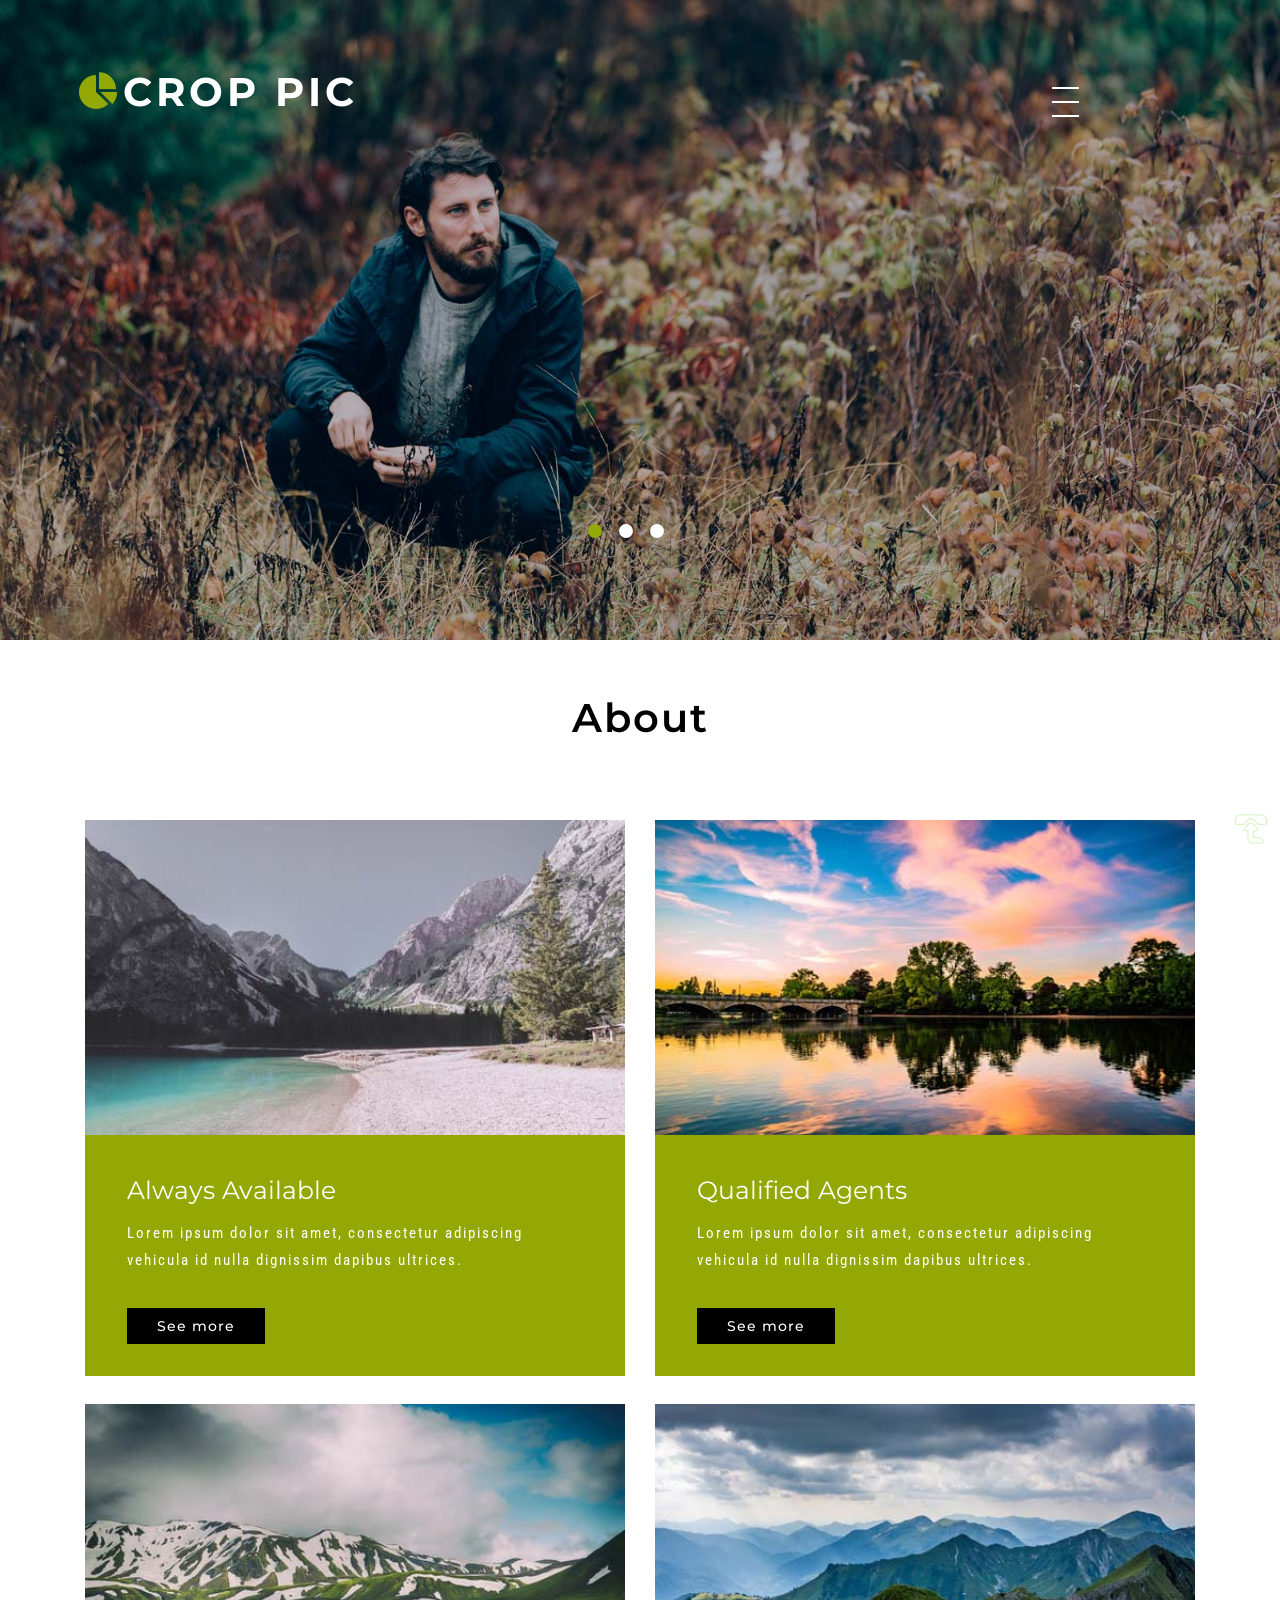
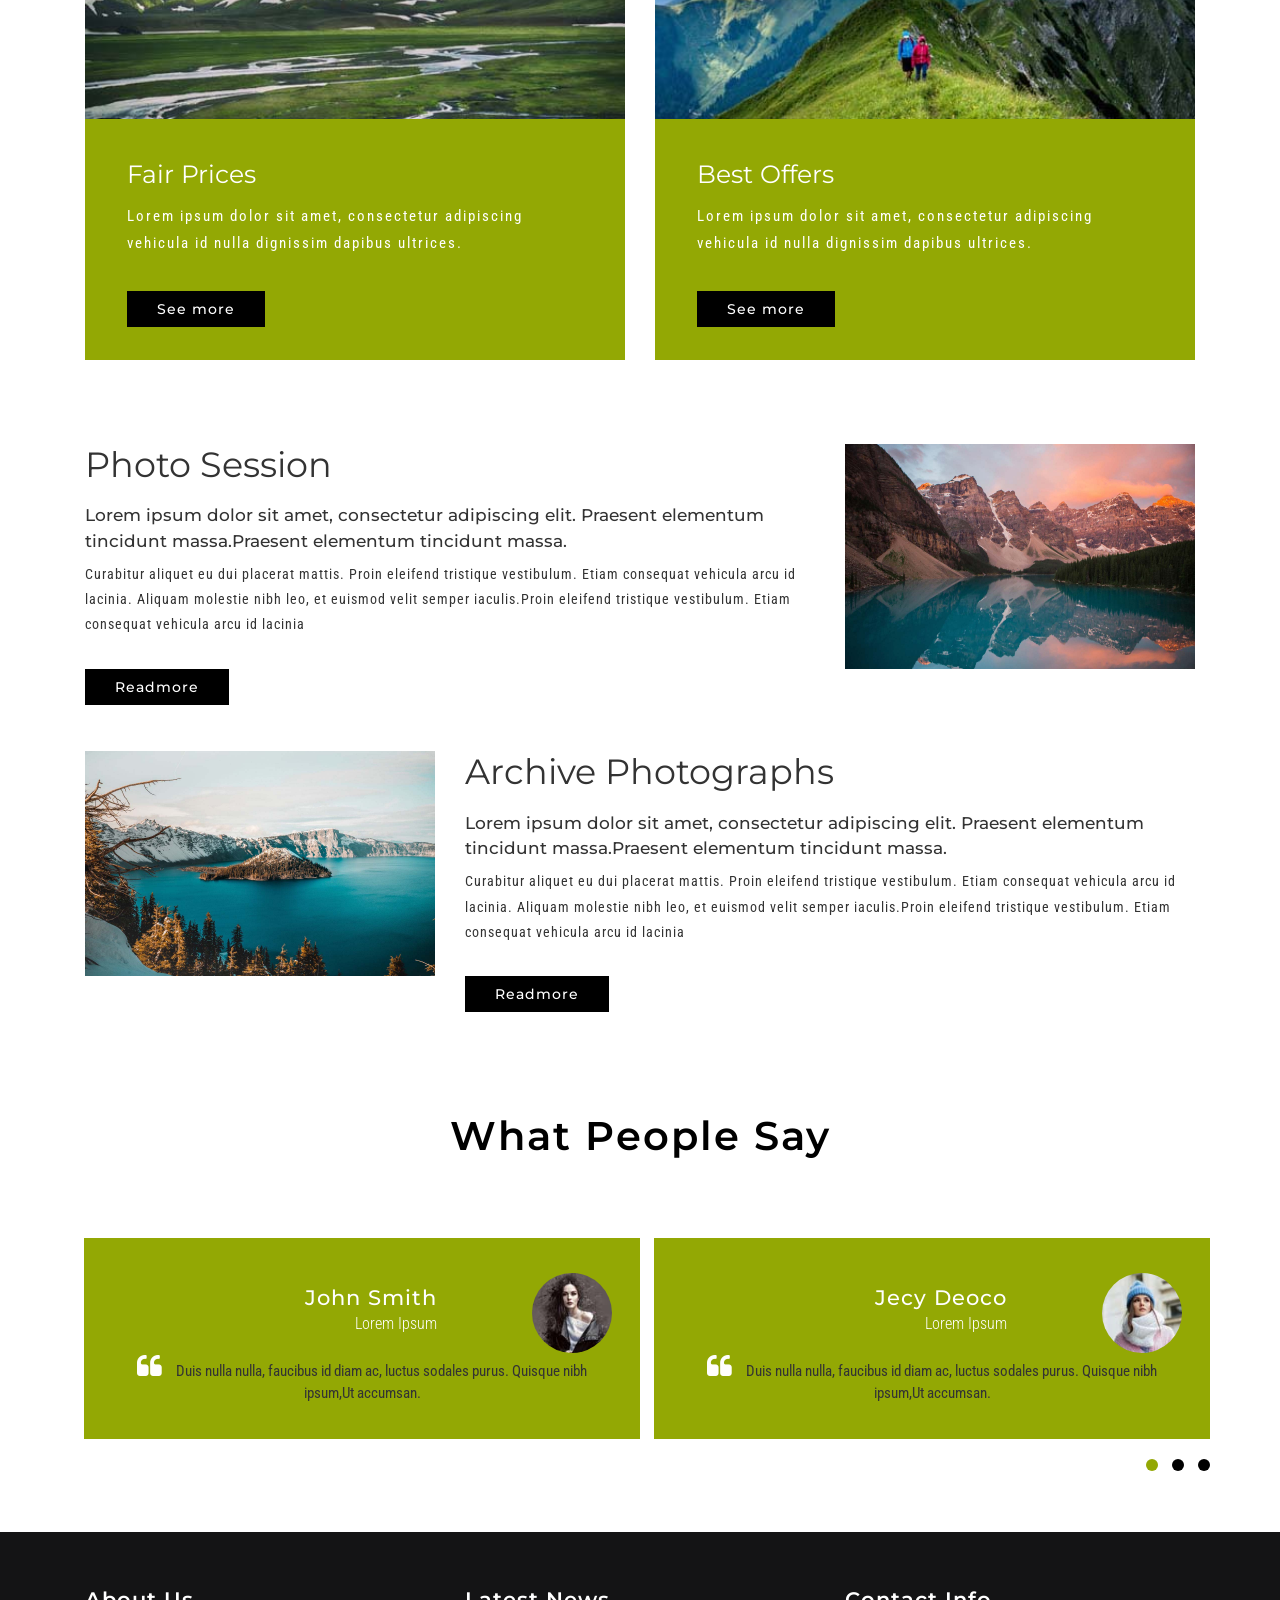
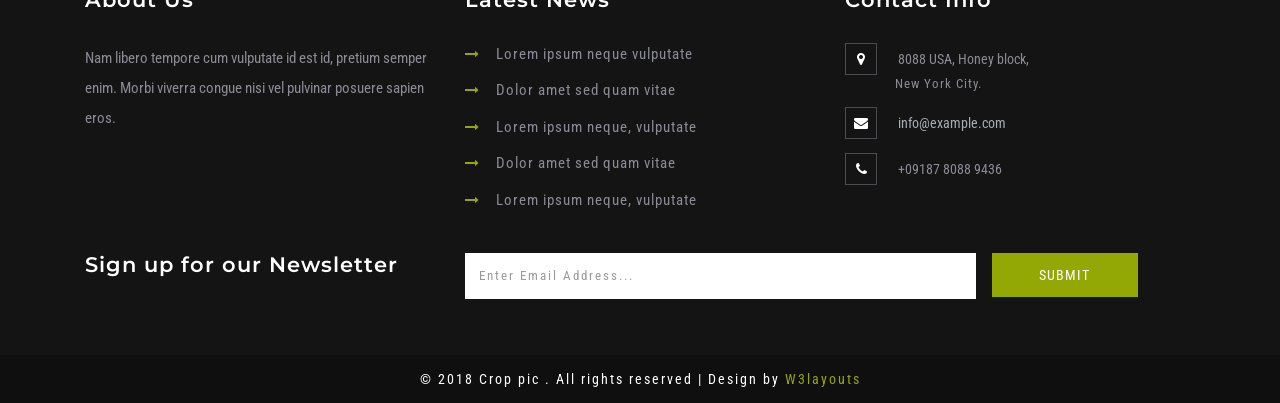
<file: CognitiveServices/Content/web/index.html>
<!--
Author: W3layouts
Author URL: http://w3layouts.com
License: Creative Commons Attribution 3.0 Unported
License URL: http://creativecommons.org/licenses/by/3.0/
-->
<!DOCTYPE html>
<html lang="en">
<head>
<title>Crop Pic A PhotoGallery Category Bootstrap Responsive Template | Home :: w3layouts</title>
<meta name="viewport" content="width=device-width, initial-scale=1">
<meta http-equiv="Content-Type" content="text/html; charset=utf-8" />
<meta name="keywords" content="Crop Pic Responsive web template, Bootstrap Web Templates, Flat Web Templates, Android Compatible web template, 
	SmartPhone Compatible web template, free WebDesigns for Nokia, Samsung, LG, Sony Ericsson, Motorola web design" />
<script type="application/x-javascript"> addEventListener("load", function() { setTimeout(hideURLbar, 0); }, false); function hideURLbar(){ window.scrollTo(0,1); } </script>
<!-- Custom Theme files -->
<link href="css/bootstrap.css" type="text/css" rel="stylesheet" media="all">
<link href="css/style.css" type="text/css" rel="stylesheet" media="all">   
<link href="css/font-awesome.css" rel="stylesheet"> <!-- font-awesome icons --> 
<link rel="stylesheet" href="css/owl.carousel.css" type="text/css" media="all" />

<!-- //Custom Theme files --> 
<!-- js -->
<script src="js/jquery-2.2.3.min.js"></script>  
<!-- //js -->
<!-- web-fonts -->   
<link href="//fonts.googleapis.com/css?family=Montserrat:100,100i,200,200i,300,300i,400,400i,500,500i,600,600i,700,700i,800,800i,900,900i" rel="stylesheet">
<link href="//fonts.googleapis.com/css?family=Roboto+Condensed:300,300i,400,400i,700" rel="stylesheet">

<!-- //web-fonts -->
</head>
<body> 
	 <!-- banner -->
   	<!-- Header -->
		<div class="logo-w3layouts">
			<h1><a href="index.html"><i class="fa fa-pie-chart" aria-hidden="true"></i>Crop Pic</a></h1>
		</div>
		
		<!-- Navigation -->
		<div class="menu">
					<a href="#" class="navicon"></a> 
					<div class="toggle"> 
						<ul class="toggle-menu">
							<li><a href="index.html" class="active"> Home</a></li>
							<li><a href="#about" class="scroll"> About</a></li> 
								<li><a href="services.html"> Services</a></li> 
								<li><a href="icons.html">Web Icons</a></li>
									<li><a href="typography.html">Typography</a></li>
							<li><a href="portfolio.html"> Portfolio</a></li> 
							<li><a  href="mail.html"> Contact Us</a></li>
						</ul>
					</div> 
				</div>   

		<!-- //Navigation -->

		<!-- banner-slider -->
			<div class="w3l_banner_info">
				<div class="slider">
					<div class="callbacks_container">
								<ul class="rslides" id="slider3">
									<li>
										<div class="slider-img">
											<img src="images/b1.jpg" class="img-responsive" alt="impetus">
										</div>
										<div class="slider_banner_info">
											
										</div>

									</li>
									<li>
										<div class="slider-img">
											<img src="images/b5.jpg" class="img-responsive" alt="impetus">
										</div>
										<div class="slider_banner_info">
											
											
										</div>

									</li>
									<li>
										<div class="slider-img">
											<img src="images/b6.jpg" class="img-responsive" alt="impetus">
										</div>
										<div class="slider_banner_info">
											
										</div>

									</li>

								</ul>
					</div>
				</div>
			</div>
			<div class="clearfix"></div>
		<!-- //banner-slider -->
		
	<!-- //Header -->

	<!--//banner-->
	<!--about -->
	<div class="about" id="about">
		<div class="container">
		<div class="wthree_head_all">
				<h3> About</h3>
			</div>
			<div class="w3-about-grids1">
				<div class="col-md-6 w3-about-left">
					<div class="w3-about-left-img">
					<img src="images/a1.jpg" alt="about1">
				</div>
				<div class="w3-about-left-text">
				<h3>Always Available</h3>
				<p>Lorem ipsum dolor sit amet, consectetur adipiscing vehicula id nulla dignissim dapibus ultrices.</p>
				<h5><a href="#"  data-toggle="modal" data-target="#myModal">See more</a></h5>
				</div>
				</div>
				<div class="col-md-6 w3-about-right">
				<div class="w3-about-right-img">
				<img src="images/a2.jpg" alt="about2">
				</div>
				<div class="w3-about-right-text">
				<h3>Qualified Agents</h3>
				<p>Lorem ipsum dolor sit amet, consectetur adipiscing vehicula id nulla dignissim dapibus ultrices.</p>
				<h5><a href="#"  data-toggle="modal" data-target="#myModal1">See more</a></h5>
				</div>
				</div>
				<div class="clearfix"></div>
			</div>
			<div class="w3-about-grids2">
				<div class="col-md-6 w3-about-left1">
				<div class="w3-about-left1-img">
				<img src="images/a3.jpg" alt="about3">
				</div>
				<div class="w3-about-left-text">
				<h3>Fair Prices</h3>
				<p>Lorem ipsum dolor sit amet, consectetur adipiscing vehicula id nulla dignissim dapibus ultrices.</p>
				<h5><a href="#" data-toggle="modal" data-target="#myModal2">See more</a></h5>
				</div>
				</div>
				<div class="col-md-6 w3-about-right1">
				<div class="w3-about-right1-img">
				<img src="images/a4.jpg" alt="about4">
				</div>
				<div class="w3-about-right1-text">
				<h3>Best Offers</h3>
				<p>Lorem ipsum dolor sit amet, consectetur adipiscing vehicula id nulla dignissim dapibus ultrices.</p>
				<h5><a href="#" data-toggle="modal" data-target="#myModal3">See more</a></h5>
				</div>
				</div>
				<div class="clearfix"></div>
			</div>
		</div>
	</div>
	
	<!--//about-->
  <!-- services -->
  
  <div class="w3-services" id="services">
  	<div class="container">
	<div class="w3-services-grid1">
		<div class="col-md-8 w3-services-grid-left">
			<div class="w3-services-left-text">
				<h3>Photo Session</h3>
				<h4>Lorem ipsum dolor sit amet, consectetur adipiscing elit. Praesent elementum tincidunt massa.Praesent elementum tincidunt massa. </h4>
				<p>Curabitur aliquet eu dui placerat mattis. Proin eleifend tristique vestibulum. Etiam consequat vehicula arcu id lacinia. Aliquam molestie nibh leo, et euismod velit semper iaculis.Proin eleifend tristique vestibulum. Etiam consequat vehicula arcu id lacinia</p>
				<h5><a href="#">Readmore</a></h5>
			</div>
		</div>
		<div class="col-md-4 w3-services-grid-right">
		<img src="images/s1.jpg" alt="img">
		</div>
		<div class="clearfix"></div>
	</div>
	<div class="w3-services-grid2">
	<div class="col-md-4 w3-services-grid-left1">
		<img src="images/s2.jpg" alt="img">
	</div>
	<div class="col-md-8 w3-services-grid-right1">
			<div class="w3-services-left-text">
				<h3>Archive Photographs</h3>
				<h4>Lorem ipsum dolor sit amet, consectetur adipiscing elit. Praesent elementum tincidunt massa.Praesent elementum tincidunt massa. </h4>
				<p>Curabitur aliquet eu dui placerat mattis. Proin eleifend tristique vestibulum. Etiam consequat vehicula arcu id lacinia. Aliquam molestie nibh leo, et euismod velit semper iaculis.Proin eleifend tristique vestibulum. Etiam consequat vehicula arcu id lacinia</p>
				<h5><a href="#">Readmore</a></h5>
			</div>
	</div>
	<div class="clearfix"></div>
  </div>
   </div>
     </div>
  
  <!-- //services -->
  <!-- Clients -->
	<div class="clients-main" id="clients">
		<div class="container">
			<!-- Owl-Carousel -->
			<div class="wthree_head_all">
				<h3> What People Say</h3>
			</div>
			<div id="owl-demo" class="owl-carousel text-center clients-right">
				<div class="item g1">
					<div class="agile-dish-caption">
						<h4>John Smith</h4>
						<span>Lorem Ipsum</span>
					</div>
					<img class="lazyOwl" src="images/c1.jpg" alt="" />
					<div class="clearfix"></div>
					<p class="para-w3-agile"><span class="fa fa-quote-left" aria-hidden="true"></span>Duis nulla nulla, faucibus id diam ac, luctus sodales purus.
						Quisque nibh ipsum,Ut accumsan.</p>
				</div>
				<div class="item g1">
					<div class="agile-dish-caption">
						<h4>Jecy Deoco</h4>
						<span>Lorem Ipsum</span>
					</div>
					<img class="lazyOwl" src="images/c22.jpg" alt="" />
					<div class="clearfix"></div>
					<p class="para-w3-agile"><span class="fa fa-quote-left" aria-hidden="true"></span>Duis nulla nulla, faucibus id diam ac, luctus sodales purus.
						Quisque nibh ipsum,Ut accumsan.</p>
				</div>
				<div class="item g1">
					<div class="agile-dish-caption">
						<h4>Devid Fahim</h4>
						<span>Lorem Ipsum</span>
					</div>
					<img class="lazyOwl" src="images/c3.jpg" alt="" />
					<div class="clearfix"></div>
					<p class="para-w3-agile"><span class="fa fa-quote-left" aria-hidden="true"></span>Duis nulla nulla, faucibus id diam ac, luctus sodales purus.
						Quisque nibh ipsum,Ut accumsan.</p>
				</div>
				<div class="item g1">
					<div class="agile-dish-caption">
						<h4>Honey Jisa</h4>
						<span>Lorem Ipsum</span>
					</div>
					<img class="lazyOwl" src="images/c1.jpg" alt="" />
					<div class="clearfix"></div>
					<p class="para-w3-agile"><span class="fa fa-quote-left" aria-hidden="true"></span>Duis nulla nulla, faucibus id diam ac, luctus sodales purus.
						Quisque nibh ipsum,Ut accumsan.</p>
				</div>
				<div class="item g1">
					<div class="agile-dish-caption">
						<h4>Jecy Deoco</h4>
						<span>Lorem Ipsum</span>
					</div>
					<img class="lazyOwl" src="images/c22.jpg" alt="" />
					<div class="clearfix"></div>
					<p class="para-w3-agile"><span class="fa fa-quote-left" aria-hidden="true"></span>Duis nulla nulla, faucibus id diam ac, luctus sodales purus.
						Quisque nibh ipsum,Ut accumsan.</p>
				</div>
				<div class="item g1">
					<div class="agile-dish-caption">
						<h4>Devid Fahim</h4>
						<span>Lorem Ipsum</span>
					</div>
					<img class="lazyOwl" src="images/c3.jpg" alt="" />
					<div class="clearfix"></div>
					<p class="para-w3-agile"><span class="fa fa-quote-left" aria-hidden="true"></span>Duis nulla nulla, faucibus id diam ac, luctus sodales purus.
						Quisque nibh ipsum,Ut accumsan.</p>
				</div>
			</div>
			<!--// Owl-Carousel -->
		</div>
	</div>
	<!--// Clients -->
<!-- footer -->
	<div class="footer_top_agileits">
		<div class="container">
			<div class="col-md-4 footer_grid">
				<h3>About Us</h3>
				<p>Nam libero tempore cum vulputate id est id, pretium semper enim. Morbi viverra congue nisi vel pulvinar posuere sapien
					eros.
				</p>
			</div>
			<div class="col-md-4 footer_grid">
				<h3>Latest News</h3>
				<ul class="footer_grid_list">
					<li><i class="fa fa-long-arrow-right" aria-hidden="true"></i>
						<a href="#" data-toggle="modal" data-target="#myModal">Lorem ipsum neque vulputate </a>
					</li>
					<li><i class="fa fa-long-arrow-right" aria-hidden="true"></i>
						<a href="#" data-toggle="modal" data-target="#myModal">Dolor amet sed quam vitae</a>
					</li>
					<li><i class="fa fa-long-arrow-right" aria-hidden="true"></i>
						<a href="#" data-toggle="modal" data-target="#myModal">Lorem ipsum neque, vulputate </a>
					</li>
					<li><i class="fa fa-long-arrow-right" aria-hidden="true"></i>
						<a href="#" data-toggle="modal" data-target="#myModal">Dolor amet sed quam vitae</a>
					</li>
					<li><i class="fa fa-long-arrow-right" aria-hidden="true"></i>
						<a href="#" data-toggle="modal" data-target="#myModal">Lorem ipsum neque, vulputate </a>
					</li>
				</ul>
			</div>
			<div class="col-md-4 footer_grid">
				<h3>Contact Info</h3>
				<ul class="address">
					<li><i class="fa fa-map-marker" aria-hidden="true"></i>8088 USA, Honey block, <span>New York City.</span></li>
					<li><i class="fa fa-envelope" aria-hidden="true"></i><a href="mailto:info@example.com">info@example.com</a></li>
					<li><i class="fa fa-phone" aria-hidden="true"></i>+09187 8088 9436</li>
				</ul>
			</div>
			<div class="clearfix"> </div>
			<div class="footer_grids">
				<div class="col-md-4 footer_grid_left">
					<h3>Sign up for our Newsletter</h3>
				</div>
				<div class="col-md-8 footer_grid_right">

					<form action="#" method="post">
						<input type="email" name="Email" placeholder="Enter Email Address..." required="">
						<input type="submit" value="Submit">
					</form>
				</div>
				<div class="clearfix"> </div>
			</div>
		</div>
	</div>
	<div class="footer_w3ls">
		<div class="container">
					<div class="footer_bottom1">
						<p>© 2018 Crop pic . All rights reserved | Design by <a href="http://w3layouts.com">W3layouts</a></p>
					</div>
		</div>
	</div>
	<!-- //footer -->
<!-- bootstrap-modal-pop-up -->
	<div class="modal video-modal fade" id="myModal" tabindex="-1" role="dialog" aria-labelledby="myModal">
		<div class="modal-dialog" role="document">
			<div class="modal-content">
				<div class="modal-header">
					Crop Pic
					<button type="button" class="close" data-dismiss="modal" aria-label="Close"><span aria-hidden="true">&times;</span></button>						
				</div>
					<div class="modal-body">
						<img src="images/img1.jpg" alt=" " class="img-responsive" />
						<p>Ut enim ad minima veniam, quis nostrum 
							exercitationem ullam corporis suscipit laboriosam, 
							nisi ut aliquid ex ea commodi consequatur? Quis autem 
							vel eum iure reprehenderit qui in ea voluptate velit 
							esse quam nihil molestiae consequatur, vel illum qui 
							dolorem eum fugiat quo voluptas nulla pariatur.
							<i>" Quis autem vel eum iure reprehenderit qui in ea voluptate velit 
								esse quam nihil molestiae consequatur.</i></p>
					</div>
			</div>
		</div>
	</div>
		<!-- bootstrap-modal-pop-up -->
	<div class="modal video-modal fade" id="myModal1" tabindex="-1" role="dialog" aria-labelledby="myModal">
		<div class="modal-dialog" role="document">
			<div class="modal-content">
				<div class="modal-header">
					Crop Pic
					<button type="button" class="close" data-dismiss="modal" aria-label="Close"><span aria-hidden="true">&times;</span></button>						
				</div>
					<div class="modal-body">
						<img src="images/img2.jpg" alt=" " class="img-responsive" />
						<p>Ut enim ad minima veniam, quis nostrum 
							exercitationem ullam corporis suscipit laboriosam, 
							nisi ut aliquid ex ea commodi consequatur? Quis autem 
							vel eum iure reprehenderit qui in ea voluptate velit 
							esse quam nihil molestiae consequatur, vel illum qui 
							dolorem eum fugiat quo voluptas nulla pariatur.
							<i>" Quis autem vel eum iure reprehenderit qui in ea voluptate velit 
								esse quam nihil molestiae consequatur.</i></p>
					</div>
			</div>
		</div>
	</div>
<!-- //bootstrap-modal-pop-up --> 
	<!-- bootstrap-modal-pop-up -->
	<div class="modal video-modal fade" id="myModal2" tabindex="-1" role="dialog" aria-labelledby="myModal">
		<div class="modal-dialog" role="document">
			<div class="modal-content">
				<div class="modal-header">
					Crop Pic
					<button type="button" class="close" data-dismiss="modal" aria-label="Close"><span aria-hidden="true">&times;</span></button>						
				</div>
					<div class="modal-body">
						<img src="images/img3.jpg" alt=" " class="img-responsive" />
						<p>Ut enim ad minima veniam, quis nostrum 
							exercitationem ullam corporis suscipit laboriosam, 
							nisi ut aliquid ex ea commodi consequatur? Quis autem 
							vel eum iure reprehenderit qui in ea voluptate velit 
							esse quam nihil molestiae consequatur, vel illum qui 
							dolorem eum fugiat quo voluptas nulla pariatur.
							<i>" Quis autem vel eum iure reprehenderit qui in ea voluptate velit 
								esse quam nihil molestiae consequatur.</i></p>
					</div>
			</div>
		</div>
	</div>
<!-- //bootstrap-modal-pop-up --> 
	<!-- bootstrap-modal-pop-up -->
	<div class="modal video-modal fade" id="myModal3" tabindex="-1" role="dialog" aria-labelledby="myModal">
		<div class="modal-dialog" role="document">
			<div class="modal-content">
				<div class="modal-header">
					Crop Pic
					<button type="button" class="close" data-dismiss="modal" aria-label="Close"><span aria-hidden="true">&times;</span></button>						
				</div>
					<div class="modal-body">
						<img src="images/img4.jpg" alt=" " class="img-responsive" />
						<p>Ut enim ad minima veniam, quis nostrum 
							exercitationem ullam corporis suscipit laboriosam, 
							nisi ut aliquid ex ea commodi consequatur? Quis autem 
							vel eum iure reprehenderit qui in ea voluptate velit 
							esse quam nihil molestiae consequatur, vel illum qui 
							dolorem eum fugiat quo voluptas nulla pariatur.
							<i>" Quis autem vel eum iure reprehenderit qui in ea voluptate velit 
								esse quam nihil molestiae consequatur.</i></p>
					</div>
			</div>
		</div>
	</div>
<!-- //bootstrap-modal-pop-up --> 
<!-- //bootstrap-modal-pop-up --> 
	<!-- menu-js -->
	<script>
		$('.navicon').on('click', function (e) {
		  e.preventDefault();
		  $(this).toggleClass('navicon--active');
		  $('.toggle').toggleClass('toggle--active');
		});
	</script> 
	<!-- //menu-js -->
	<!--banner Slider starts Here-->
						<script src="js/responsiveslides.min.js"></script>
							<script>
								// You can also use "$(window).load(function() {"
								$(function () {
								  // Slideshow 4
								  $("#slider3").responsiveSlides({
									auto: true,
									pager:true,
									nav:false,
									speed: 500,
									namespace: "callbacks",
									before: function () {
									  $('.events').append("<li>before event fired.</li>");
									},
									after: function () {
									  $('.events').append("<li>after event fired.</li>");
									}
								  });
							
								});
							 </script>

							<!--banner Slider starts Here-->
								<!-- Owl-Carousel-JavaScript -->
	<script src="js/owl.carousel.js"></script>
	<script>
		$(document).ready(function () {
			$("#owl-demo").owlCarousel({
				items: 2,
				lazyLoad: true,
				autoPlay: false,
				pagination: true,
			});
		});
	</script>
	<!-- //Owl-Carousel-JavaScript -->

	<script src="js/SmoothScroll.min.js"></script> 
	<!-- start-smooth-scrolling --> 
	<script type="text/javascript" src="js/move-top.js"></script>
	<script type="text/javascript" src="js/easing.js"></script>	
	<script type="text/javascript">
			jQuery(document).ready(function($) {
				$(".scroll").click(function(event){		
					event.preventDefault();
			
			$('html,body').animate({scrollTop:$(this.hash).offset().top},1000);
				});
			});
	</script>
	<!-- //end-smooth-scrolling -->	 
	<!-- smooth-scrolling-of-move-up -->
	<script type="text/javascript">
		$(document).ready(function() {
			/*
			var defaults = {
				containerID: 'toTop', // fading element id
				containerHoverID: 'toTopHover', // fading element hover id
				scrollSpeed: 1200,
				easingType: 'linear' 
			};
			*/
			
			$().UItoTop({ easingType: 'easeOutQuart' });
			
		});
	</script>
	<!-- //smooth-scrolling-of-move-up -->   
	<!-- Bootstrap core JavaScript
    ================================================== -->
    <!-- Placed at the end of the document so the pages load faster -->
    <script src="js/bootstrap.js"></script>
</body>
</html>
</file>
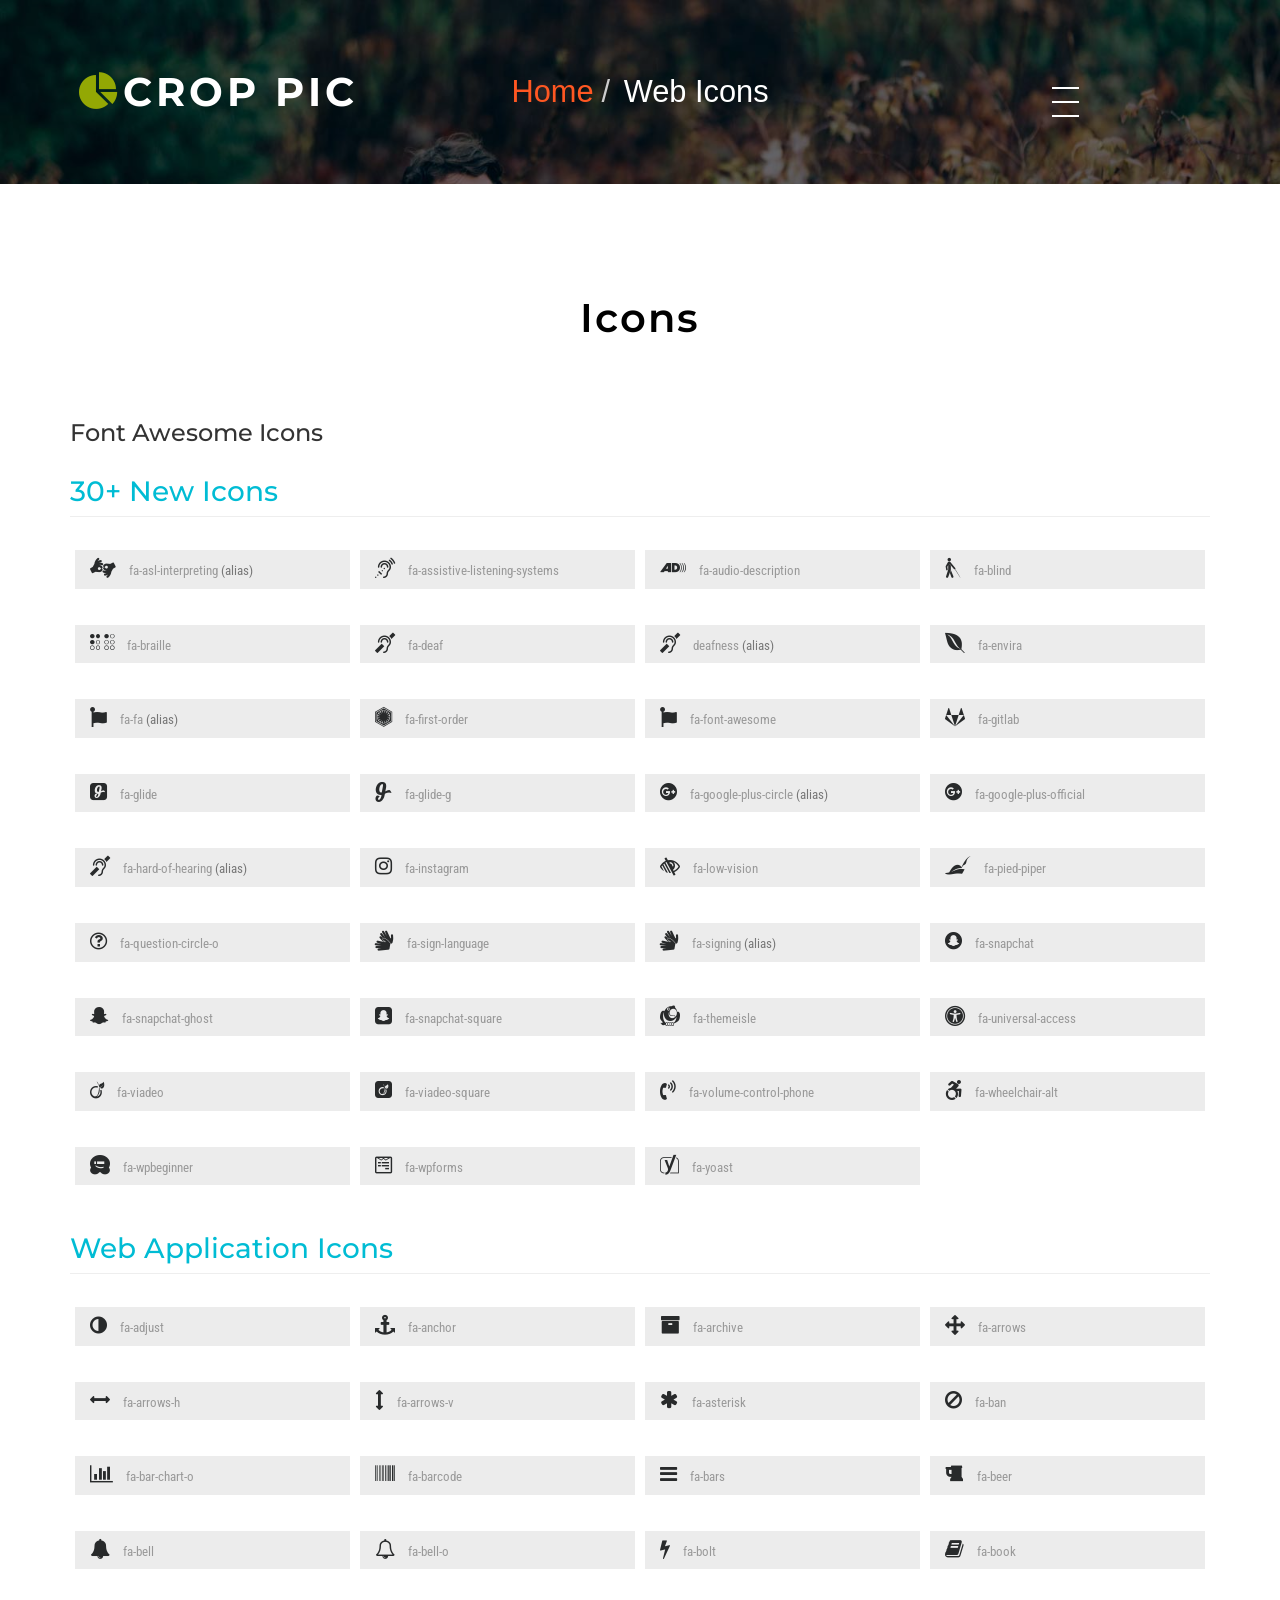
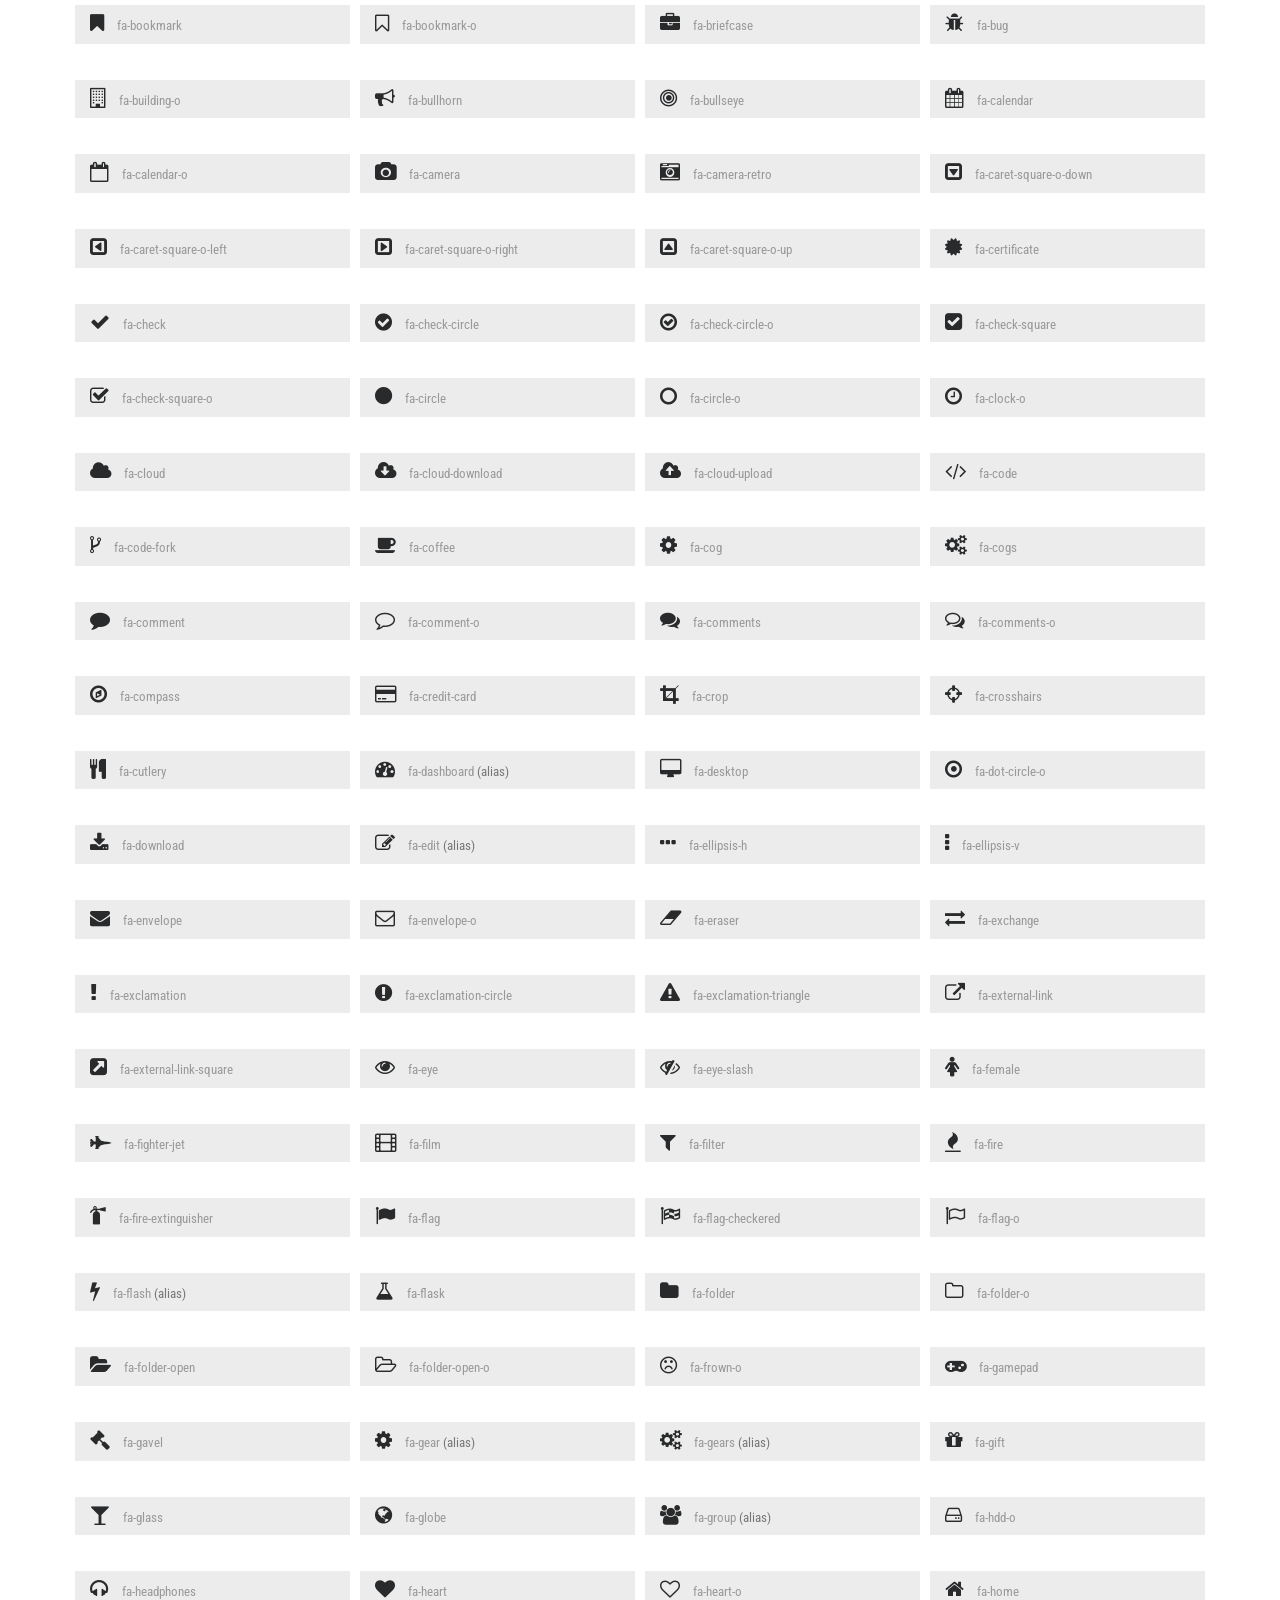
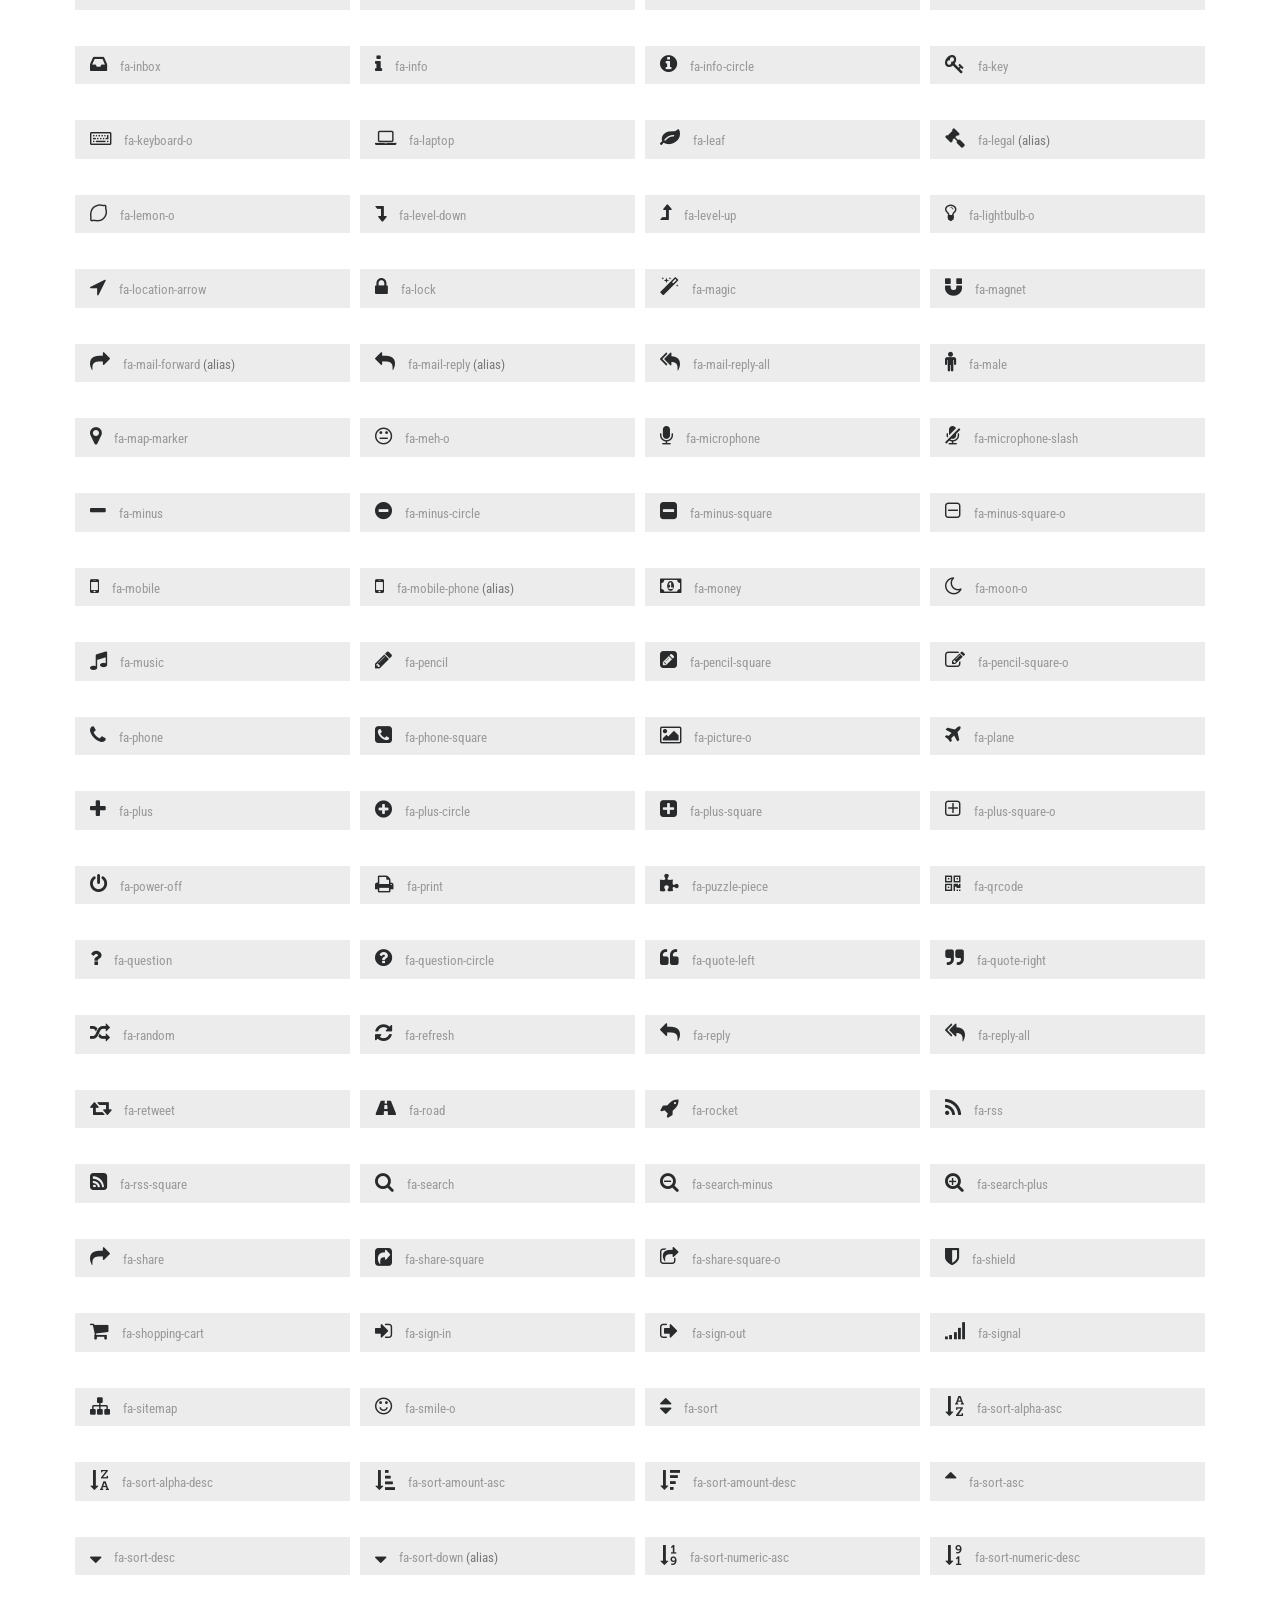
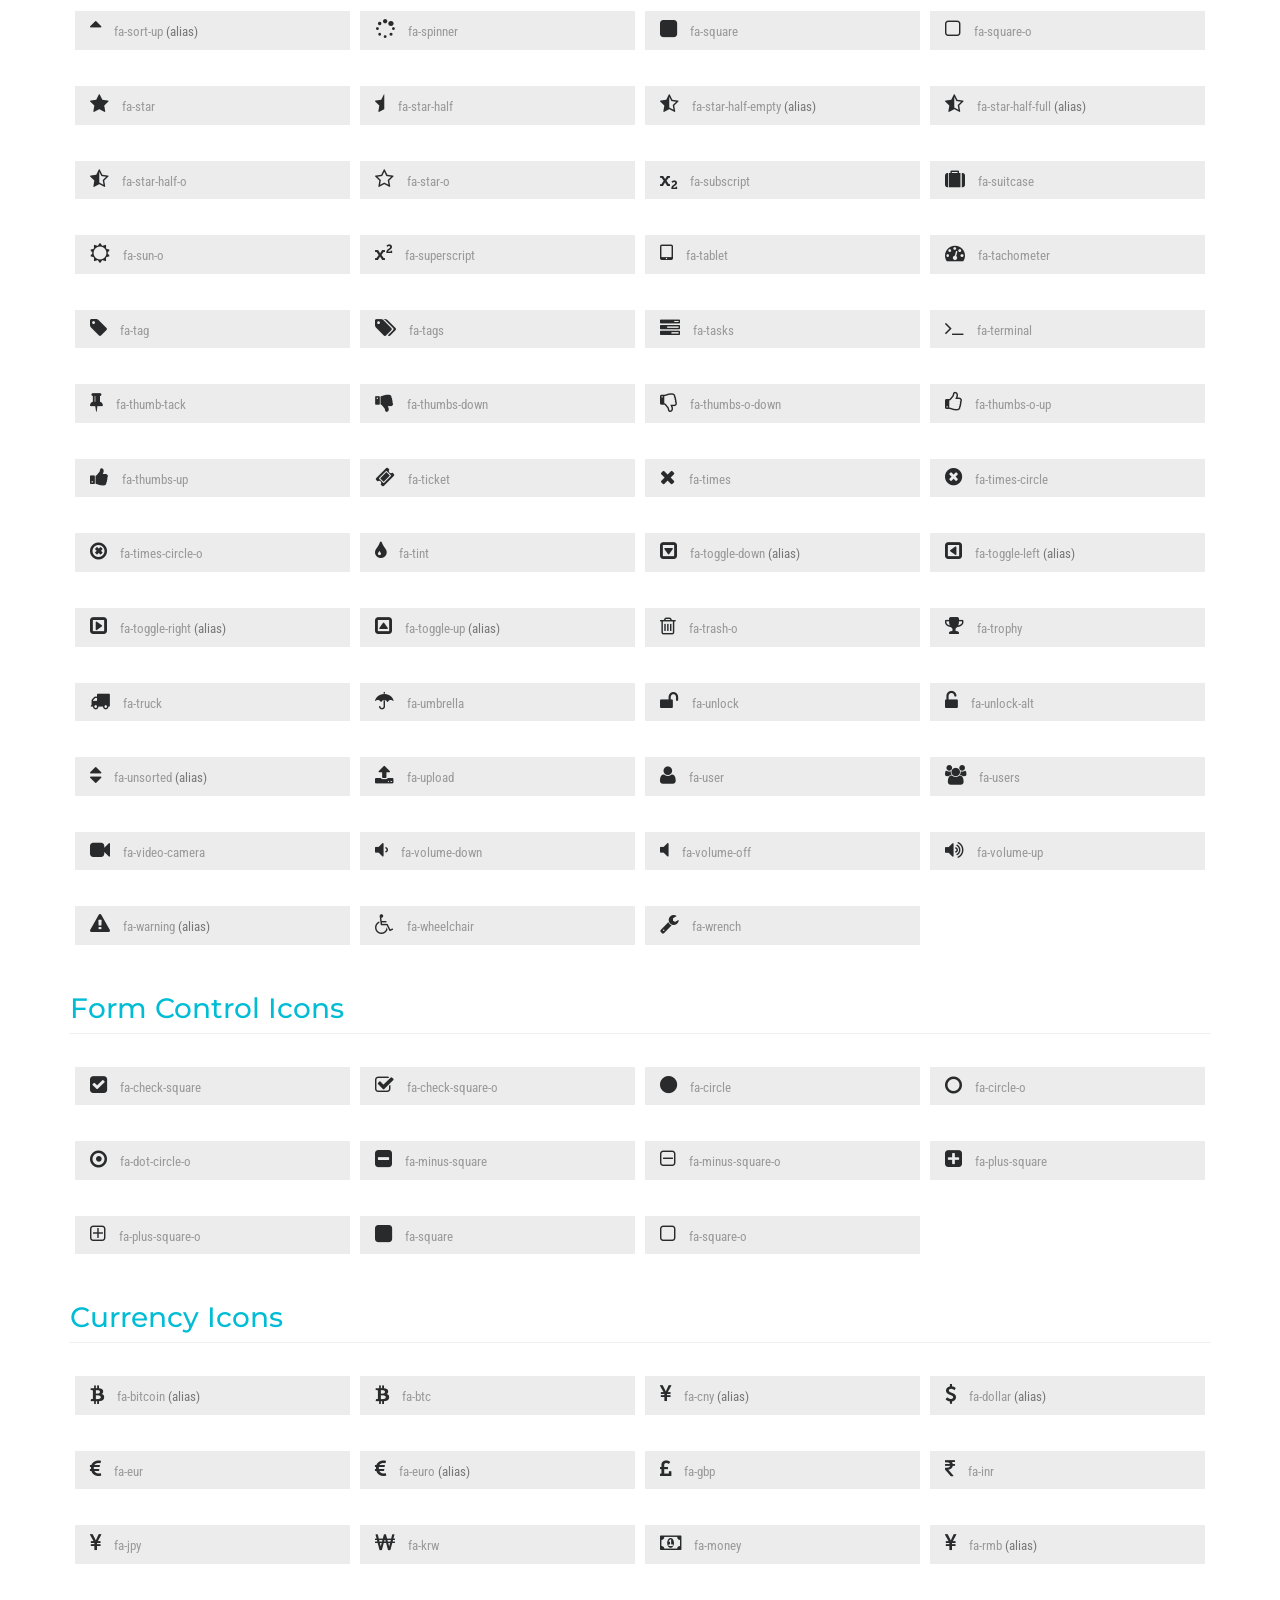
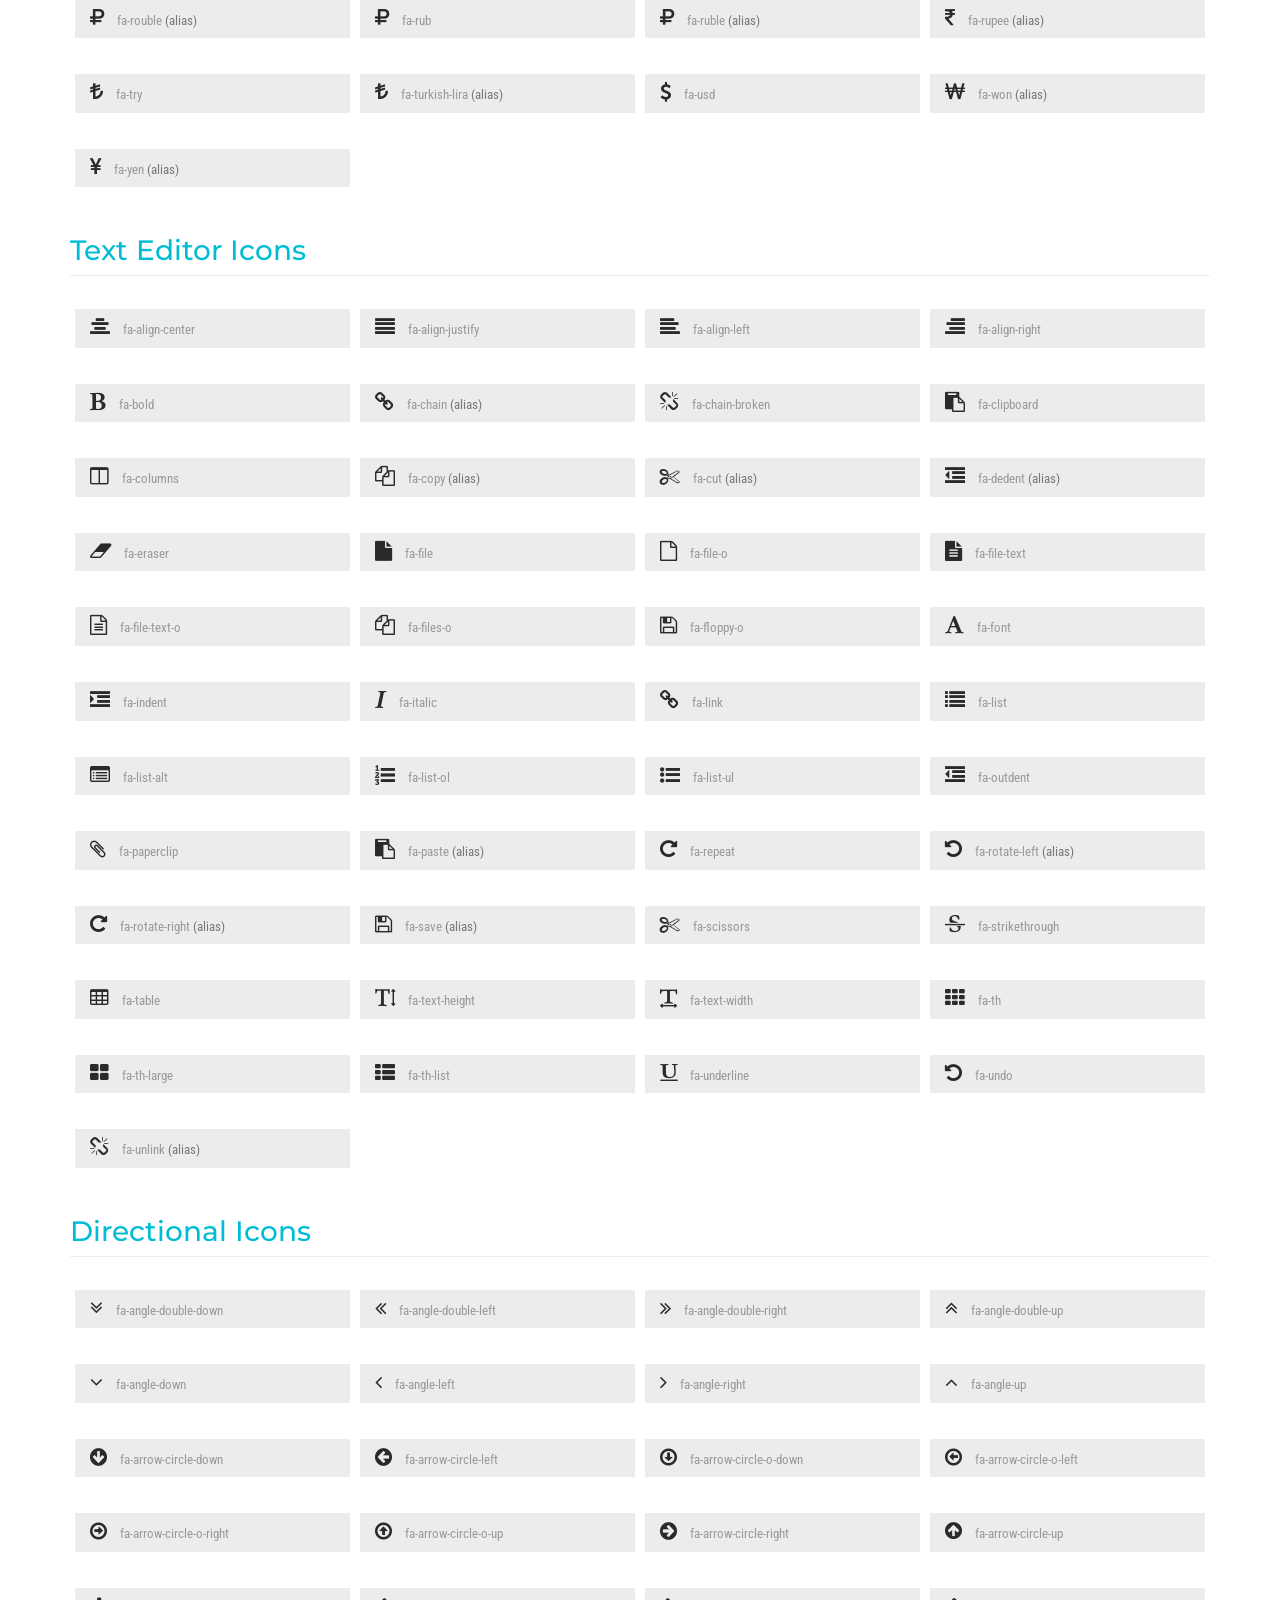
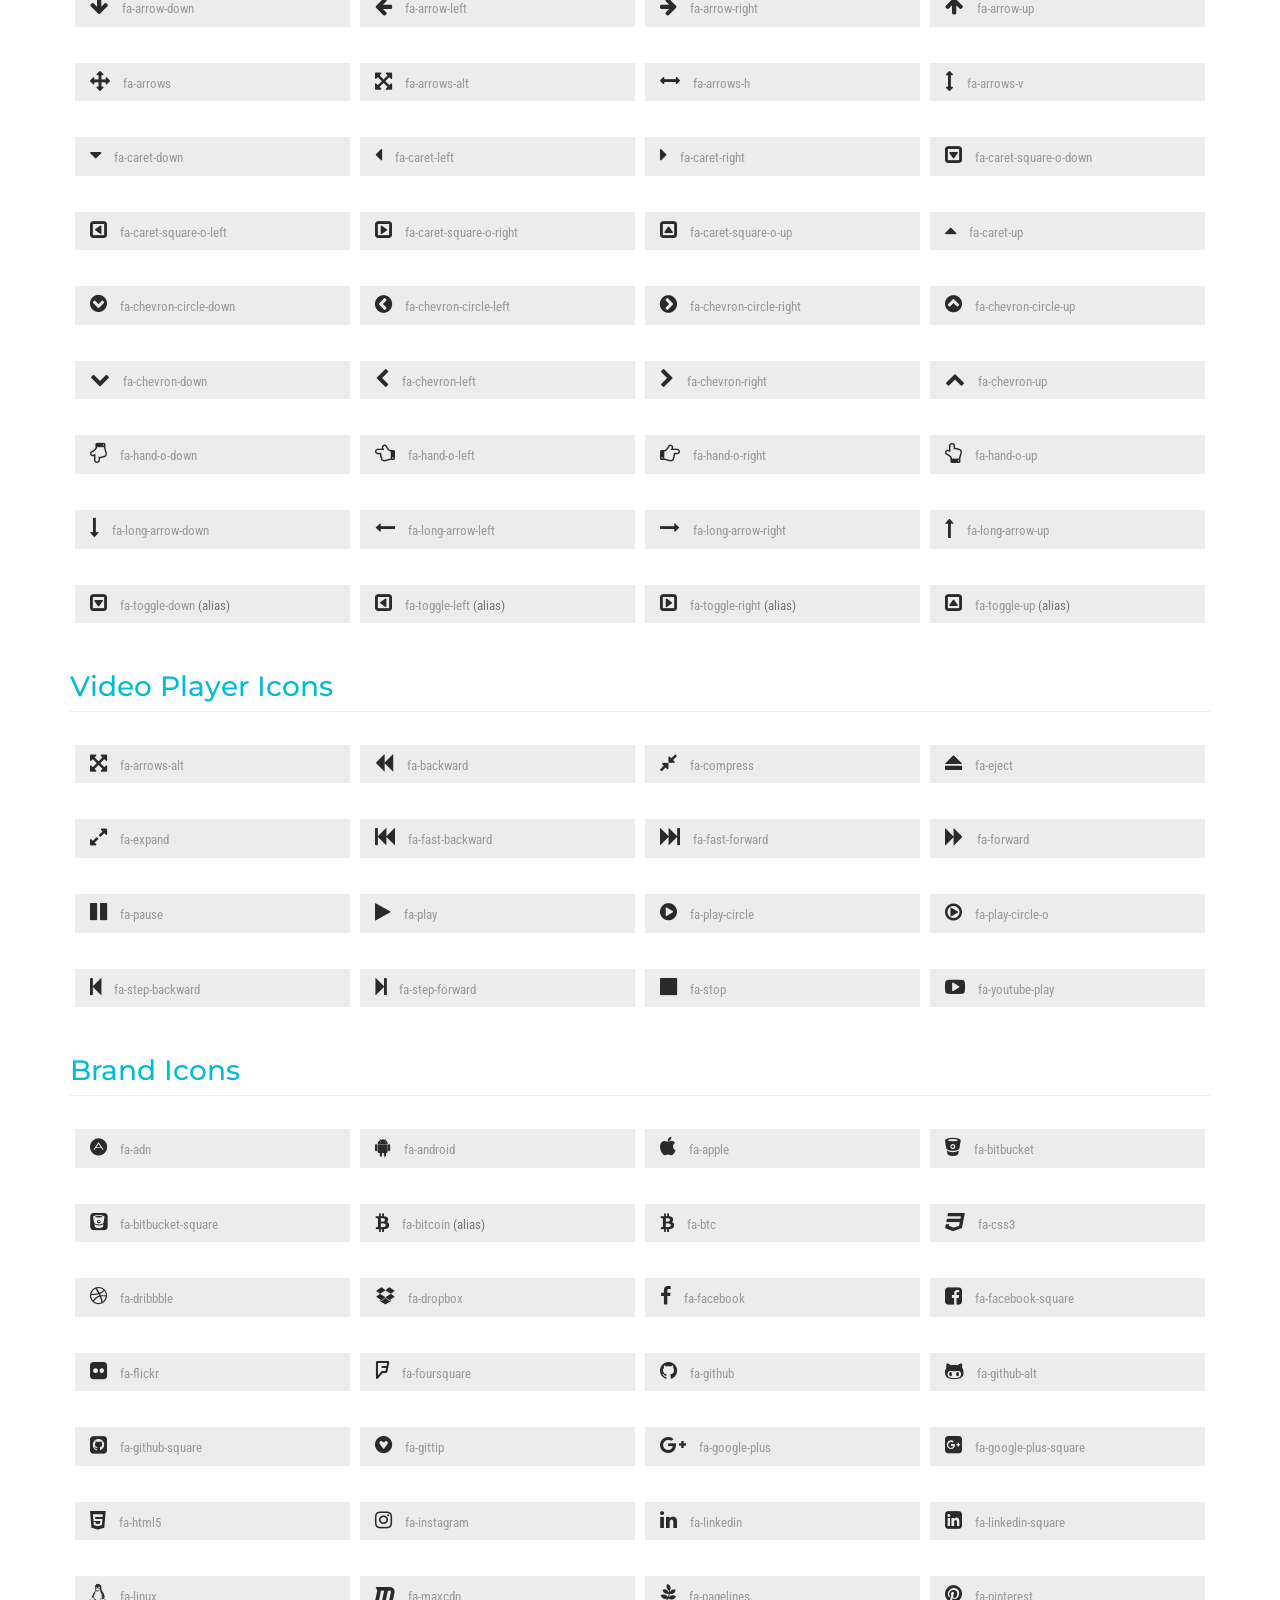
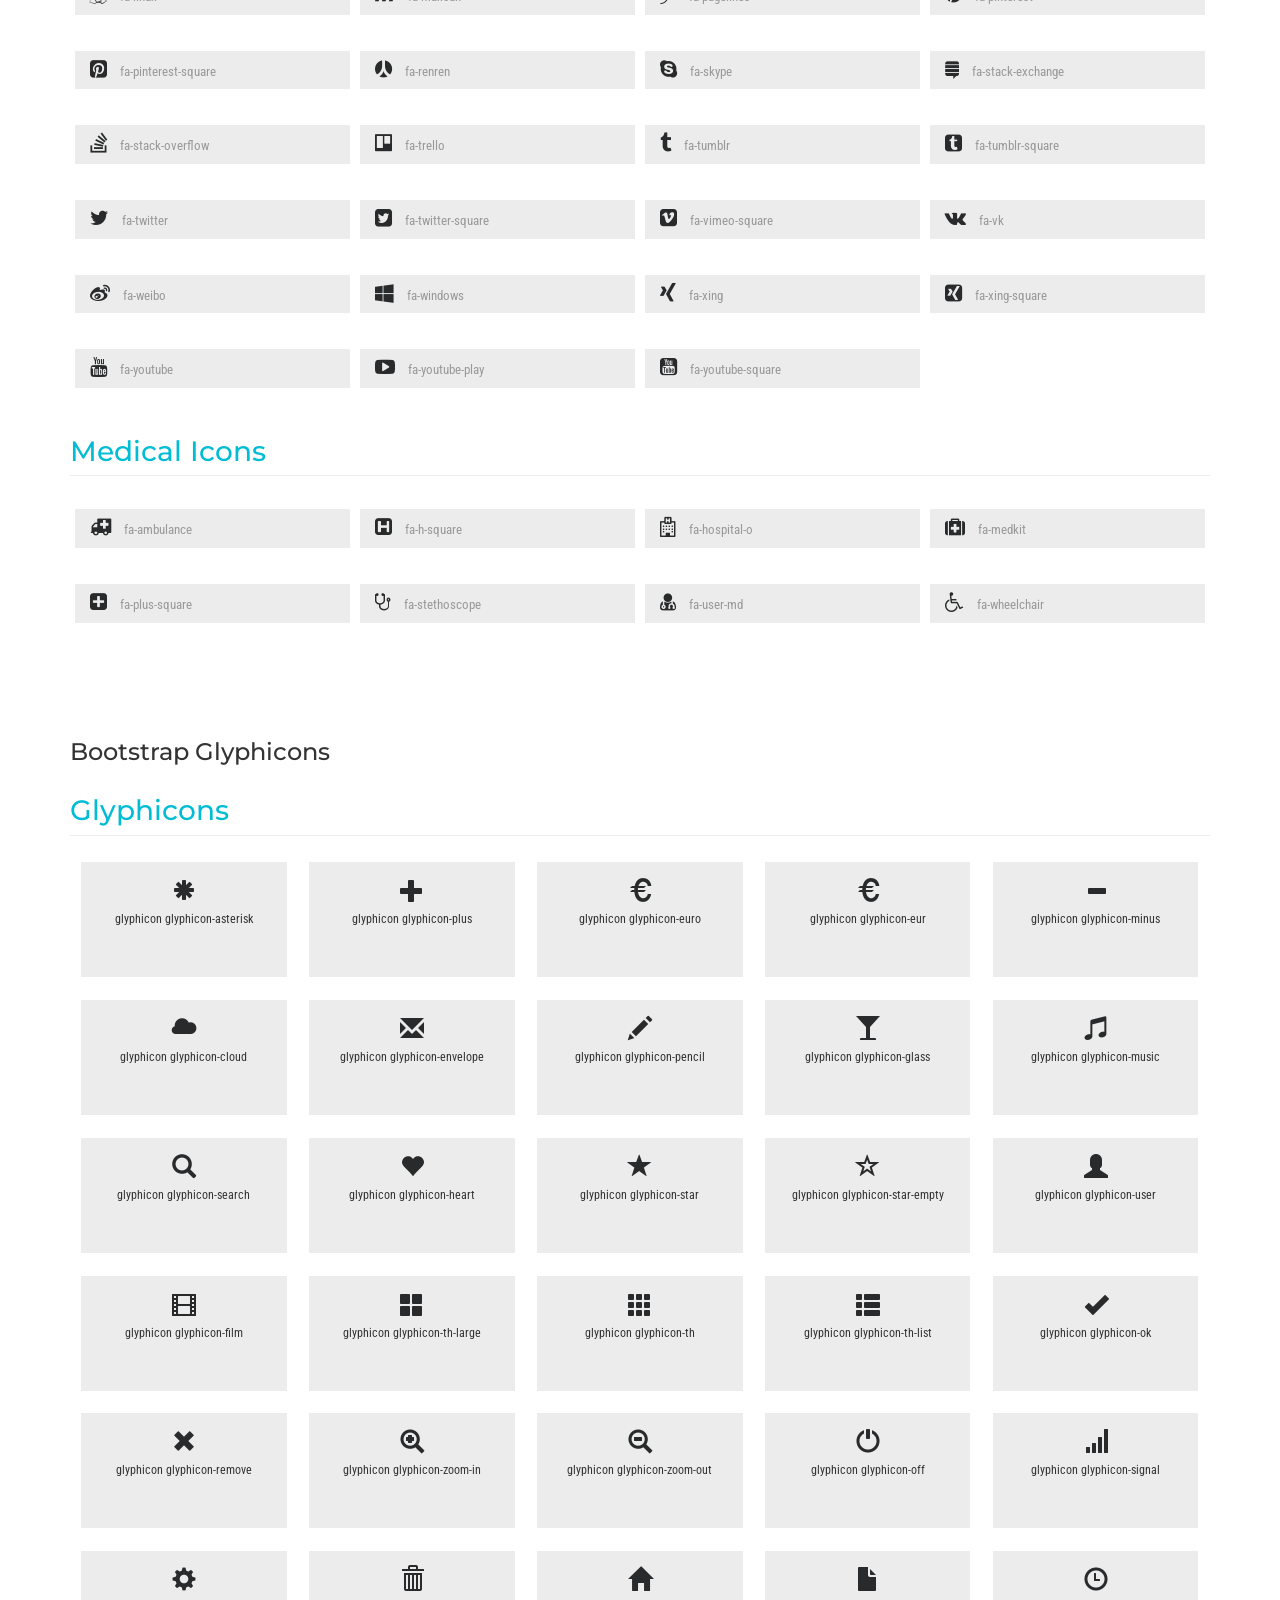
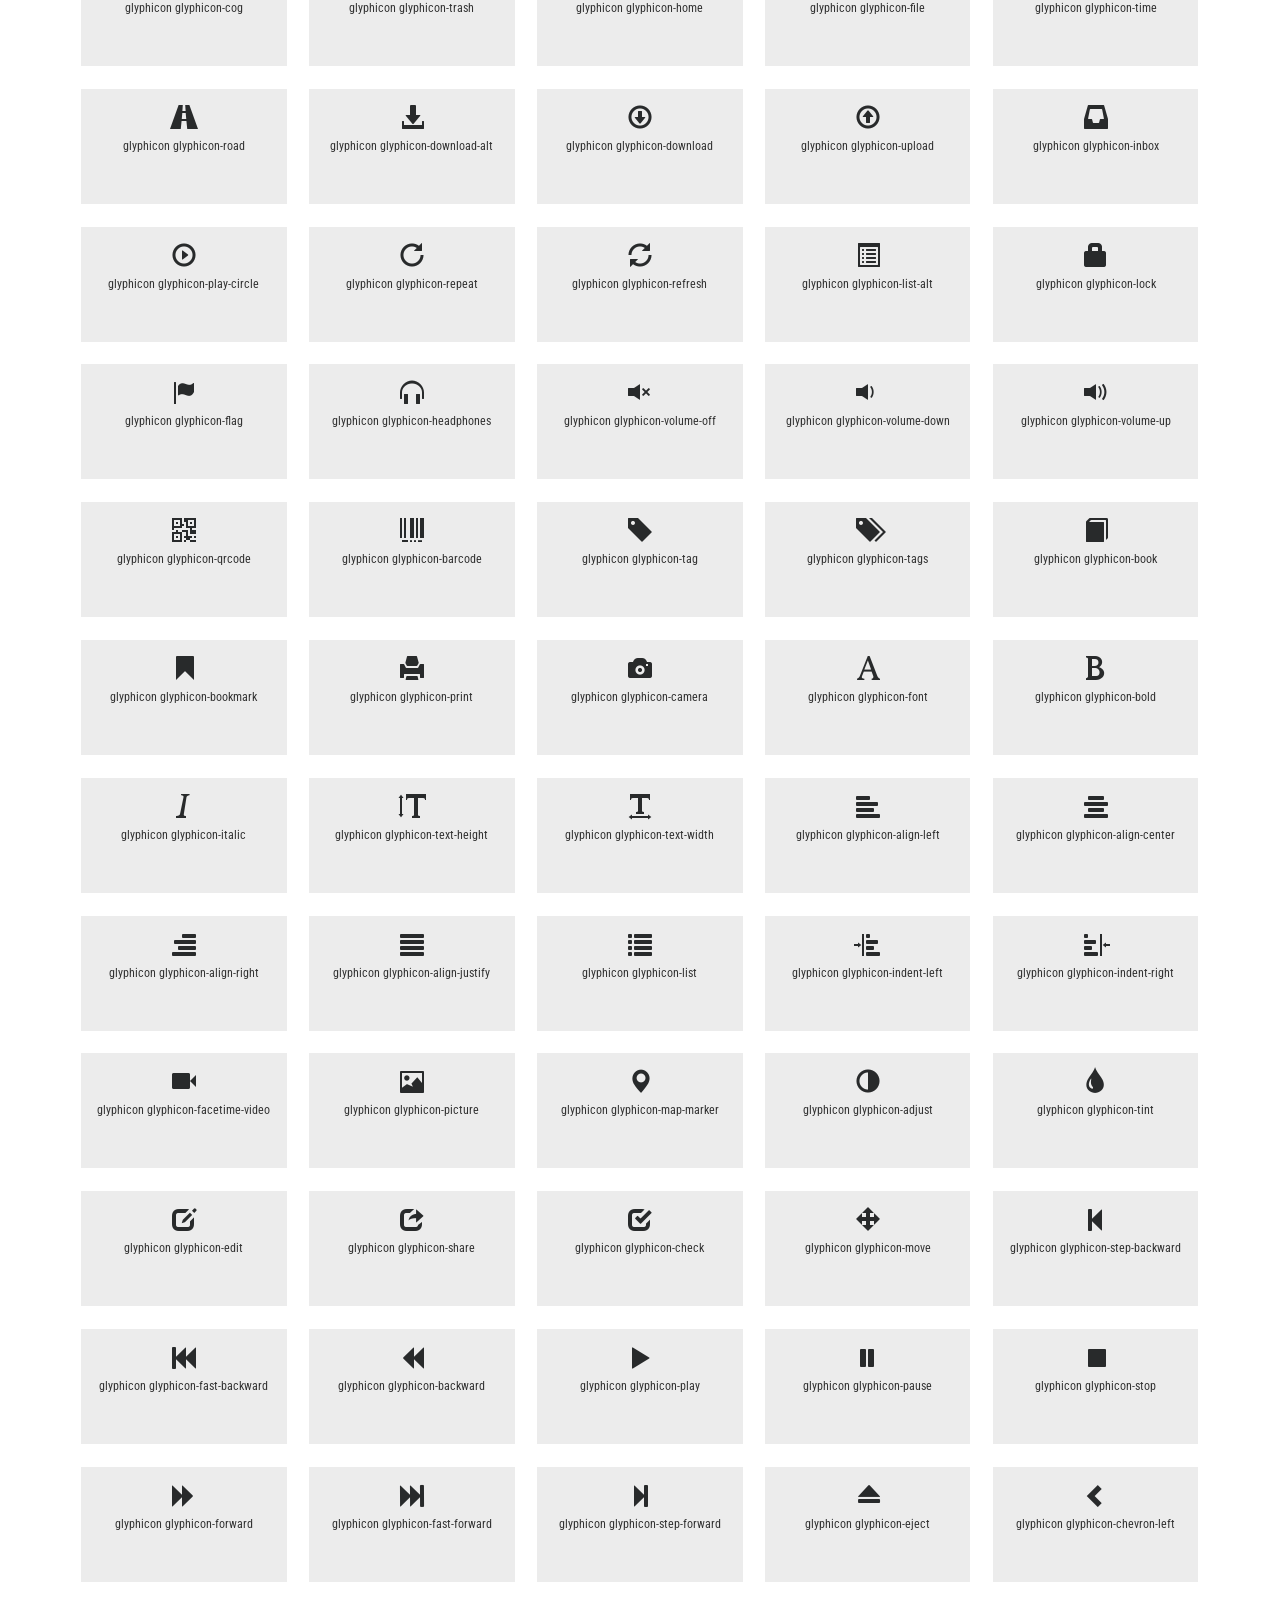
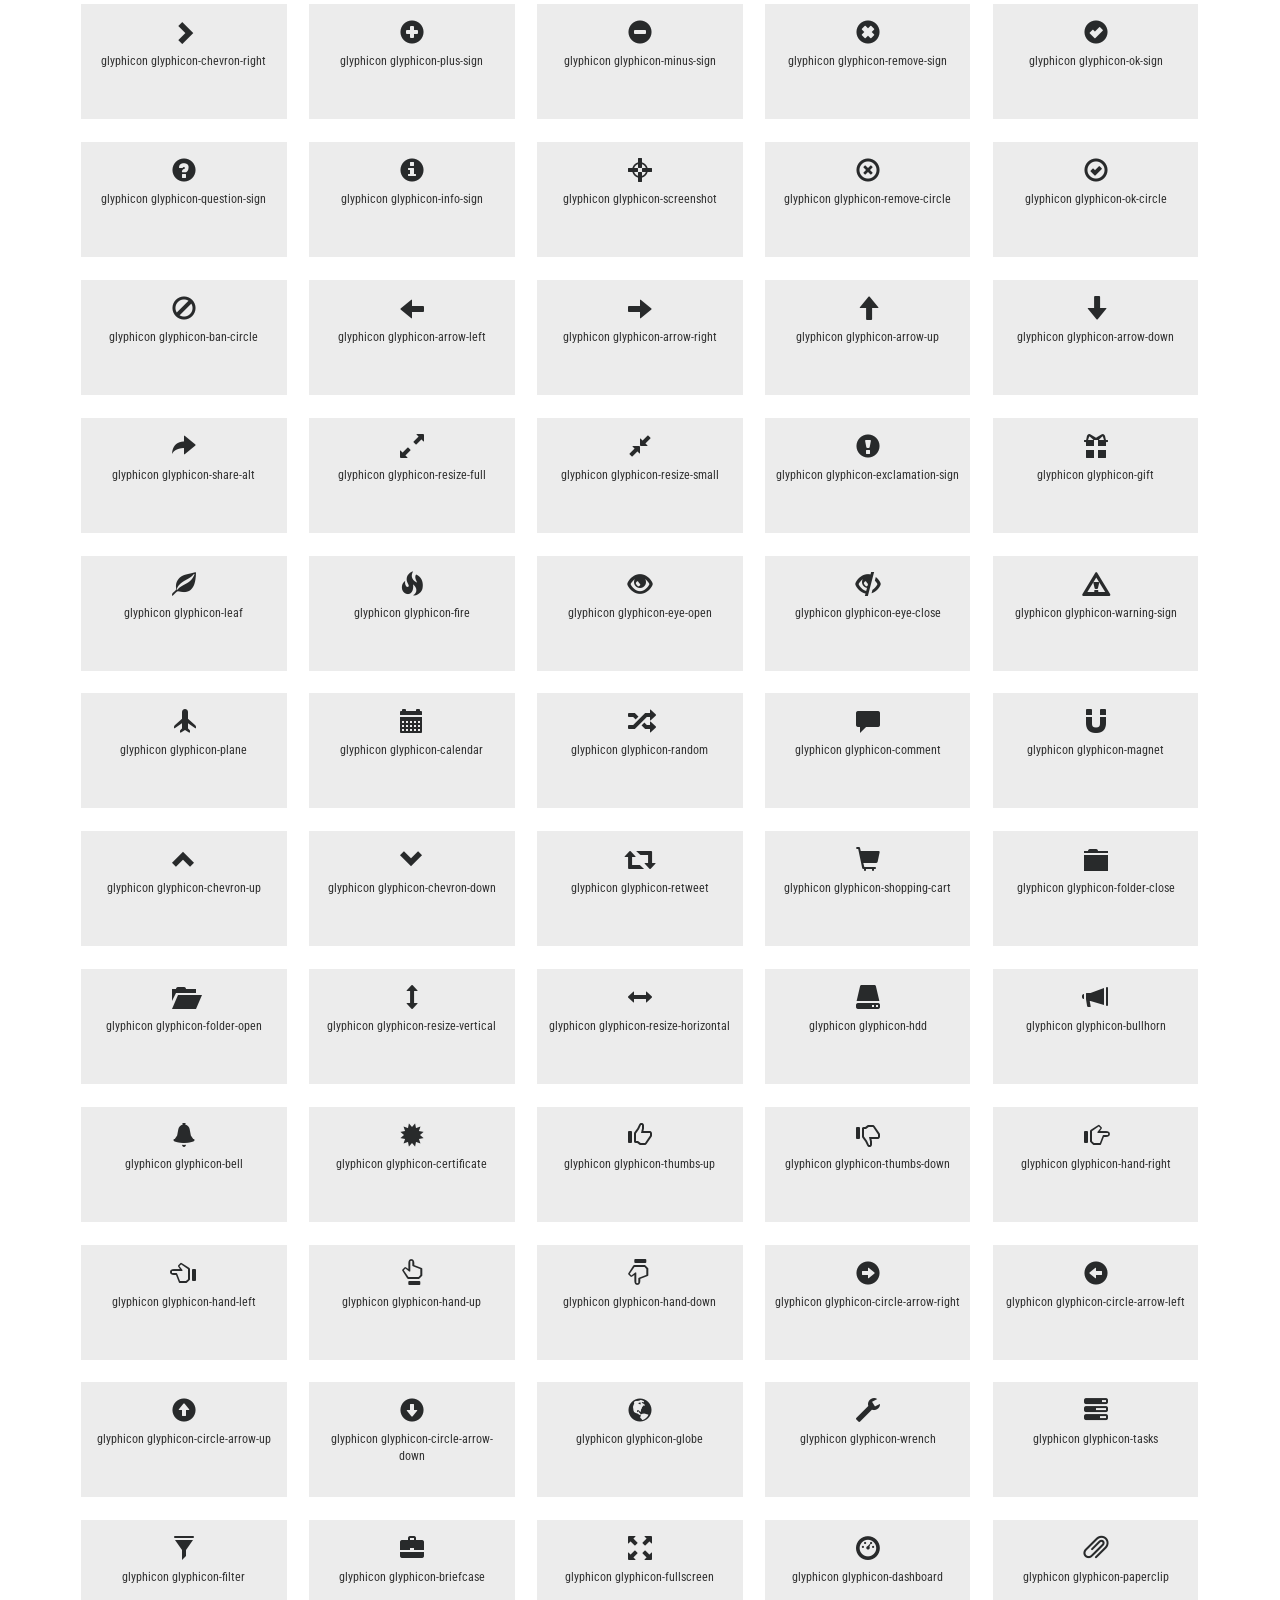
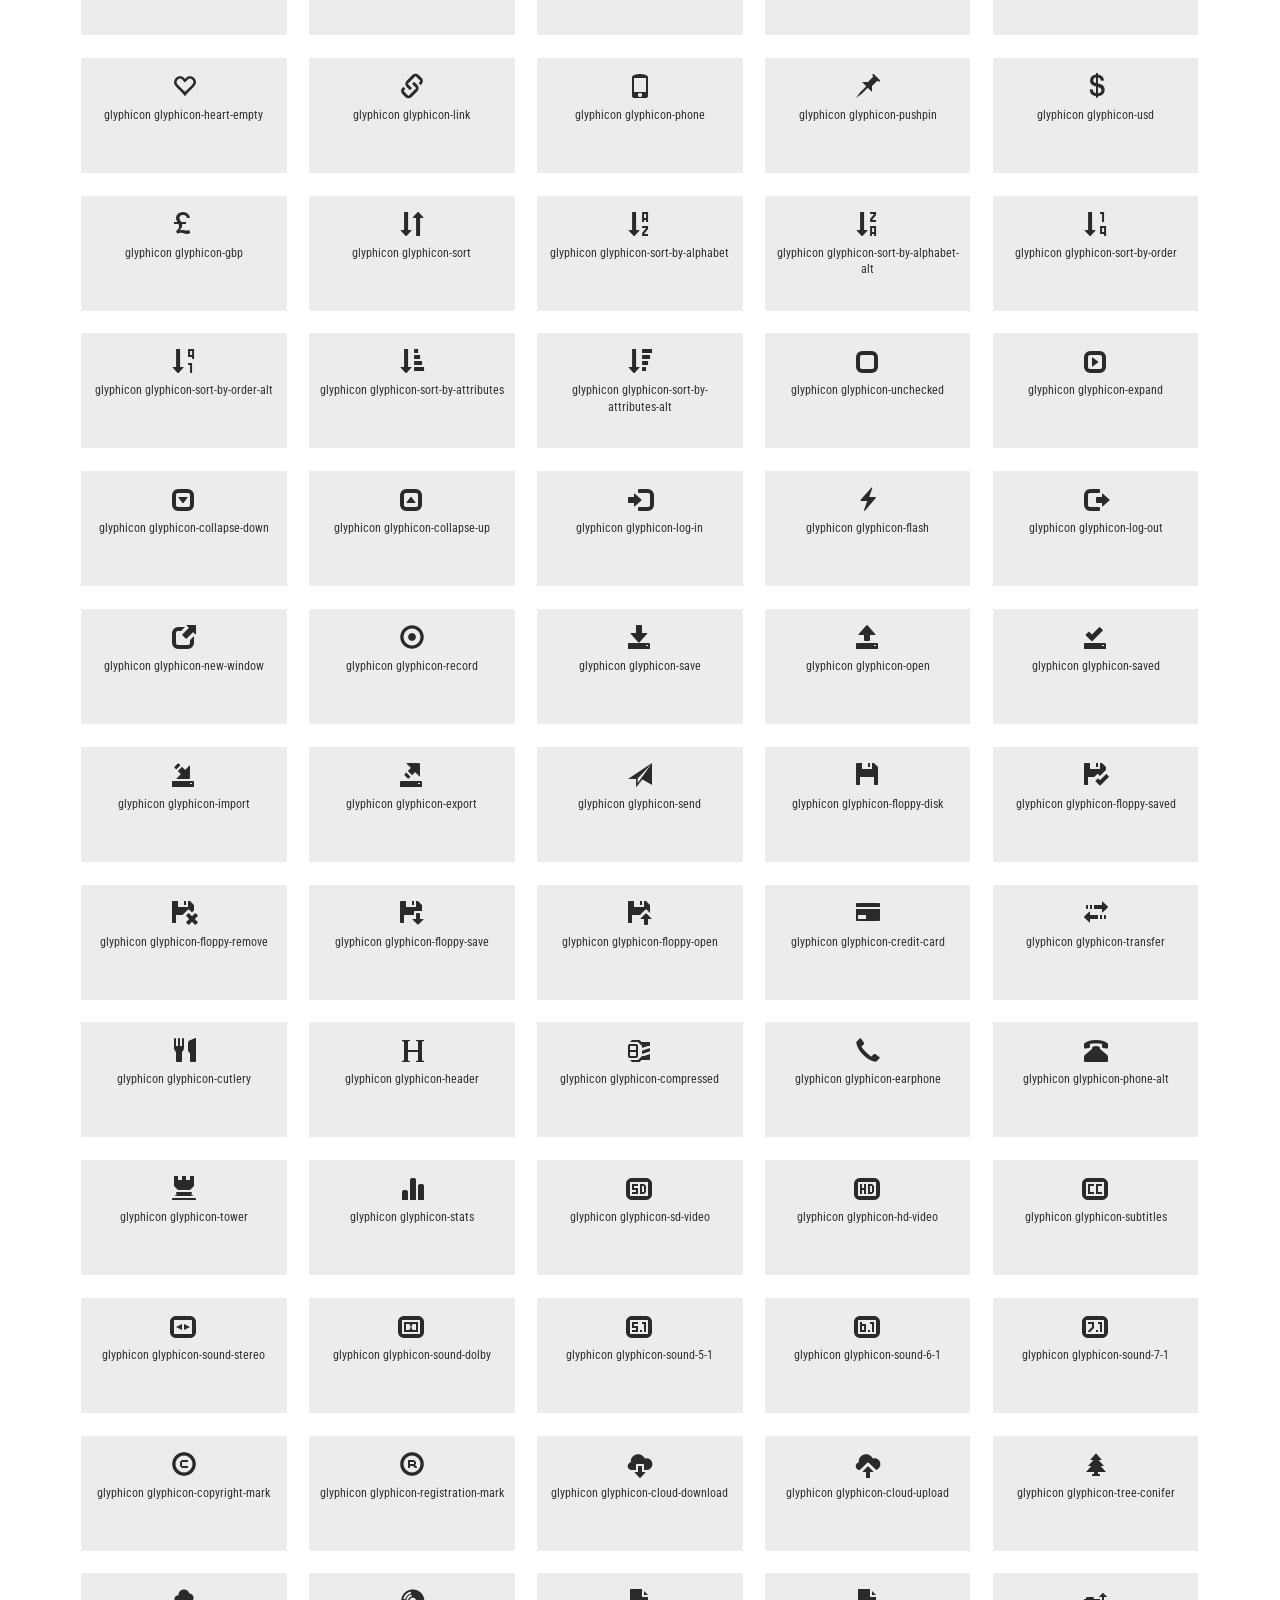
<file: CognitiveServices/Content/web/icons.html>
<!--
Author: W3layouts
Author URL: http://w3layouts.com
License: Creative Commons Attribution 3.0 Unported
License URL: http://creativecommons.org/licenses/by/3.0/
-->
<!DOCTYPE html>
<html lang="en">
<head>
<title>Crop Pic a PhotoGallery Category Bootstrap Responsive Template | Web Icons :: w3layouts</title>
<meta name="viewport" content="width=device-width, initial-scale=1">
<meta http-equiv="Content-Type" content="text/html; charset=utf-8" />
<meta name="keywords" content="Crop Pic Responsive web template, Bootstrap Web Templates, Flat Web Templates, Android Compatible web template, 
	SmartPhone Compatible web template, free WebDesigns for Nokia, Samsung, LG, Sony Ericsson, Motorola web design" />
<script type="application/x-javascript"> addEventListener("load", function() { setTimeout(hideURLbar, 0); }, false); function hideURLbar(){ window.scrollTo(0,1); } </script>
<!-- Custom Theme files -->
<link href="css/bootstrap.css" type="text/css" rel="stylesheet" media="all">
<link href="css/style.css" type="text/css" rel="stylesheet" media="all">   
<link href="css/font-awesome.css" rel="stylesheet"> <!-- font-awesome icons -->  
<!-- //Custom Theme files --> 
<!-- js -->
<script src="js/jquery-2.2.3.min.js"></script>  
<!-- //js -->
<!-- web-fonts -->   
<link href="//fonts.googleapis.com/css?family=Montserrat:100,100i,200,200i,300,300i,400,400i,500,500i,600,600i,700,700i,800,800i,900,900i" rel="stylesheet">
<link href="//fonts.googleapis.com/css?family=Roboto+Condensed:300,300i,400,400i,700" rel="stylesheet">
<!-- //web-fonts -->
</head>
<body> 
<!-- banner -->
	<div class="banner jarallax">
		<div class="banner-agileinfo">
				<!-- Header -->
		<div class="logo-w3layouts">
			<h1><a href="index.html"><i class="fa fa-pie-chart" aria-hidden="true"></i>Crop Pic</a></h1>
		</div>
		<!-- Navigation -->
		<div class="menu">
					<a href="#" class="navicon"></a> 
					<div class="toggle"> 
						<ul class="toggle-menu">
							<li><a href="index.html" class="active"> Home</a></li>
							<li><a href="#about" class="scroll"> About</a></li> 
								<li><a href="services.html"> Services</a></li> 
								<li><a href="icons.html">Web Icons</a></li>
									<li><a href="typography.html">Typography</a></li>
							<li><a href="portfolio.html"> Portfolio</a></li> 
							<li><a  href="mail.html"> Contact Us</a></li>
						</ul>
					</div> 
				</div>   

		<!-- //Navigation -->

			<!-- banner-text -->
			<div class="banner-w3lstext agileits-w3layouts">  
				<ol class="breadcrumb">
					<li><a href="index.html">Home</a></li> 
					<li class="active">Web Icons</li>
				</ol>  
			</div>
			<!-- //banner-text -->
		</div>
	</div>
	<!-- //banner --> 
	
	<!-- web icons -->
	<div class="codes icons main-grid-border">
		<div class="container"> 
			<div class="grid_3 grid_4 w3_agileits_icons_page">
				<div class="icons">   
				<div class="wthree_head_all">
				<h3> Icons</h3>
				</div>
					<div class="w3ls-title">
						<h3 class="agileits-title">Font Awesome Icons</h3> 
					</div> 
					<section id="new">
						<h3 class="page-header page-header icon-subheading">30+ New Icons </h3>		 
						<div class="row fontawesome-icon-list"> 
							  <div class="icon-box col-md-3 col-sm-4"><a class="agile-icon" href="#"><i class="fa fa-asl-interpreting" aria-hidden="true"></i> fa-asl-interpreting <span class="text-muted">(alias)</span></a></div>
							
							  <div class="icon-box col-md-3 col-sm-4"><a class="agile-icon" href="#"><i class="fa fa-assistive-listening-systems" aria-hidden="true"></i> fa-assistive-listening-systems</a></div>
							
							  <div class="icon-box col-md-3 col-sm-4"><a class="agile-icon" href="#"><i class="fa fa-audio-description" aria-hidden="true"></i> fa-audio-description</a></div>
							
							  <div class="icon-box col-md-3 col-sm-4"><a class="agile-icon" href="#"><i class="fa fa-blind" aria-hidden="true"></i> fa-blind</a></div>
							
							  <div class="icon-box col-md-3 col-sm-4"><a class="agile-icon" href="#"><i class="fa fa-braille" aria-hidden="true"></i> fa-braille</a></div>
							
							  <div class="icon-box col-md-3 col-sm-4"><a class="agile-icon" href="#"><i class="fa fa-deaf" aria-hidden="true"></i> fa-deaf</a></div>
							
							  <div class="icon-box col-md-3 col-sm-4"><a class="agile-icon" href="#"><i class="fa fa-deafness" aria-hidden="true"></i> deafness <span class="text-muted">(alias)</span></a></div>
							
							  <div class="icon-box col-md-3 col-sm-4"><a class="agile-icon" href="#"><i class="fa fa-envira" aria-hidden="true"></i> fa-envira</a></div>
							
							  <div class="icon-box col-md-3 col-sm-4"><a class="agile-icon" href="#"><i class="fa fa-fa" aria-hidden="true"></i> fa-fa <span class="text-muted">(alias)</span></a></div>
							
							  <div class="icon-box col-md-3 col-sm-4"><a class="agile-icon" href="#"><i class="fa fa-first-order" aria-hidden="true"></i> fa-first-order</a></div>
							
							  <div class="icon-box col-md-3 col-sm-4"><a class="agile-icon" href="#"><i class="fa fa-font-awesome" aria-hidden="true"></i> fa-font-awesome</a></div>
							
							  <div class="icon-box col-md-3 col-sm-4"><a class="agile-icon" href="#"><i class="fa fa-gitlab" aria-hidden="true"></i> fa-gitlab</a></div>
							
							  <div class="icon-box col-md-3 col-sm-4"><a class="agile-icon" href="#"><i class="fa fa-glide" aria-hidden="true"></i> fa-glide</a></div>
							
							  <div class="icon-box col-md-3 col-sm-4"><a class="agile-icon" href="#"><i class="fa fa-glide-g" aria-hidden="true"></i> fa-glide-g</a></div>
							
							  <div class="icon-box col-md-3 col-sm-4"><a class="agile-icon" href="#"><i class="fa fa-google-plus-circle" aria-hidden="true"></i> fa-google-plus-circle <span class="text-muted">(alias)</span></a></div>
							
							  <div class="icon-box col-md-3 col-sm-4"><a class="agile-icon" href="#"><i class="fa fa-google-plus-official" aria-hidden="true"></i> fa-google-plus-official</a></div>
							
							  <div class="icon-box col-md-3 col-sm-4"><a class="agile-icon" href="#"><i class="fa fa-hard-of-hearing" aria-hidden="true"></i> fa-hard-of-hearing <span class="text-muted">(alias)</span></a></div>
							
							  <div class="icon-box col-md-3 col-sm-4"><a class="agile-icon" href="#"><i class="fa fa-instagram" aria-hidden="true"></i> fa-instagram</a></div>
							
							  <div class="icon-box col-md-3 col-sm-4"><a class="agile-icon" href="#"><i class="fa fa-low-vision" aria-hidden="true"></i> fa-low-vision</a></div>
							
							  <div class="icon-box col-md-3 col-sm-4"><a class="agile-icon" href="#"><i class="fa fa-pied-piper" aria-hidden="true"></i> fa-pied-piper</a></div>
							
							  <div class="icon-box col-md-3 col-sm-4"><a class="agile-icon" href="#"><i class="fa fa-question-circle-o" aria-hidden="true"></i> fa-question-circle-o</a></div>
							
							  <div class="icon-box col-md-3 col-sm-4"><a class="agile-icon" href="#"><i class="fa fa-sign-language" aria-hidden="true"></i> fa-sign-language</a></div>
							
							  <div class="icon-box col-md-3 col-sm-4"><a class="agile-icon" href="#"><i class="fa fa-signing" aria-hidden="true"></i> fa-signing <span class="text-muted">(alias)</span></a></div>
							
							  <div class="icon-box col-md-3 col-sm-4"><a class="agile-icon" href="#"><i class="fa fa-snapchat" aria-hidden="true"></i> fa-snapchat</a></div>
							
							  <div class="icon-box col-md-3 col-sm-4"><a class="agile-icon" href="#"><i class="fa fa-snapchat-ghost" aria-hidden="true"></i> fa-snapchat-ghost</a></div>
							
							  <div class="icon-box col-md-3 col-sm-4"><a class="agile-icon" href="#"><i class="fa fa-snapchat-square" aria-hidden="true"></i> fa-snapchat-square</a></div>
							
							  <div class="icon-box col-md-3 col-sm-4"><a class="agile-icon" href="#"><i class="fa fa-themeisle" aria-hidden="true"></i> fa-themeisle</a></div>
							
							  <div class="icon-box col-md-3 col-sm-4"><a class="agile-icon" href="#"><i class="fa fa-universal-access" aria-hidden="true"></i> fa-universal-access</a></div>
							
							  <div class="icon-box col-md-3 col-sm-4"><a class="agile-icon" href="#"><i class="fa fa-viadeo" aria-hidden="true"></i> fa-viadeo</a></div>
							
							  <div class="icon-box col-md-3 col-sm-4"><a class="agile-icon" href="#"><i class="fa fa-viadeo-square" aria-hidden="true"></i> fa-viadeo-square</a></div>
							
							  <div class="icon-box col-md-3 col-sm-4"><a class="agile-icon" href="#"><i class="fa fa-volume-control-phone" aria-hidden="true"></i> fa-volume-control-phone</a></div>
							
							  <div class="icon-box col-md-3 col-sm-4"><a class="agile-icon" href="#"><i class="fa fa-wheelchair-alt" aria-hidden="true"></i> fa-wheelchair-alt</a></div>
							
							  <div class="icon-box col-md-3 col-sm-4"><a class="agile-icon" href="#"><i class="fa fa-wpbeginner" aria-hidden="true"></i> fa-wpbeginner</a></div>
							
							  <div class="icon-box col-md-3 col-sm-4"><a class="agile-icon" href="#"><i class="fa fa-wpforms" aria-hidden="true"></i> fa-wpforms</a></div>
							
							  <div class="icon-box col-md-3 col-sm-4"><a class="agile-icon" href="#"><i class="fa fa-yoast" aria-hidden="true"></i> fa-yoast</a></div>
							
						</div> 
					</section>
					<div class="section group">
						<div class="box"> 
							<div class="title">
								<h3 class="page-header icon-subheading">Web Application Icons</h3>
							</div> 
							<div class="box_content"> 
								<div class="fontawesome-icon-list"> 
										<div class="icon-box col-md-3 col-sm-4"><a class="agile-icon" href="#"><i class="fa fa-adjust"></i> fa-adjust</a></div>
								
										<div class="icon-box col-md-3 col-sm-4"><a class="agile-icon" href="#"><i class="fa fa-anchor"></i> fa-anchor</a></div>
								
										<div class="icon-box col-md-3 col-sm-4"><a class="agile-icon" href="#"><i class="fa fa-archive"></i> fa-archive</a></div>
								
										<div class="icon-box col-md-3 col-sm-4"><a class="agile-icon" href="#"><i class="fa fa-arrows"></i> fa-arrows</a></div>
								
										<div class="icon-box col-md-3 col-sm-4"><a class="agile-icon" href="#"><i class="fa fa-arrows-h"></i> fa-arrows-h</a></div>
								
										<div class="icon-box col-md-3 col-sm-4"><a class="agile-icon" href="#"><i class="fa fa-arrows-v"></i> fa-arrows-v</a></div>
								
										<div class="icon-box col-md-3 col-sm-4"><a class="agile-icon" href="#"><i class="fa fa-asterisk"></i> fa-asterisk</a></div>
								
										<div class="icon-box col-md-3 col-sm-4"><a class="agile-icon" href="#"><i class="fa fa-ban"></i> fa-ban</a></div>
								
										<div class="icon-box col-md-3 col-sm-4"><a class="agile-icon" href="#"><i class="fa fa-bar-chart-o"></i> fa-bar-chart-o</a></div>
								
										<div class="icon-box col-md-3 col-sm-4"><a class="agile-icon" href="#"><i class="fa fa-barcode"></i> fa-barcode</a></div>
								
										<div class="icon-box col-md-3 col-sm-4"><a class="agile-icon" href="#"><i class="fa fa-bars"></i> fa-bars</a></div>
								
										<div class="icon-box col-md-3 col-sm-4"><a class="agile-icon" href="#"><i class="fa fa-beer"></i> fa-beer</a></div>
								
										<div class="icon-box col-md-3 col-sm-4"><a class="agile-icon" href="#"><i class="fa fa-bell"></i> fa-bell</a></div>
								
										<div class="icon-box col-md-3 col-sm-4"><a class="agile-icon" href="#"><i class="fa fa-bell-o"></i> fa-bell-o</a></div>
								
										<div class="icon-box col-md-3 col-sm-4"><a class="agile-icon" href="#"><i class="fa fa-bolt"></i> fa-bolt</a></div>
								
										<div class="icon-box col-md-3 col-sm-4"><a class="agile-icon" href="#"><i class="fa fa-book"></i> fa-book</a></div>
								
										<div class="icon-box col-md-3 col-sm-4"><a class="agile-icon" href="#"><i class="fa fa-bookmark"></i> fa-bookmark</a></div>
								
										<div class="icon-box col-md-3 col-sm-4"><a class="agile-icon" href="#"><i class="fa fa-bookmark-o"></i> fa-bookmark-o</a></div>
								
										<div class="icon-box col-md-3 col-sm-4"><a class="agile-icon" href="#"><i class="fa fa-briefcase"></i> fa-briefcase</a></div>
								
										<div class="icon-box col-md-3 col-sm-4"><a class="agile-icon" href="#"><i class="fa fa-bug"></i> fa-bug</a></div>
								
										<div class="icon-box col-md-3 col-sm-4"><a class="agile-icon" href="#"><i class="fa fa-building-o"></i> fa-building-o</a></div>
								
										<div class="icon-box col-md-3 col-sm-4"><a class="agile-icon" href="#"><i class="fa fa-bullhorn"></i> fa-bullhorn</a></div>
								
										<div class="icon-box col-md-3 col-sm-4"><a class="agile-icon" href="#"><i class="fa fa-bullseye"></i> fa-bullseye</a></div>
								
										<div class="icon-box col-md-3 col-sm-4"><a class="agile-icon" href="#"><i class="fa fa-calendar"></i> fa-calendar</a></div>
								
										<div class="icon-box col-md-3 col-sm-4"><a class="agile-icon" href="#"><i class="fa fa-calendar-o"></i> fa-calendar-o</a></div>
								
										<div class="icon-box col-md-3 col-sm-4"><a class="agile-icon" href="#"><i class="fa fa-camera"></i> fa-camera</a></div>
								
										<div class="icon-box col-md-3 col-sm-4"><a class="agile-icon" href="#"><i class="fa fa-camera-retro"></i> fa-camera-retro</a></div>
								
										<div class="icon-box col-md-3 col-sm-4"><a class="agile-icon" href="#"><i class="fa fa-caret-square-o-down"></i> fa-caret-square-o-down</a></div>
								
										<div class="icon-box col-md-3 col-sm-4"><a class="agile-icon" href="#"><i class="fa fa-caret-square-o-left"></i> fa-caret-square-o-left</a></div>
								
										<div class="icon-box col-md-3 col-sm-4"><a class="agile-icon" href="#"><i class="fa fa-caret-square-o-right"></i> fa-caret-square-o-right</a></div>
								
										<div class="icon-box col-md-3 col-sm-4"><a class="agile-icon" href="#"><i class="fa fa-caret-square-o-up"></i> fa-caret-square-o-up</a></div>
								
										<div class="icon-box col-md-3 col-sm-4"><a class="agile-icon" href="#"><i class="fa fa-certificate"></i> fa-certificate</a></div>
								
										<div class="icon-box col-md-3 col-sm-4"><a class="agile-icon" href="#"><i class="fa fa-check"></i> fa-check</a></div>
								
										<div class="icon-box col-md-3 col-sm-4"><a class="agile-icon" href="#"><i class="fa fa-check-circle"></i> fa-check-circle</a></div>
								
										<div class="icon-box col-md-3 col-sm-4"><a class="agile-icon" href="#"><i class="fa fa-check-circle-o"></i> fa-check-circle-o</a></div>
								
										<div class="icon-box col-md-3 col-sm-4"><a class="agile-icon" href="#"><i class="fa fa-check-square"></i> fa-check-square</a></div>
								
										<div class="icon-box col-md-3 col-sm-4"><a class="agile-icon" href="#"><i class="fa fa-check-square-o"></i> fa-check-square-o</a></div>
								
										<div class="icon-box col-md-3 col-sm-4"><a class="agile-icon" href="#"><i class="fa fa-circle"></i> fa-circle</a></div>
								
										<div class="icon-box col-md-3 col-sm-4"><a class="agile-icon" href="#"><i class="fa fa-circle-o"></i> fa-circle-o</a></div>
								
										<div class="icon-box col-md-3 col-sm-4"><a class="agile-icon" href="#"><i class="fa fa-clock-o"></i> fa-clock-o</a></div>
								
										<div class="icon-box col-md-3 col-sm-4"><a class="agile-icon" href="#"><i class="fa fa-cloud"></i> fa-cloud</a></div>
								
										<div class="icon-box col-md-3 col-sm-4"><a class="agile-icon" href="#"><i class="fa fa-cloud-download"></i> fa-cloud-download</a></div>
								
										<div class="icon-box col-md-3 col-sm-4"><a class="agile-icon" href="#"><i class="fa fa-cloud-upload"></i> fa-cloud-upload</a></div>
								
										<div class="icon-box col-md-3 col-sm-4"><a class="agile-icon" href="#"><i class="fa fa-code"></i> fa-code</a></div>
								
										<div class="icon-box col-md-3 col-sm-4"><a class="agile-icon" href="#"><i class="fa fa-code-fork"></i> fa-code-fork</a></div>
								
										<div class="icon-box col-md-3 col-sm-4"><a class="agile-icon" href="#"><i class="fa fa-coffee"></i> fa-coffee</a></div>
								
										<div class="icon-box col-md-3 col-sm-4"><a class="agile-icon" href="#"><i class="fa fa-cog"></i> fa-cog</a></div>
								
										<div class="icon-box col-md-3 col-sm-4"><a class="agile-icon" href="#"><i class="fa fa-cogs"></i> fa-cogs</a></div>
								
										<div class="icon-box col-md-3 col-sm-4"><a class="agile-icon" href="#"><i class="fa fa-comment"></i> fa-comment</a></div>
								
										<div class="icon-box col-md-3 col-sm-4"><a class="agile-icon" href="#"><i class="fa fa-comment-o"></i> fa-comment-o</a></div>
								
										<div class="icon-box col-md-3 col-sm-4"><a class="agile-icon" href="#"><i class="fa fa-comments"></i> fa-comments</a></div>
								
										<div class="icon-box col-md-3 col-sm-4"><a class="agile-icon" href="#"><i class="fa fa-comments-o"></i> fa-comments-o</a></div>
								
										<div class="icon-box col-md-3 col-sm-4"><a class="agile-icon" href="#"><i class="fa fa-compass"></i> fa-compass</a></div>
								
										<div class="icon-box col-md-3 col-sm-4"><a class="agile-icon" href="#"><i class="fa fa-credit-card"></i> fa-credit-card</a></div>
								
										<div class="icon-box col-md-3 col-sm-4"><a class="agile-icon" href="#"><i class="fa fa-crop"></i> fa-crop</a></div>
								
										<div class="icon-box col-md-3 col-sm-4"><a class="agile-icon" href="#"><i class="fa fa-crosshairs"></i> fa-crosshairs</a></div>
								
										<div class="icon-box col-md-3 col-sm-4"><a class="agile-icon" href="#"><i class="fa fa-cutlery"></i> fa-cutlery</a></div>
								
										<div class="icon-box col-md-3 col-sm-4"><a class="agile-icon" href="#"><i class="fa fa-dashboard"></i> fa-dashboard <span class="text-muted">(alias)</span></a></div>
								
										<div class="icon-box col-md-3 col-sm-4"><a class="agile-icon" href="#"><i class="fa fa-desktop"></i> fa-desktop</a></div>
								
										<div class="icon-box col-md-3 col-sm-4"><a class="agile-icon" href="#"><i class="fa fa-dot-circle-o"></i> fa-dot-circle-o</a></div>
								
										<div class="icon-box col-md-3 col-sm-4"><a class="agile-icon" href="#"><i class="fa fa-download"></i> fa-download</a></div>
								
										<div class="icon-box col-md-3 col-sm-4"><a class="agile-icon" href="#"><i class="fa fa-edit"></i> fa-edit <span class="text-muted">(alias)</span></a></div>
								
										<div class="icon-box col-md-3 col-sm-4"><a class="agile-icon" href="#"><i class="fa fa-ellipsis-h"></i> fa-ellipsis-h</a></div>
								
										<div class="icon-box col-md-3 col-sm-4"><a class="agile-icon" href="#"><i class="fa fa-ellipsis-v"></i> fa-ellipsis-v</a></div>
								
										<div class="icon-box col-md-3 col-sm-4"><a class="agile-icon" href="#"><i class="fa fa-envelope"></i> fa-envelope</a></div>
								
										<div class="icon-box col-md-3 col-sm-4"><a class="agile-icon" href="#"><i class="fa fa-envelope-o"></i> fa-envelope-o</a></div>
								
										<div class="icon-box col-md-3 col-sm-4"><a class="agile-icon" href="#"><i class="fa fa-eraser"></i> fa-eraser</a></div>
								
										<div class="icon-box col-md-3 col-sm-4"><a class="agile-icon" href="#"><i class="fa fa-exchange"></i> fa-exchange</a></div>
								
										<div class="icon-box col-md-3 col-sm-4"><a class="agile-icon" href="#"><i class="fa fa-exclamation"></i> fa-exclamation</a></div>
								
										<div class="icon-box col-md-3 col-sm-4"><a class="agile-icon" href="#"><i class="fa fa-exclamation-circle"></i> fa-exclamation-circle</a></div>
								
										<div class="icon-box col-md-3 col-sm-4"><a class="agile-icon" href="#"><i class="fa fa-exclamation-triangle"></i> fa-exclamation-triangle</a></div>
								
										<div class="icon-box col-md-3 col-sm-4"><a class="agile-icon" href="#"><i class="fa fa-external-link"></i> fa-external-link</a></div>
								
										<div class="icon-box col-md-3 col-sm-4"><a class="agile-icon" href="#"><i class="fa fa-external-link-square"></i> fa-external-link-square</a></div>
								
										<div class="icon-box col-md-3 col-sm-4"><a class="agile-icon" href="#"><i class="fa fa-eye"></i> fa-eye</a></div>
								
										<div class="icon-box col-md-3 col-sm-4"><a class="agile-icon" href="#"><i class="fa fa-eye-slash"></i> fa-eye-slash</a></div>
								
										<div class="icon-box col-md-3 col-sm-4"><a class="agile-icon" href="#"><i class="fa fa-female"></i> fa-female</a></div>
								
										<div class="icon-box col-md-3 col-sm-4"><a class="agile-icon" href="#"><i class="fa fa-fighter-jet"></i> fa-fighter-jet</a></div>
								
										<div class="icon-box col-md-3 col-sm-4"><a class="agile-icon" href="#"><i class="fa fa-film"></i> fa-film</a></div>
								
										<div class="icon-box col-md-3 col-sm-4"><a class="agile-icon" href="#"><i class="fa fa-filter"></i> fa-filter</a></div>
								
										<div class="icon-box col-md-3 col-sm-4"><a class="agile-icon" href="#"><i class="fa fa-fire"></i> fa-fire</a></div>
								
										<div class="icon-box col-md-3 col-sm-4"><a class="agile-icon" href="#"><i class="fa fa-fire-extinguisher"></i> fa-fire-extinguisher</a></div>
								
										<div class="icon-box col-md-3 col-sm-4"><a class="agile-icon" href="#"><i class="fa fa-flag"></i> fa-flag</a></div>
								
										<div class="icon-box col-md-3 col-sm-4"><a class="agile-icon" href="#"><i class="fa fa-flag-checkered"></i> fa-flag-checkered</a></div>
								
										<div class="icon-box col-md-3 col-sm-4"><a class="agile-icon" href="#"><i class="fa fa-flag-o"></i> fa-flag-o</a></div>
								
										<div class="icon-box col-md-3 col-sm-4"><a class="agile-icon" href="#"><i class="fa fa-flash"></i> fa-flash <span class="text-muted">(alias)</span></a></div>
								
										<div class="icon-box col-md-3 col-sm-4"><a class="agile-icon" href="#"><i class="fa fa-flask"></i> fa-flask</a></div>
								
										<div class="icon-box col-md-3 col-sm-4"><a class="agile-icon" href="#"><i class="fa fa-folder"></i> fa-folder</a></div>
								
										<div class="icon-box col-md-3 col-sm-4"><a class="agile-icon" href="#"><i class="fa fa-folder-o"></i> fa-folder-o</a></div>
								
										<div class="icon-box col-md-3 col-sm-4"><a class="agile-icon" href="#"><i class="fa fa-folder-open"></i> fa-folder-open</a></div>
								
										<div class="icon-box col-md-3 col-sm-4"><a class="agile-icon" href="#"><i class="fa fa-folder-open-o"></i> fa-folder-open-o</a></div>
								
										<div class="icon-box col-md-3 col-sm-4"><a class="agile-icon" href="#"><i class="fa fa-frown-o"></i> fa-frown-o</a></div>
								
										<div class="icon-box col-md-3 col-sm-4"><a class="agile-icon" href="#"><i class="fa fa-gamepad"></i> fa-gamepad</a></div>
								
										<div class="icon-box col-md-3 col-sm-4"><a class="agile-icon" href="#"><i class="fa fa-gavel"></i> fa-gavel</a></div>
								
										<div class="icon-box col-md-3 col-sm-4"><a class="agile-icon" href="#"><i class="fa fa-gear"></i> fa-gear <span class="text-muted">(alias)</span></a></div>
								
										<div class="icon-box col-md-3 col-sm-4"><a class="agile-icon" href="#"><i class="fa fa-gears"></i> fa-gears <span class="text-muted">(alias)</span></a></div>
								
										<div class="icon-box col-md-3 col-sm-4"><a class="agile-icon" href="#"><i class="fa fa-gift"></i> fa-gift</a></div>
								
										<div class="icon-box col-md-3 col-sm-4"><a class="agile-icon" href="#"><i class="fa fa-glass"></i> fa-glass</a></div>
								
										<div class="icon-box col-md-3 col-sm-4"><a class="agile-icon" href="#"><i class="fa fa-globe"></i> fa-globe</a></div>
								
										<div class="icon-box col-md-3 col-sm-4"><a class="agile-icon" href="#"><i class="fa fa-group"></i> fa-group <span class="text-muted">(alias)</span></a></div>
								
										<div class="icon-box col-md-3 col-sm-4"><a class="agile-icon" href="#"><i class="fa fa-hdd-o"></i> fa-hdd-o</a></div>
								
										<div class="icon-box col-md-3 col-sm-4"><a class="agile-icon" href="#"><i class="fa fa-headphones"></i> fa-headphones</a></div>
								
										<div class="icon-box col-md-3 col-sm-4"><a class="agile-icon" href="#"><i class="fa fa-heart"></i> fa-heart</a></div>
								
										<div class="icon-box col-md-3 col-sm-4"><a class="agile-icon" href="#"><i class="fa fa-heart-o"></i> fa-heart-o</a></div>
								
										<div class="icon-box col-md-3 col-sm-4"><a class="agile-icon" href="#"><i class="fa fa-home"></i> fa-home</a></div>
								
										<div class="icon-box col-md-3 col-sm-4"><a class="agile-icon" href="#"><i class="fa fa-inbox"></i> fa-inbox</a></div>
								
										<div class="icon-box col-md-3 col-sm-4"><a class="agile-icon" href="#"><i class="fa fa-info"></i> fa-info</a></div>
								
										<div class="icon-box col-md-3 col-sm-4"><a class="agile-icon" href="#info-circle"><i class="fa fa-info-circle"></i> fa-info-circle</a></div>
								
										<div class="icon-box col-md-3 col-sm-4"><a class="agile-icon" href="#key"><i class="fa fa-key"></i> fa-key</a></div>
								
										<div class="icon-box col-md-3 col-sm-4"><a class="agile-icon" href="#keyboard-o"><i class="fa fa-keyboard-o"></i> fa-keyboard-o</a></div>
								
										<div class="icon-box col-md-3 col-sm-4"><a class="agile-icon" href="#laptop"><i class="fa fa-laptop"></i> fa-laptop</a></div>
								
										<div class="icon-box col-md-3 col-sm-4"><a class="agile-icon" href="#leaf"><i class="fa fa-leaf"></i> fa-leaf</a></div>
								
										<div class="icon-box col-md-3 col-sm-4"><a class="agile-icon" href="#gavel"><i class="fa fa-legal"></i> fa-legal <span class="text-muted">(alias)</span></a></div>
								
										<div class="icon-box col-md-3 col-sm-4"><a class="agile-icon" href="#lemon-o"><i class="fa fa-lemon-o"></i> fa-lemon-o</a></div>
								
										<div class="icon-box col-md-3 col-sm-4"><a class="agile-icon" href="#level-down"><i class="fa fa-level-down"></i> fa-level-down</a></div>
								
										<div class="icon-box col-md-3 col-sm-4"><a class="agile-icon" href="#level-up"><i class="fa fa-level-up"></i> fa-level-up</a></div>
								
										<div class="icon-box col-md-3 col-sm-4"><a class="agile-icon" href="#lightbulb-o"><i class="fa fa-lightbulb-o"></i> fa-lightbulb-o</a></div>
								
										<div class="icon-box col-md-3 col-sm-4"><a class="agile-icon" href="#location-arrow"><i class="fa fa-location-arrow"></i> fa-location-arrow</a></div>
								
										<div class="icon-box col-md-3 col-sm-4"><a class="agile-icon" href="#lock"><i class="fa fa-lock"></i> fa-lock</a></div>
								
										<div class="icon-box col-md-3 col-sm-4"><a class="agile-icon" href="#magic"><i class="fa fa-magic"></i> fa-magic</a></div>
								
										<div class="icon-box col-md-3 col-sm-4"><a class="agile-icon" href="#magnet"><i class="fa fa-magnet"></i> fa-magnet</a></div>
								
										<div class="icon-box col-md-3 col-sm-4"><a class="agile-icon" href="#share"><i class="fa fa-mail-forward"></i> fa-mail-forward <span class="text-muted">(alias)</span></a></div>
								
										<div class="icon-box col-md-3 col-sm-4"><a class="agile-icon" href="#reply"><i class="fa fa-mail-reply"></i> fa-mail-reply <span class="text-muted">(alias)</span></a></div>
								
										<div class="icon-box col-md-3 col-sm-4"><a class="agile-icon" href="#mail-reply-all"><i class="fa fa-mail-reply-all"></i> fa-mail-reply-all</a></div>
								
										<div class="icon-box col-md-3 col-sm-4"><a class="agile-icon" href="#male"><i class="fa fa-male"></i> fa-male</a></div>
								
										<div class="icon-box col-md-3 col-sm-4"><a class="agile-icon" href="#map-marker"><i class="fa fa-map-marker"></i> fa-map-marker</a></div>
								
										<div class="icon-box col-md-3 col-sm-4"><a class="agile-icon" href="#meh-o"><i class="fa fa-meh-o"></i> fa-meh-o</a></div>
								
										<div class="icon-box col-md-3 col-sm-4"><a class="agile-icon" href="#microphone"><i class="fa fa-microphone"></i> fa-microphone</a></div>
								
										<div class="icon-box col-md-3 col-sm-4"><a class="agile-icon" href="#microphone-slash"><i class="fa fa-microphone-slash"></i> fa-microphone-slash</a></div>
								
										<div class="icon-box col-md-3 col-sm-4"><a class="agile-icon" href="#minus"><i class="fa fa-minus"></i> fa-minus</a></div>
								
										<div class="icon-box col-md-3 col-sm-4"><a class="agile-icon" href="#minus-circle"><i class="fa fa-minus-circle"></i> fa-minus-circle</a></div>
								
										<div class="icon-box col-md-3 col-sm-4"><a class="agile-icon" href="#minus-square"><i class="fa fa-minus-square"></i> fa-minus-square</a></div>
								
										<div class="icon-box col-md-3 col-sm-4"><a class="agile-icon" href="#minus-square-o"><i class="fa fa-minus-square-o"></i> fa-minus-square-o</a></div>
								
										<div class="icon-box col-md-3 col-sm-4"><a class="agile-icon" href="#mobile"><i class="fa fa-mobile"></i> fa-mobile</a></div>
								
										<div class="icon-box col-md-3 col-sm-4"><a class="agile-icon" href="#mobile"><i class="fa fa-mobile-phone"></i> fa-mobile-phone <span class="text-muted">(alias)</span></a></div>
								
										<div class="icon-box col-md-3 col-sm-4"><a class="agile-icon" href="#money"><i class="fa fa-money"></i> fa-money</a></div>
								
										<div class="icon-box col-md-3 col-sm-4"><a class="agile-icon" href="#moon-o"><i class="fa fa-moon-o"></i> fa-moon-o</a></div>
								
										<div class="icon-box col-md-3 col-sm-4"><a class="agile-icon" href="#music"><i class="fa fa-music"></i> fa-music</a></div>
								
										<div class="icon-box col-md-3 col-sm-4"><a class="agile-icon" href="#pencil"><i class="fa fa-pencil"></i> fa-pencil</a></div>
								
										<div class="icon-box col-md-3 col-sm-4"><a class="agile-icon" href="#pencil-square"><i class="fa fa-pencil-square"></i> fa-pencil-square</a></div>
								
										<div class="icon-box col-md-3 col-sm-4"><a class="agile-icon" href="#pencil-square-o"><i class="fa fa-pencil-square-o"></i> fa-pencil-square-o</a></div>
								
										<div class="icon-box col-md-3 col-sm-4"><a class="agile-icon" href="#phone"><i class="fa fa-phone"></i> fa-phone</a></div>
								
										<div class="icon-box col-md-3 col-sm-4"><a class="agile-icon" href="#phone-square"><i class="fa fa-phone-square"></i> fa-phone-square</a></div>
								
										<div class="icon-box col-md-3 col-sm-4"><a class="agile-icon" href="#picture-o"><i class="fa fa-picture-o"></i> fa-picture-o</a></div>
								
										<div class="icon-box col-md-3 col-sm-4"><a class="agile-icon" href="#plane"><i class="fa fa-plane"></i> fa-plane</a></div>
								
										<div class="icon-box col-md-3 col-sm-4"><a class="agile-icon" href="#plus"><i class="fa fa-plus"></i> fa-plus</a></div>
								
										<div class="icon-box col-md-3 col-sm-4"><a class="agile-icon" href="#plus-circle"><i class="fa fa-plus-circle"></i> fa-plus-circle</a></div>
								
										<div class="icon-box col-md-3 col-sm-4"><a class="agile-icon" href="#plus-square"><i class="fa fa-plus-square"></i> fa-plus-square</a></div>
								
										<div class="icon-box col-md-3 col-sm-4"><a class="agile-icon" href="#plus-square-o"><i class="fa fa-plus-square-o"></i> fa-plus-square-o</a></div>
								
										<div class="icon-box col-md-3 col-sm-4"><a class="agile-icon" href="#power-off"><i class="fa fa-power-off"></i> fa-power-off</a></div>
								
										<div class="icon-box col-md-3 col-sm-4"><a class="agile-icon" href="#print"><i class="fa fa-print"></i> fa-print</a></div>
								
										<div class="icon-box col-md-3 col-sm-4"><a class="agile-icon" href="#puzzle-piece"><i class="fa fa-puzzle-piece"></i> fa-puzzle-piece</a></div>
								
										<div class="icon-box col-md-3 col-sm-4"><a class="agile-icon" href="#qrcode"><i class="fa fa-qrcode"></i> fa-qrcode</a></div>
								
										<div class="icon-box col-md-3 col-sm-4"><a class="agile-icon" href="#question"><i class="fa fa-question"></i> fa-question</a></div>
								
										<div class="icon-box col-md-3 col-sm-4"><a class="agile-icon" href="#question-circle"><i class="fa fa-question-circle"></i> fa-question-circle</a></div>
								
										<div class="icon-box col-md-3 col-sm-4"><a class="agile-icon" href="#quote-left"><i class="fa fa-quote-left"></i> fa-quote-left</a></div>
								
										<div class="icon-box col-md-3 col-sm-4"><a class="agile-icon" href="#quote-right"><i class="fa fa-quote-right"></i> fa-quote-right</a></div>
								
										<div class="icon-box col-md-3 col-sm-4"><a class="agile-icon" href="#random"><i class="fa fa-random"></i> fa-random</a></div>
								
										<div class="icon-box col-md-3 col-sm-4"><a class="agile-icon" href="#refresh"><i class="fa fa-refresh"></i> fa-refresh</a></div>
								
										<div class="icon-box col-md-3 col-sm-4"><a class="agile-icon" href="#reply"><i class="fa fa-reply"></i> fa-reply</a></div>
								
										<div class="icon-box col-md-3 col-sm-4"><a class="agile-icon" href="#reply-all"><i class="fa fa-reply-all"></i> fa-reply-all</a></div>
								
										<div class="icon-box col-md-3 col-sm-4"><a class="agile-icon" href="#retweet"><i class="fa fa-retweet"></i> fa-retweet</a></div>
								
										<div class="icon-box col-md-3 col-sm-4"><a class="agile-icon" href="#road"><i class="fa fa-road"></i> fa-road</a></div>
								
										<div class="icon-box col-md-3 col-sm-4"><a class="agile-icon" href="#rocket"><i class="fa fa-rocket"></i> fa-rocket</a></div>
								
										<div class="icon-box col-md-3 col-sm-4"><a class="agile-icon" href="#rss"><i class="fa fa-rss"></i> fa-rss</a></div>
								
										<div class="icon-box col-md-3 col-sm-4"><a class="agile-icon" href="#rss-square"><i class="fa fa-rss-square"></i> fa-rss-square</a></div>
								
										<div class="icon-box col-md-3 col-sm-4"><a class="agile-icon" href="#search"><i class="fa fa-search"></i> fa-search</a></div>
								
										<div class="icon-box col-md-3 col-sm-4"><a class="agile-icon" href="#search-minus"><i class="fa fa-search-minus"></i> fa-search-minus</a></div>
								
										<div class="icon-box col-md-3 col-sm-4"><a class="agile-icon" href="#search-plus"><i class="fa fa-search-plus"></i> fa-search-plus</a></div>
								
										<div class="icon-box col-md-3 col-sm-4"><a class="agile-icon" href="#share"><i class="fa fa-share"></i> fa-share</a></div>
								
										<div class="icon-box col-md-3 col-sm-4"><a class="agile-icon" href="#share-square"><i class="fa fa-share-square"></i> fa-share-square</a></div>
								
										<div class="icon-box col-md-3 col-sm-4"><a class="agile-icon" href="#share-square-o"><i class="fa fa-share-square-o"></i> fa-share-square-o</a></div>
								
										<div class="icon-box col-md-3 col-sm-4"><a class="agile-icon" href="#shield"><i class="fa fa-shield"></i> fa-shield</a></div>
								
										<div class="icon-box col-md-3 col-sm-4"><a class="agile-icon" href="#shopping-cart"><i class="fa fa-shopping-cart"></i> fa-shopping-cart</a></div>
								
										<div class="icon-box col-md-3 col-sm-4"><a class="agile-icon" href="#sign-in"><i class="fa fa-sign-in"></i> fa-sign-in</a></div>
								
										<div class="icon-box col-md-3 col-sm-4"><a class="agile-icon" href="#sign-out"><i class="fa fa-sign-out"></i> fa-sign-out</a></div>
								
										<div class="icon-box col-md-3 col-sm-4"><a class="agile-icon" href="#signal"><i class="fa fa-signal"></i> fa-signal</a></div>
								
										<div class="icon-box col-md-3 col-sm-4"><a class="agile-icon" href="#sitemap"><i class="fa fa-sitemap"></i> fa-sitemap</a></div>
								
										<div class="icon-box col-md-3 col-sm-4"><a class="agile-icon" href="#smile-o"><i class="fa fa-smile-o"></i> fa-smile-o</a></div>
								
										<div class="icon-box col-md-3 col-sm-4"><a class="agile-icon" href="#sort"><i class="fa fa-sort"></i> fa-sort</a></div>
								
										<div class="icon-box col-md-3 col-sm-4"><a class="agile-icon" href="#sort-alpha-asc"><i class="fa fa-sort-alpha-asc"></i> fa-sort-alpha-asc</a></div>
								
										<div class="icon-box col-md-3 col-sm-4"><a class="agile-icon" href="#sort-alpha-desc"><i class="fa fa-sort-alpha-desc"></i> fa-sort-alpha-desc</a></div>
								
										<div class="icon-box col-md-3 col-sm-4"><a class="agile-icon" href="#sort-amount-asc"><i class="fa fa-sort-amount-asc"></i> fa-sort-amount-asc</a></div>
								
										<div class="icon-box col-md-3 col-sm-4"><a class="agile-icon" href="#sort-amount-desc"><i class="fa fa-sort-amount-desc"></i> fa-sort-amount-desc</a></div>
								
										<div class="icon-box col-md-3 col-sm-4"><a class="agile-icon" href="#sort-asc"><i class="fa fa-sort-asc"></i> fa-sort-asc</a></div>
								
										<div class="icon-box col-md-3 col-sm-4"><a class="agile-icon" href="#sort-desc"><i class="fa fa-sort-desc"></i> fa-sort-desc</a></div>
								
										<div class="icon-box col-md-3 col-sm-4"><a class="agile-icon" href="#sort-asc"><i class="fa fa-sort-down"></i> fa-sort-down <span class="text-muted">(alias)</span></a></div>
								
										<div class="icon-box col-md-3 col-sm-4"><a class="agile-icon" href="#sort-numeric-asc"><i class="fa fa-sort-numeric-asc"></i> fa-sort-numeric-asc</a></div>
								
										<div class="icon-box col-md-3 col-sm-4"><a class="agile-icon" href="#sort-numeric-desc"><i class="fa fa-sort-numeric-desc"></i> fa-sort-numeric-desc</a></div>
								
										<div class="icon-box col-md-3 col-sm-4"><a class="agile-icon" href="#sort-desc"><i class="fa fa-sort-up"></i> fa-sort-up <span class="text-muted">(alias)</span></a></div>
								
										<div class="icon-box col-md-3 col-sm-4"><a class="agile-icon" href="#spinner"><i class="fa fa-spinner"></i> fa-spinner</a></div>
								
										<div class="icon-box col-md-3 col-sm-4"><a class="agile-icon" href="#square"><i class="fa fa-square"></i> fa-square</a></div>
								
										<div class="icon-box col-md-3 col-sm-4"><a class="agile-icon" href="#square-o"><i class="fa fa-square-o"></i> fa-square-o</a></div>
								
										<div class="icon-box col-md-3 col-sm-4"><a class="agile-icon" href="#star"><i class="fa fa-star"></i> fa-star</a></div>
								
										<div class="icon-box col-md-3 col-sm-4"><a class="agile-icon" href="#star-half"><i class="fa fa-star-half"></i> fa-star-half</a></div>
								
										<div class="icon-box col-md-3 col-sm-4"><a class="agile-icon" href="#star-half-o"><i class="fa fa-star-half-empty"></i> fa-star-half-empty <span class="text-muted">(alias)</span></a></div>
								
										<div class="icon-box col-md-3 col-sm-4"><a class="agile-icon" href="#star-half-o"><i class="fa fa-star-half-full"></i> fa-star-half-full <span class="text-muted">(alias)</span></a></div>
								
										<div class="icon-box col-md-3 col-sm-4"><a class="agile-icon" href="#star-half-o"><i class="fa fa-star-half-o"></i> fa-star-half-o</a></div>
								
										<div class="icon-box col-md-3 col-sm-4"><a class="agile-icon" href="#star-o"><i class="fa fa-star-o"></i> fa-star-o</a></div>
								
										<div class="icon-box col-md-3 col-sm-4"><a class="agile-icon" href="#subscript"><i class="fa fa-subscript"></i> fa-subscript</a></div>
								
										<div class="icon-box col-md-3 col-sm-4"><a class="agile-icon" href="#suitcase"><i class="fa fa-suitcase"></i> fa-suitcase</a></div>
								
										<div class="icon-box col-md-3 col-sm-4"><a class="agile-icon" href="#sun-o"><i class="fa fa-sun-o"></i> fa-sun-o</a></div>
								
										<div class="icon-box col-md-3 col-sm-4"><a class="agile-icon" href="#superscript"><i class="fa fa-superscript"></i> fa-superscript</a></div>
								
										<div class="icon-box col-md-3 col-sm-4"><a class="agile-icon" href="#tablet"><i class="fa fa-tablet"></i> fa-tablet</a></div>
								
										<div class="icon-box col-md-3 col-sm-4"><a class="agile-icon" href="#tachometer"><i class="fa fa-tachometer"></i> fa-tachometer</a></div>
								
										<div class="icon-box col-md-3 col-sm-4"><a class="agile-icon" href="#tag"><i class="fa fa-tag"></i> fa-tag</a></div>
								
										<div class="icon-box col-md-3 col-sm-4"><a class="agile-icon" href="#tags"><i class="fa fa-tags"></i> fa-tags</a></div>
								
										<div class="icon-box col-md-3 col-sm-4"><a class="agile-icon" href="#tasks"><i class="fa fa-tasks"></i> fa-tasks</a></div>
								
										<div class="icon-box col-md-3 col-sm-4"><a class="agile-icon" href="#terminal"><i class="fa fa-terminal"></i> fa-terminal</a></div>
								
										<div class="icon-box col-md-3 col-sm-4"><a class="agile-icon" href="#thumb-tack"><i class="fa fa-thumb-tack"></i> fa-thumb-tack</a></div>
								
										<div class="icon-box col-md-3 col-sm-4"><a class="agile-icon" href="#thumbs-down"><i class="fa fa-thumbs-down"></i> fa-thumbs-down</a></div>
								
										<div class="icon-box col-md-3 col-sm-4"><a class="agile-icon" href="#thumbs-o-down"><i class="fa fa-thumbs-o-down"></i> fa-thumbs-o-down</a></div>
								
										<div class="icon-box col-md-3 col-sm-4"><a class="agile-icon" href="#thumbs-o-up"><i class="fa fa-thumbs-o-up"></i> fa-thumbs-o-up</a></div>
								
										<div class="icon-box col-md-3 col-sm-4"><a class="agile-icon" href="#thumbs-up"><i class="fa fa-thumbs-up"></i> fa-thumbs-up</a></div>
								
										<div class="icon-box col-md-3 col-sm-4"><a class="agile-icon" href="#ticket"><i class="fa fa-ticket"></i> fa-ticket</a></div>
								
										<div class="icon-box col-md-3 col-sm-4"><a class="agile-icon" href="#times"><i class="fa fa-times"></i> fa-times</a></div>
								
										<div class="icon-box col-md-3 col-sm-4"><a class="agile-icon" href="#times-circle"><i class="fa fa-times-circle"></i> fa-times-circle</a></div>
								
										<div class="icon-box col-md-3 col-sm-4"><a class="agile-icon" href="#times-circle-o"><i class="fa fa-times-circle-o"></i> fa-times-circle-o</a></div>
								
										<div class="icon-box col-md-3 col-sm-4"><a class="agile-icon" href="#tint"><i class="fa fa-tint"></i> fa-tint</a></div>
								
										<div class="icon-box col-md-3 col-sm-4"><a class="agile-icon" href="#caret-square-o-down"><i class="fa fa-toggle-down"></i> fa-toggle-down <span class="text-muted">(alias)</span></a></div>
								
										<div class="icon-box col-md-3 col-sm-4"><a class="agile-icon" href="#caret-square-o-left"><i class="fa fa-toggle-left"></i> fa-toggle-left <span class="text-muted">(alias)</span></a></div>
								
										<div class="icon-box col-md-3 col-sm-4"><a class="agile-icon" href="#caret-square-o-right"><i class="fa fa-toggle-right"></i> fa-toggle-right <span class="text-muted">(alias)</span></a></div>
								
										<div class="icon-box col-md-3 col-sm-4"><a class="agile-icon" href="#caret-square-o-up"><i class="fa fa-toggle-up"></i> fa-toggle-up <span class="text-muted">(alias)</span></a></div>
								
										<div class="icon-box col-md-3 col-sm-4"><a class="agile-icon" href="#trash-o"><i class="fa fa-trash-o"></i> fa-trash-o</a></div>
								
										<div class="icon-box col-md-3 col-sm-4"><a class="agile-icon" href="#trophy"><i class="fa fa-trophy"></i> fa-trophy</a></div>
								
										<div class="icon-box col-md-3 col-sm-4"><a class="agile-icon" href="#truck"><i class="fa fa-truck"></i> fa-truck</a></div>
								
										<div class="icon-box col-md-3 col-sm-4"><a class="agile-icon" href="#umbrella"><i class="fa fa-umbrella"></i> fa-umbrella</a></div>
								
										<div class="icon-box col-md-3 col-sm-4"><a class="agile-icon" href="#unlock"><i class="fa fa-unlock"></i> fa-unlock</a></div>
								
										<div class="icon-box col-md-3 col-sm-4"><a class="agile-icon" href="#unlock-alt"><i class="fa fa-unlock-alt"></i> fa-unlock-alt</a></div>
								
										<div class="icon-box col-md-3 col-sm-4"><a class="agile-icon" href="#sort"><i class="fa fa-unsorted"></i> fa-unsorted <span class="text-muted">(alias)</span></a></div>
								
										<div class="icon-box col-md-3 col-sm-4"><a class="agile-icon" href="#upload"><i class="fa fa-upload"></i> fa-upload</a></div>
								
										<div class="icon-box col-md-3 col-sm-4"><a class="agile-icon" href="#user"><i class="fa fa-user"></i> fa-user</a></div>
								
										<div class="icon-box col-md-3 col-sm-4"><a class="agile-icon" href="#users"><i class="fa fa-users"></i> fa-users</a></div>
								
										<div class="icon-box col-md-3 col-sm-4"><a class="agile-icon" href="#video-camera"><i class="fa fa-video-camera"></i> fa-video-camera</a></div>
								
										<div class="icon-box col-md-3 col-sm-4"><a class="agile-icon" href="#volume-down"><i class="fa fa-volume-down"></i> fa-volume-down</a></div>
								
										<div class="icon-box col-md-3 col-sm-4"><a class="agile-icon" href="#volume-off"><i class="fa fa-volume-off"></i> fa-volume-off</a></div>
								
										<div class="icon-box col-md-3 col-sm-4"><a class="agile-icon" href="#volume-up"><i class="fa fa-volume-up"></i> fa-volume-up</a></div>
								
										<div class="icon-box col-md-3 col-sm-4"><a class="agile-icon" href="#exclamation-triangle"><i class="fa fa-warning"></i> fa-warning <span class="text-muted">(alias)</span></a></div>
								
										<div class="icon-box col-md-3 col-sm-4"><a class="agile-icon" href="#wheelchair"><i class="fa fa-wheelchair"></i> fa-wheelchair</a></div>
								
										<div class="icon-box col-md-3 col-sm-4"><a class="agile-icon" href="#wrench"><i class="fa fa-wrench"></i> fa-wrench</a></div>
										<div class="clearfix"></div>
									</div> 
									<div class="title margin-top">
										<h3 class="page-header icon-subheading">Form Control Icons</h3>
									</div>
									<div class="box_content">
										<div class="fontawesome-icon-list"> 
											<div class="icon-box col-md-3 col-sm-4"><a class="agile-icon" href="#check-square"><i class="fa fa-check-square"></i> fa-check-square</a></div>
							
											<div class="icon-box col-md-3 col-sm-4"><a class="agile-icon" href="#check-square-o"><i class="fa fa-check-square-o"></i> fa-check-square-o</a></div>
							
											<div class="icon-box col-md-3 col-sm-4"><a class="agile-icon" href="#circle"><i class="fa fa-circle"></i> fa-circle</a></div>
							
											<div class="icon-box col-md-3 col-sm-4"><a class="agile-icon" href="#circle-o"><i class="fa fa-circle-o"></i> fa-circle-o</a></div>
							
											<div class="icon-box col-md-3 col-sm-4"><a class="agile-icon" href="#dot-circle-o"><i class="fa fa-dot-circle-o"></i> fa-dot-circle-o</a></div>
							
											<div class="icon-box col-md-3 col-sm-4"><a class="agile-icon" href="#minus-square"><i class="fa fa-minus-square"></i> fa-minus-square</a></div>
							
											<div class="icon-box col-md-3 col-sm-4"><a class="agile-icon" href="#minus-square-o"><i class="fa fa-minus-square-o"></i> fa-minus-square-o</a></div>
							
											<div class="icon-box col-md-3 col-sm-4"><a class="agile-icon" href="#plus-square"><i class="fa fa-plus-square"></i> fa-plus-square</a></div>
							
											<div class="icon-box col-md-3 col-sm-4"><a class="agile-icon" href="#plus-square-o"><i class="fa fa-plus-square-o"></i> fa-plus-square-o</a></div>
							
											<div class="icon-box col-md-3 col-sm-4"><a class="agile-icon" href="#square"><i class="fa fa-square"></i> fa-square</a></div>
							
											<div class="icon-box col-md-3 col-sm-4"><a class="agile-icon" href="#square-o"><i class="fa fa-square-o"></i> fa-square-o</a></div>
											<div class="clearfix"></div>
										</div>
									</div> 
									<div class="title  margin-top">
										<h3 class="page-header icon-subheading">Currency Icons</h3>
									</div>
									<div class="box_content">
										<div class="fontawesome-icon-list">
											<div class="icon-box col-md-3 col-sm-4"><a class="agile-icon" href="#btc"><i class="fa fa-bitcoin"></i> fa-bitcoin <span class="text-muted">(alias)</span></a></div>
							
											<div class="icon-box col-md-3 col-sm-4"><a class="agile-icon" href="#btc"><i class="fa fa-btc"></i> fa-btc</a></div>
							
											<div class="icon-box col-md-3 col-sm-4"><a class="agile-icon" href="#jpy"><i class="fa fa-cny"></i> fa-cny <span class="text-muted">(alias)</span></a></div>
							
											<div class="icon-box col-md-3 col-sm-4"><a class="agile-icon" href="#usd"><i class="fa fa-dollar"></i> fa-dollar <span class="text-muted">(alias)</span></a></div>
							
											<div class="icon-box col-md-3 col-sm-4"><a class="agile-icon" href="#eur"><i class="fa fa-eur"></i> fa-eur</a></div>
							
											<div class="icon-box col-md-3 col-sm-4"><a class="agile-icon" href="#eur"><i class="fa fa-euro"></i> fa-euro <span class="text-muted">(alias)</span></a></div>
							
											<div class="icon-box col-md-3 col-sm-4"><a class="agile-icon" href="#gbp"><i class="fa fa-gbp"></i> fa-gbp</a></div>
							
											<div class="icon-box col-md-3 col-sm-4"><a class="agile-icon" href="#inr"><i class="fa fa-inr"></i> fa-inr</a></div>
							
											<div class="icon-box col-md-3 col-sm-4"><a class="agile-icon" href="#jpy"><i class="fa fa-jpy"></i> fa-jpy</a></div>
							
											<div class="icon-box col-md-3 col-sm-4"><a class="agile-icon" href="#krw"><i class="fa fa-krw"></i> fa-krw</a></div>
							
											<div class="icon-box col-md-3 col-sm-4"><a class="agile-icon" href="#money"><i class="fa fa-money"></i> fa-money</a></div>
							
											<div class="icon-box col-md-3 col-sm-4"><a class="agile-icon" href="#jpy"><i class="fa fa-rmb"></i> fa-rmb <span class="text-muted">(alias)</span></a></div>
							
											<div class="icon-box col-md-3 col-sm-4"><a class="agile-icon" href="#rub"><i class="fa fa-rouble"></i> fa-rouble <span class="text-muted">(alias)</span></a></div>
							
											<div class="icon-box col-md-3 col-sm-4"><a class="agile-icon" href="#rub"><i class="fa fa-rub"></i> fa-rub</a></div>
							
											<div class="icon-box col-md-3 col-sm-4"><a class="agile-icon" href="#rub"><i class="fa fa-ruble"></i> fa-ruble <span class="text-muted">(alias)</span></a></div>
							
											<div class="icon-box col-md-3 col-sm-4"><a class="agile-icon" href="#inr"><i class="fa fa-rupee"></i> fa-rupee <span class="text-muted">(alias)</span></a></div>
							
											<div class="icon-box col-md-3 col-sm-4"><a class="agile-icon" href="#try"><i class="fa fa-try"></i> fa-try</a></div>
							
											<div class="icon-box col-md-3 col-sm-4"><a class="agile-icon" href="#try"><i class="fa fa-turkish-lira"></i> fa-turkish-lira <span class="text-muted">(alias)</span></a></div>
							
											<div class="icon-box col-md-3 col-sm-4"><a class="agile-icon" href="#usd"><i class="fa fa-usd"></i> fa-usd</a></div>
							
											<div class="icon-box col-md-3 col-sm-4"><a class="agile-icon" href="#krw"><i class="fa fa-won"></i> fa-won <span class="text-muted">(alias)</span></a></div>
							
											<div class="icon-box col-md-3 col-sm-4"><a class="agile-icon" href="#jpy"><i class="fa fa-yen"></i> fa-yen <span class="text-muted">(alias)</span></a></div>
											<div class="clearfix"></div>
										</div>
									</div> 
									<div class="title margin-top">
										 <h3 class="page-header icon-subheading">Text Editor Icons</h3>
									</div>
									<div class="box_content">
										<div class="fontawesome-icon-list">
											<div class="icon-box col-md-3 col-sm-4"><a class="agile-icon" href="#align-center"><i class="fa fa-align-center"></i> fa-align-center</a></div>
							
											<div class="icon-box col-md-3 col-sm-4"><a class="agile-icon" href="#align-justify"><i class="fa fa-align-justify"></i> fa-align-justify</a></div>
							
											<div class="icon-box col-md-3 col-sm-4"><a class="agile-icon" href="#align-left"><i class="fa fa-align-left"></i> fa-align-left</a></div>
							
											<div class="icon-box col-md-3 col-sm-4"><a class="agile-icon" href="#align-right"><i class="fa fa-align-right"></i> fa-align-right</a></div>
							
											<div class="icon-box col-md-3 col-sm-4"><a class="agile-icon" href="#bold"><i class="fa fa-bold"></i> fa-bold</a></div>
							
											<div class="icon-box col-md-3 col-sm-4"><a class="agile-icon" href="#link"><i class="fa fa-chain"></i> fa-chain <span class="text-muted">(alias)</span></a></div>
							
											<div class="icon-box col-md-3 col-sm-4"><a class="agile-icon" href="#chain-broken"><i class="fa fa-chain-broken"></i> fa-chain-broken</a></div>
							
											<div class="icon-box col-md-3 col-sm-4"><a class="agile-icon" href="#clipboard"><i class="fa fa-clipboard"></i> fa-clipboard</a></div>
							
											<div class="icon-box col-md-3 col-sm-4"><a class="agile-icon" href="#columns"><i class="fa fa-columns"></i> fa-columns</a></div>
							
											<div class="icon-box col-md-3 col-sm-4"><a class="agile-icon" href="#files-o"><i class="fa fa-copy"></i> fa-copy <span class="text-muted">(alias)</span></a></div>
							
											<div class="icon-box col-md-3 col-sm-4"><a class="agile-icon" href="#scissors"><i class="fa fa-cut"></i> fa-cut <span class="text-muted">(alias)</span></a></div>
							
											<div class="icon-box col-md-3 col-sm-4"><a class="agile-icon" href="#outdent"><i class="fa fa-dedent"></i> fa-dedent <span class="text-muted">(alias)</span></a></div>
							
											<div class="icon-box col-md-3 col-sm-4"><a class="agile-icon" href="#eraser"><i class="fa fa-eraser"></i> fa-eraser</a></div>
							
											<div class="icon-box col-md-3 col-sm-4"><a class="agile-icon" href="#file"><i class="fa fa-file"></i> fa-file</a></div>
							
											<div class="icon-box col-md-3 col-sm-4"><a class="agile-icon" href="#file-o"><i class="fa fa-file-o"></i> fa-file-o</a></div>
							
											<div class="icon-box col-md-3 col-sm-4"><a class="agile-icon" href="#file-text"><i class="fa fa-file-text"></i> fa-file-text</a></div>
							
											<div class="icon-box col-md-3 col-sm-4"><a class="agile-icon" href="#file-text-o"><i class="fa fa-file-text-o"></i> fa-file-text-o</a></div>
							
											<div class="icon-box col-md-3 col-sm-4"><a class="agile-icon" href="#files-o"><i class="fa fa-files-o"></i> fa-files-o</a></div>
							
											<div class="icon-box col-md-3 col-sm-4"><a class="agile-icon" href="#floppy-o"><i class="fa fa-floppy-o"></i> fa-floppy-o</a></div>
							
											<div class="icon-box col-md-3 col-sm-4"><a class="agile-icon" href="#font"><i class="fa fa-font"></i> fa-font</a></div>
							
											<div class="icon-box col-md-3 col-sm-4"><a class="agile-icon" href="#indent"><i class="fa fa-indent"></i> fa-indent</a></div>
							
											<div class="icon-box col-md-3 col-sm-4"><a class="agile-icon" href="#italic"><i class="fa fa-italic"></i> fa-italic</a></div>
							
											<div class="icon-box col-md-3 col-sm-4"><a class="agile-icon" href="#link"><i class="fa fa-link"></i> fa-link</a></div>
							
											<div class="icon-box col-md-3 col-sm-4"><a class="agile-icon" href="#list"><i class="fa fa-list"></i> fa-list</a></div>
							
											<div class="icon-box col-md-3 col-sm-4"><a class="agile-icon" href="#list-alt"><i class="fa fa-list-alt"></i> fa-list-alt</a></div>
							
											<div class="icon-box col-md-3 col-sm-4"><a class="agile-icon" href="#list-ol"><i class="fa fa-list-ol"></i> fa-list-ol</a></div>
							
											<div class="icon-box col-md-3 col-sm-4"><a class="agile-icon" href="#list-ul"><i class="fa fa-list-ul"></i> fa-list-ul</a></div>
							
											<div class="icon-box col-md-3 col-sm-4"><a class="agile-icon" href="#outdent"><i class="fa fa-outdent"></i> fa-outdent</a></div>
							
											<div class="icon-box col-md-3 col-sm-4"><a class="agile-icon" href="#paperclip"><i class="fa fa-paperclip"></i> fa-paperclip</a></div>
							
											<div class="icon-box col-md-3 col-sm-4"><a class="agile-icon" href="#clipboard"><i class="fa fa-paste"></i> fa-paste <span class="text-muted">(alias)</span></a></div>
							
											<div class="icon-box col-md-3 col-sm-4"><a class="agile-icon" href="#repeat"><i class="fa fa-repeat"></i> fa-repeat</a></div>
							
											<div class="icon-box col-md-3 col-sm-4"><a class="agile-icon" href="#undo"><i class="fa fa-rotate-left"></i> fa-rotate-left <span class="text-muted">(alias)</span></a></div>
							
											<div class="icon-box col-md-3 col-sm-4"><a class="agile-icon" href="#repeat"><i class="fa fa-rotate-right"></i> fa-rotate-right <span class="text-muted">(alias)</span></a></div>
							
											<div class="icon-box col-md-3 col-sm-4"><a class="agile-icon" href="#floppy-o"><i class="fa fa-save"></i> fa-save <span class="text-muted">(alias)</span></a></div>
							
											<div class="icon-box col-md-3 col-sm-4"><a class="agile-icon" href="#scissors"><i class="fa fa-scissors"></i> fa-scissors</a></div>
							
											<div class="icon-box col-md-3 col-sm-4"><a class="agile-icon" href="#strikethrough"><i class="fa fa-strikethrough"></i> fa-strikethrough</a></div>
							
											<div class="icon-box col-md-3 col-sm-4"><a class="agile-icon" href="#table"><i class="fa fa-table"></i> fa-table</a></div>
							
											<div class="icon-box col-md-3 col-sm-4"><a class="agile-icon" href="#text-height"><i class="fa fa-text-height"></i> fa-text-height</a></div>
							
											<div class="icon-box col-md-3 col-sm-4"><a class="agile-icon" href="#text-width"><i class="fa fa-text-width"></i> fa-text-width</a></div>
							
											<div class="icon-box col-md-3 col-sm-4"><a class="agile-icon" href="#th"><i class="fa fa-th"></i> fa-th</a></div>
							
											<div class="icon-box col-md-3 col-sm-4"><a class="agile-icon" href="#th-large"><i class="fa fa-th-large"></i> fa-th-large</a></div>
							
											<div class="icon-box col-md-3 col-sm-4"><a class="agile-icon" href="#th-list"><i class="fa fa-th-list"></i> fa-th-list</a></div>
							
											<div class="icon-box col-md-3 col-sm-4"><a class="agile-icon" href="#underline"><i class="fa fa-underline"></i> fa-underline</a></div>
							
											<div class="icon-box col-md-3 col-sm-4"><a class="agile-icon" href="#undo"><i class="fa fa-undo"></i> fa-undo</a></div>
							
											<div class="icon-box col-md-3 col-sm-4"><a class="agile-icon" href="#chain-broken"><i class="fa fa-unlink"></i> fa-unlink <span class="text-muted">(alias)</span></a></div>
											<div class="clearfix"></div>
										</div>
									</div> 
									<div class="title margin-top">
										<h3 class="page-header icon-subheading">Directional Icons</h3>
									</div>
									<div class="box_content">
										<div class="fontawesome-icon-list">
											<div class="icon-box col-md-3 col-sm-4"><a class="agile-icon" href="#angle-double-down"><i class="fa fa-angle-double-down"></i> fa-angle-double-down</a></div>
							
											<div class="icon-box col-md-3 col-sm-4"><a class="agile-icon" href="#angle-double-left"><i class="fa fa-angle-double-left"></i> fa-angle-double-left</a></div>
							
											<div class="icon-box col-md-3 col-sm-4"><a class="agile-icon" href="#angle-double-right"><i class="fa fa-angle-double-right"></i> fa-angle-double-right</a></div>
							
											<div class="icon-box col-md-3 col-sm-4"><a class="agile-icon" href="#angle-double-up"><i class="fa fa-angle-double-up"></i> fa-angle-double-up</a></div>
							
											<div class="icon-box col-md-3 col-sm-4"><a class="agile-icon" href="#angle-down"><i class="fa fa-angle-down"></i> fa-angle-down</a></div>
							
											<div class="icon-box col-md-3 col-sm-4"><a class="agile-icon" href="#angle-left"><i class="fa fa-angle-left"></i> fa-angle-left</a></div>
							
											<div class="icon-box col-md-3 col-sm-4"><a class="agile-icon" href="#angle-right"><i class="fa fa-angle-right"></i> fa-angle-right</a></div>
							
											<div class="icon-box col-md-3 col-sm-4"><a class="agile-icon" href="#angle-up"><i class="fa fa-angle-up"></i> fa-angle-up</a></div>
							
											<div class="icon-box col-md-3 col-sm-4"><a class="agile-icon" href="#arrow-circle-down"><i class="fa fa-arrow-circle-down"></i> fa-arrow-circle-down</a></div>
							
											<div class="icon-box col-md-3 col-sm-4"><a class="agile-icon" href="#arrow-circle-left"><i class="fa fa-arrow-circle-left"></i> fa-arrow-circle-left</a></div>
							
											<div class="icon-box col-md-3 col-sm-4"><a class="agile-icon" href="#arrow-circle-o-down"><i class="fa fa-arrow-circle-o-down"></i> fa-arrow-circle-o-down</a></div>
							
											<div class="icon-box col-md-3 col-sm-4"><a class="agile-icon" href="#arrow-circle-o-left"><i class="fa fa-arrow-circle-o-left"></i> fa-arrow-circle-o-left</a></div>
							
											<div class="icon-box col-md-3 col-sm-4"><a class="agile-icon" href="#arrow-circle-o-right"><i class="fa fa-arrow-circle-o-right"></i> fa-arrow-circle-o-right</a></div>
							
											<div class="icon-box col-md-3 col-sm-4"><a class="agile-icon" href="#arrow-circle-o-up"><i class="fa fa-arrow-circle-o-up"></i> fa-arrow-circle-o-up</a></div>
							
											<div class="icon-box col-md-3 col-sm-4"><a class="agile-icon" href="#arrow-circle-right"><i class="fa fa-arrow-circle-right"></i> fa-arrow-circle-right</a></div>
							
											<div class="icon-box col-md-3 col-sm-4"><a class="agile-icon" href="#arrow-circle-up"><i class="fa fa-arrow-circle-up"></i> fa-arrow-circle-up</a></div>
							
											<div class="icon-box col-md-3 col-sm-4"><a class="agile-icon" href="#arrow-down"><i class="fa fa-arrow-down"></i> fa-arrow-down</a></div>
							
											<div class="icon-box col-md-3 col-sm-4"><a class="agile-icon" href="#arrow-left"><i class="fa fa-arrow-left"></i> fa-arrow-left</a></div>
							
											<div class="icon-box col-md-3 col-sm-4"><a class="agile-icon" href="#arrow-right"><i class="fa fa-arrow-right"></i> fa-arrow-right</a></div>
							
											<div class="icon-box col-md-3 col-sm-4"><a class="agile-icon" href="#arrow-up"><i class="fa fa-arrow-up"></i> fa-arrow-up</a></div>
							
											<div class="icon-box col-md-3 col-sm-4"><a class="agile-icon" href="#arrows"><i class="fa fa-arrows"></i> fa-arrows</a></div>
							
											<div class="icon-box col-md-3 col-sm-4"><a class="agile-icon" href="#arrows-alt"><i class="fa fa-arrows-alt"></i> fa-arrows-alt</a></div>
							
											<div class="icon-box col-md-3 col-sm-4"><a class="agile-icon" href="#arrows-h"><i class="fa fa-arrows-h"></i> fa-arrows-h</a></div>
							
											<div class="icon-box col-md-3 col-sm-4"><a class="agile-icon" href="#arrows-v"><i class="fa fa-arrows-v"></i> fa-arrows-v</a></div>
							
											<div class="icon-box col-md-3 col-sm-4"><a class="agile-icon" href="#caret-down"><i class="fa fa-caret-down"></i> fa-caret-down</a></div>
							
											<div class="icon-box col-md-3 col-sm-4"><a class="agile-icon" href="#caret-left"><i class="fa fa-caret-left"></i> fa-caret-left</a></div>
							
											<div class="icon-box col-md-3 col-sm-4"><a class="agile-icon" href="#caret-right"><i class="fa fa-caret-right"></i> fa-caret-right</a></div>
							
											<div class="icon-box col-md-3 col-sm-4"><a class="agile-icon" href="#caret-square-o-down"><i class="fa fa-caret-square-o-down"></i> fa-caret-square-o-down</a></div>
							
											<div class="icon-box col-md-3 col-sm-4"><a class="agile-icon" href="#caret-square-o-left"><i class="fa fa-caret-square-o-left"></i> fa-caret-square-o-left</a></div>
							
											<div class="icon-box col-md-3 col-sm-4"><a class="agile-icon" href="#caret-square-o-right"><i class="fa fa-caret-square-o-right"></i> fa-caret-square-o-right</a></div>
							
											<div class="icon-box col-md-3 col-sm-4"><a class="agile-icon" href="#caret-square-o-up"><i class="fa fa-caret-square-o-up"></i> fa-caret-square-o-up</a></div>
							
											<div class="icon-box col-md-3 col-sm-4"><a class="agile-icon" href="#caret-up"><i class="fa fa-caret-up"></i> fa-caret-up</a></div>
							
											<div class="icon-box col-md-3 col-sm-4"><a class="agile-icon" href="#chevron-circle-down"><i class="fa fa-chevron-circle-down"></i> fa-chevron-circle-down</a></div>
							
											<div class="icon-box col-md-3 col-sm-4"><a class="agile-icon" href="#chevron-circle-left"><i class="fa fa-chevron-circle-left"></i> fa-chevron-circle-left</a></div>
							
											<div class="icon-box col-md-3 col-sm-4"><a class="agile-icon" href="#chevron-circle-right"><i class="fa fa-chevron-circle-right"></i> fa-chevron-circle-right</a></div>
							
											<div class="icon-box col-md-3 col-sm-4"><a class="agile-icon" href="#chevron-circle-up"><i class="fa fa-chevron-circle-up"></i> fa-chevron-circle-up</a></div>
							
											<div class="icon-box col-md-3 col-sm-4"><a class="agile-icon" href="#chevron-down"><i class="fa fa-chevron-down"></i> fa-chevron-down</a></div>
							
											<div class="icon-box col-md-3 col-sm-4"><a class="agile-icon" href="#chevron-left"><i class="fa fa-chevron-left"></i> fa-chevron-left</a></div>
							
											<div class="icon-box col-md-3 col-sm-4"><a class="agile-icon" href="#chevron-right"><i class="fa fa-chevron-right"></i> fa-chevron-right</a></div>
							
											<div class="icon-box col-md-3 col-sm-4"><a class="agile-icon" href="#chevron-up"><i class="fa fa-chevron-up"></i> fa-chevron-up</a></div>
							
											<div class="icon-box col-md-3 col-sm-4"><a class="agile-icon" href="#hand-o-down"><i class="fa fa-hand-o-down"></i> fa-hand-o-down</a></div>
							
											<div class="icon-box col-md-3 col-sm-4"><a class="agile-icon" href="#hand-o-left"><i class="fa fa-hand-o-left"></i> fa-hand-o-left</a></div>
							
											<div class="icon-box col-md-3 col-sm-4"><a class="agile-icon" href="#hand-o-right"><i class="fa fa-hand-o-right"></i> fa-hand-o-right</a></div>
							
											<div class="icon-box col-md-3 col-sm-4"><a class="agile-icon" href="#hand-o-up"><i class="fa fa-hand-o-up"></i> fa-hand-o-up</a></div>
							
											<div class="icon-box col-md-3 col-sm-4"><a class="agile-icon" href="#long-arrow-down"><i class="fa fa-long-arrow-down"></i> fa-long-arrow-down</a></div>
							
											<div class="icon-box col-md-3 col-sm-4"><a class="agile-icon" href="#long-arrow-left"><i class="fa fa-long-arrow-left"></i> fa-long-arrow-left</a></div>
							
											<div class="icon-box col-md-3 col-sm-4"><a class="agile-icon" href="#long-arrow-right"><i class="fa fa-long-arrow-right"></i> fa-long-arrow-right</a></div>
							
											<div class="icon-box col-md-3 col-sm-4"><a class="agile-icon" href="#long-arrow-up"><i class="fa fa-long-arrow-up"></i> fa-long-arrow-up</a></div>
							
											<div class="icon-box col-md-3 col-sm-4"><a class="agile-icon" href="#caret-square-o-down"><i class="fa fa-toggle-down"></i> fa-toggle-down <span class="text-muted">(alias)</span></a></div>
							
											<div class="icon-box col-md-3 col-sm-4"><a class="agile-icon" href="#caret-square-o-left"><i class="fa fa-toggle-left"></i> fa-toggle-left <span class="text-muted">(alias)</span></a></div>
							
											<div class="icon-box col-md-3 col-sm-4"><a class="agile-icon" href="#caret-square-o-right"><i class="fa fa-toggle-right"></i> fa-toggle-right <span class="text-muted">(alias)</span></a></div>
							
											<div class="icon-box col-md-3 col-sm-4"><a class="agile-icon" href="#caret-square-o-up"><i class="fa fa-toggle-up"></i> fa-toggle-up <span class="text-muted">(alias)</span></a></div>
											<div class="clearfix"></div>
										</div>
									</div>	
								   
									<div class="title margin-top">
										 <h3 class="page-header icon-subheading">Video Player Icons</h3>
									</div>
								   <div class="box_content">
									<div class="fontawesome-icon-list">
											<div class="icon-box col-md-3 col-sm-4"><a class="agile-icon" href="#arrows-alt"><i class="fa fa-arrows-alt"></i> fa-arrows-alt</a></div>
							
											<div class="icon-box col-md-3 col-sm-4"><a class="agile-icon" href="#backward"><i class="fa fa-backward"></i> fa-backward</a></div>
							
											<div class="icon-box col-md-3 col-sm-4"><a class="agile-icon" href="#compress"><i class="fa fa-compress"></i> fa-compress</a></div>
							
											<div class="icon-box col-md-3 col-sm-4"><a class="agile-icon" href="#eject"><i class="fa fa-eject"></i> fa-eject</a></div>
							
											<div class="icon-box col-md-3 col-sm-4"><a class="agile-icon" href="#expand"><i class="fa fa-expand"></i> fa-expand</a></div>
							
											<div class="icon-box col-md-3 col-sm-4"><a class="agile-icon" href="#fast-backward"><i class="fa fa-fast-backward"></i> fa-fast-backward</a></div>
							
											<div class="icon-box col-md-3 col-sm-4"><a class="agile-icon" href="#fast-forward"><i class="fa fa-fast-forward"></i> fa-fast-forward</a></div>
							
											<div class="icon-box col-md-3 col-sm-4"><a class="agile-icon" href="#forward"><i class="fa fa-forward"></i> fa-forward</a></div>
							
											<div class="icon-box col-md-3 col-sm-4"><a class="agile-icon" href="#pause"><i class="fa fa-pause"></i> fa-pause</a></div>
							
											<div class="icon-box col-md-3 col-sm-4"><a class="agile-icon" href="#play"><i class="fa fa-play"></i> fa-play</a></div>
							
											<div class="icon-box col-md-3 col-sm-4"><a class="agile-icon" href="#play-circle"><i class="fa fa-play-circle"></i> fa-play-circle</a></div>
							
											<div class="icon-box col-md-3 col-sm-4"><a class="agile-icon" href="#play-circle-o"><i class="fa fa-play-circle-o"></i> fa-play-circle-o</a></div>
							
											<div class="icon-box col-md-3 col-sm-4"><a class="agile-icon" href="#step-backward"><i class="fa fa-step-backward"></i> fa-step-backward</a></div>
							
											<div class="icon-box col-md-3 col-sm-4"><a class="agile-icon" href="#step-forward"><i class="fa fa-step-forward"></i> fa-step-forward</a></div>
							
											<div class="icon-box col-md-3 col-sm-4"><a class="agile-icon" href="#stop"><i class="fa fa-stop"></i> fa-stop</a></div>
							
											<div class="icon-box col-md-3 col-sm-4"><a class="agile-icon" href="#youtube-play"><i class="fa fa-youtube-play"></i> fa-youtube-play</a></div>
											<div class="clearfix"></div>
										</div>
									</div> 
									<div class="title margin-top">
										<h3 class="page-header icon-subheading">Brand Icons</h3>
									</div>
									<div class="box_content">
										<div class="fontawesome-icon-list">
											<div class="icon-box col-md-3 col-sm-4"><a class="agile-icon" href="#adn"><i class="fa fa-adn"></i> fa-adn</a></div>
							
											<div class="icon-box col-md-3 col-sm-4"><a class="agile-icon" href="#android"><i class="fa fa-android"></i> fa-android</a></div>
							
											<div class="icon-box col-md-3 col-sm-4"><a class="agile-icon" href="#apple"><i class="fa fa-apple"></i> fa-apple</a></div>
							
											<div class="icon-box col-md-3 col-sm-4"><a class="agile-icon" href="#bitbucket"><i class="fa fa-bitbucket"></i> fa-bitbucket</a></div>
							
											<div class="icon-box col-md-3 col-sm-4"><a class="agile-icon" href="#bitbucket-square"><i class="fa fa-bitbucket-square"></i> fa-bitbucket-square</a></div>
							
											<div class="icon-box col-md-3 col-sm-4"><a class="agile-icon" href="#btc"><i class="fa fa-bitcoin"></i> fa-bitcoin <span class="text-muted">(alias)</span></a></div>
							
											<div class="icon-box col-md-3 col-sm-4"><a class="agile-icon" href="#btc"><i class="fa fa-btc"></i> fa-btc</a></div>
							
											<div class="icon-box col-md-3 col-sm-4"><a class="agile-icon" href="#css3"><i class="fa fa-css3"></i> fa-css3</a></div>
							
											<div class="icon-box col-md-3 col-sm-4"><a class="agile-icon" href="#dribbble"><i class="fa fa-dribbble"></i> fa-dribbble</a></div>
							
											<div class="icon-box col-md-3 col-sm-4"><a class="agile-icon" href="#dropbox"><i class="fa fa-dropbox"></i> fa-dropbox</a></div>
							
											<div class="icon-box col-md-3 col-sm-4"><a class="agile-icon" href="#facebook"><i class="fa fa-facebook"></i> fa-facebook</a></div>
							
											<div class="icon-box col-md-3 col-sm-4"><a class="agile-icon" href="#facebook-square"><i class="fa fa-facebook-square"></i> fa-facebook-square</a></div>
							
											<div class="icon-box col-md-3 col-sm-4"><a class="agile-icon" href="#flickr"><i class="fa fa-flickr"></i> fa-flickr</a></div>
							
											<div class="icon-box col-md-3 col-sm-4"><a class="agile-icon" href="#foursquare"><i class="fa fa-foursquare"></i> fa-foursquare</a></div>
							
											<div class="icon-box col-md-3 col-sm-4"><a class="agile-icon" href="#github"><i class="fa fa-github"></i> fa-github</a></div>
							
											<div class="icon-box col-md-3 col-sm-4"><a class="agile-icon" href="#github-alt"><i class="fa fa-github-alt"></i> fa-github-alt</a></div>
							
											<div class="icon-box col-md-3 col-sm-4"><a class="agile-icon" href="#github-square"><i class="fa fa-github-square"></i> fa-github-square</a></div>
							
											<div class="icon-box col-md-3 col-sm-4"><a class="agile-icon" href="#gittip"><i class="fa fa-gittip"></i> fa-gittip</a></div>
							
											<div class="icon-box col-md-3 col-sm-4"><a class="agile-icon" href="#google-plus"><i class="fa fa-google-plus"></i> fa-google-plus</a></div>
							
											<div class="icon-box col-md-3 col-sm-4"><a class="agile-icon" href="#google-plus-square"><i class="fa fa-google-plus-square"></i> fa-google-plus-square</a></div>
							
											<div class="icon-box col-md-3 col-sm-4"><a class="agile-icon" href="#html5"><i class="fa fa-html5"></i> fa-html5</a></div>
							
											<div class="icon-box col-md-3 col-sm-4"><a class="agile-icon" href="#instagram"><i class="fa fa-instagram"></i> fa-instagram</a></div>
							
											<div class="icon-box col-md-3 col-sm-4"><a class="agile-icon" href="#linkedin"><i class="fa fa-linkedin"></i> fa-linkedin</a></div>
							
											<div class="icon-box col-md-3 col-sm-4"><a class="agile-icon" href="#linkedin-square"><i class="fa fa-linkedin-square"></i> fa-linkedin-square</a></div>
							
											<div class="icon-box col-md-3 col-sm-4"><a class="agile-icon" href="#linux"><i class="fa fa-linux"></i> fa-linux</a></div>
							
											<div class="icon-box col-md-3 col-sm-4"><a class="agile-icon" href="#maxcdn"><i class="fa fa-maxcdn"></i> fa-maxcdn</a></div>
							
											<div class="icon-box col-md-3 col-sm-4"><a class="agile-icon" href="#pagelines"><i class="fa fa-pagelines"></i> fa-pagelines</a></div>
							
											<div class="icon-box col-md-3 col-sm-4"><a class="agile-icon" href="#pinterest"><i class="fa fa-pinterest"></i> fa-pinterest</a></div>
							
											<div class="icon-box col-md-3 col-sm-4"><a class="agile-icon" href="#pinterest-square"><i class="fa fa-pinterest-square"></i> fa-pinterest-square</a></div>
							
											<div class="icon-box col-md-3 col-sm-4"><a class="agile-icon" href="#renren"><i class="fa fa-renren"></i> fa-renren</a></div>
							
											<div class="icon-box col-md-3 col-sm-4"><a class="agile-icon" href="#skype"><i class="fa fa-skype"></i> fa-skype</a></div>
							
											<div class="icon-box col-md-3 col-sm-4"><a class="agile-icon" href="#stack-exchange"><i class="fa fa-stack-exchange"></i> fa-stack-exchange</a></div>
							
											<div class="icon-box col-md-3 col-sm-4"><a class="agile-icon" href="#stack-overflow"><i class="fa fa-stack-overflow"></i> fa-stack-overflow</a></div>
							
											<div class="icon-box col-md-3 col-sm-4"><a class="agile-icon" href="#trello"><i class="fa fa-trello"></i> fa-trello</a></div>
							
											<div class="icon-box col-md-3 col-sm-4"><a class="agile-icon" href="#tumblr"><i class="fa fa-tumblr"></i> fa-tumblr</a></div>
							
											<div class="icon-box col-md-3 col-sm-4"><a class="agile-icon" href="#tumblr-square"><i class="fa fa-tumblr-square"></i> fa-tumblr-square</a></div>
							
											<div class="icon-box col-md-3 col-sm-4"><a class="agile-icon" href="#twitter"><i class="fa fa-twitter"></i> fa-twitter</a></div>
							
											<div class="icon-box col-md-3 col-sm-4"><a class="agile-icon" href="#twitter-square"><i class="fa fa-twitter-square"></i> fa-twitter-square</a></div>
							
											<div class="icon-box col-md-3 col-sm-4"><a class="agile-icon" href="#vimeo-square"><i class="fa fa-vimeo-square"></i> fa-vimeo-square</a></div>
							
											<div class="icon-box col-md-3 col-sm-4"><a class="agile-icon" href="#vk"><i class="fa fa-vk"></i> fa-vk</a></div>
							
											<div class="icon-box col-md-3 col-sm-4"><a class="agile-icon" href="#weibo"><i class="fa fa-weibo"></i> fa-weibo</a></div>
							
											<div class="icon-box col-md-3 col-sm-4"><a class="agile-icon" href="#windows"><i class="fa fa-windows"></i> fa-windows</a></div>
							
											<div class="icon-box col-md-3 col-sm-4"><a class="agile-icon" href="#xing"><i class="fa fa-xing"></i> fa-xing</a></div>
							
											<div class="icon-box col-md-3 col-sm-4"><a class="agile-icon" href="#xing-square"><i class="fa fa-xing-square"></i> fa-xing-square</a></div>
							
											<div class="icon-box col-md-3 col-sm-4"><a class="agile-icon" href="#youtube"><i class="fa fa-youtube"></i> fa-youtube</a></div>
							
											<div class="icon-box col-md-3 col-sm-4"><a class="agile-icon" href="#youtube-play"><i class="fa fa-youtube-play"></i> fa-youtube-play</a></div>
							
											<div class="icon-box col-md-3 col-sm-4"><a class="agile-icon" href="#youtube-square"><i class="fa fa-youtube-square"></i> fa-youtube-square</a></div>
											<div class="clearfix"></div>
										</div>
									</div> 
									<div class="title margin-top">
										<h3 class="page-header icon-subheading">Medical Icons</h3>
									</div>
									<div class="box_content">
										<div class="fontawesome-icon-list">
											<div class="icon-box col-md-3 col-sm-4"><a class="agile-icon" href="#ambulance"><i class="fa fa-ambulance"></i> fa-ambulance</a></div>
							
											<div class="icon-box col-md-3 col-sm-4"><a class="agile-icon" href="#h-square"><i class="fa fa-h-square"></i> fa-h-square</a></div>
							
											<div class="icon-box col-md-3 col-sm-4"><a class="agile-icon" href="#hospital-o"><i class="fa fa-hospital-o"></i> fa-hospital-o</a></div>
							
											<div class="icon-box col-md-3 col-sm-4"><a class="agile-icon" href="#medkit"><i class="fa fa-medkit"></i> fa-medkit</a></div>
							
											<div class="icon-box col-md-3 col-sm-4"><a class="agile-icon" href="#plus-square"><i class="fa fa-plus-square"></i> fa-plus-square</a></div>
							
											<div class="icon-box col-md-3 col-sm-4"><a class="agile-icon" href="#stethoscope"><i class="fa fa-stethoscope"></i> fa-stethoscope</a></div>
							
											<div class="icon-box col-md-3 col-sm-4"><a class="agile-icon" href="#user-md"><i class="fa fa-user-md"></i> fa-user-md</a></div>
							
											<div class="icon-box col-md-3 col-sm-4"><a class="agile-icon" href="#wheelchair"><i class="fa fa-wheelchair"></i> fa-wheelchair</a></div>
											<div class="clearfix"></div>
										</div>
									</div>   
								</div>
						</div>
					</div> 
				</div>
			</div>
			<div class="grid_3 grid_4">  
				<div class="w3ls-title">
					<h3 class="agileits-title">Bootstrap Glyphicons</h3> 
				</div> 
				<h3 class="page-header icon-subheading">Glyphicons</h3>
				<div class="bs-glyphicons"> <ul class="bs-glyphicons-list"> <li> <span class="glyphicon glyphicon-asterisk" aria-hidden="true"></span> <span class="glyphicon-class">glyphicon glyphicon-asterisk</span> </li> <li> <span class="glyphicon glyphicon-plus" aria-hidden="true"></span> <span class="glyphicon-class">glyphicon glyphicon-plus</span> </li> <li> <span class="glyphicon glyphicon-euro" aria-hidden="true"></span> <span class="glyphicon-class">glyphicon glyphicon-euro</span> </li> <li> <span class="glyphicon glyphicon-eur" aria-hidden="true"></span> <span class="glyphicon-class">glyphicon glyphicon-eur</span> </li> <li> <span class="glyphicon glyphicon-minus" aria-hidden="true"></span> <span class="glyphicon-class">glyphicon glyphicon-minus</span> </li> <li> <span class="glyphicon glyphicon-cloud" aria-hidden="true"></span> <span class="glyphicon-class">glyphicon glyphicon-cloud</span> </li> <li> <span class="glyphicon glyphicon-envelope" aria-hidden="true"></span> <span class="glyphicon-class">glyphicon glyphicon-envelope</span> </li> <li> <span class="glyphicon glyphicon-pencil" aria-hidden="true"></span> <span class="glyphicon-class">glyphicon glyphicon-pencil</span> </li> <li> <span class="glyphicon glyphicon-glass" aria-hidden="true"></span> <span class="glyphicon-class">glyphicon glyphicon-glass</span> </li> <li> <span class="glyphicon glyphicon-music" aria-hidden="true"></span> <span class="glyphicon-class">glyphicon glyphicon-music</span> </li> <li> <span class="glyphicon glyphicon-search" aria-hidden="true"></span> <span class="glyphicon-class">glyphicon glyphicon-search</span> </li> <li> <span class="glyphicon glyphicon-heart" aria-hidden="true"></span> <span class="glyphicon-class">glyphicon glyphicon-heart</span> </li> <li> <span class="glyphicon glyphicon-star" aria-hidden="true"></span> <span class="glyphicon-class">glyphicon glyphicon-star</span> </li> <li> <span class="glyphicon glyphicon-star-empty" aria-hidden="true"></span> <span class="glyphicon-class">glyphicon glyphicon-star-empty</span> </li> <li> <span class="glyphicon glyphicon-user" aria-hidden="true"></span> <span class="glyphicon-class">glyphicon glyphicon-user</span> </li> <li> <span class="glyphicon glyphicon-film" aria-hidden="true"></span> <span class="glyphicon-class">glyphicon glyphicon-film</span> </li> <li> <span class="glyphicon glyphicon-th-large" aria-hidden="true"></span> <span class="glyphicon-class">glyphicon glyphicon-th-large</span> </li> <li> <span class="glyphicon glyphicon-th" aria-hidden="true"></span> <span class="glyphicon-class">glyphicon glyphicon-th</span> </li> <li> <span class="glyphicon glyphicon-th-list" aria-hidden="true"></span> <span class="glyphicon-class">glyphicon glyphicon-th-list</span> </li> <li> <span class="glyphicon glyphicon-ok" aria-hidden="true"></span> <span class="glyphicon-class">glyphicon glyphicon-ok</span> </li> <li> <span class="glyphicon glyphicon-remove" aria-hidden="true"></span> <span class="glyphicon-class">glyphicon glyphicon-remove</span> </li> <li> <span class="glyphicon glyphicon-zoom-in" aria-hidden="true"></span> <span class="glyphicon-class">glyphicon glyphicon-zoom-in</span> </li> <li> <span class="glyphicon glyphicon-zoom-out" aria-hidden="true"></span> <span class="glyphicon-class">glyphicon glyphicon-zoom-out</span> </li> <li> <span class="glyphicon glyphicon-off" aria-hidden="true"></span> <span class="glyphicon-class">glyphicon glyphicon-off</span> </li> <li> <span class="glyphicon glyphicon-signal" aria-hidden="true"></span> <span class="glyphicon-class">glyphicon glyphicon-signal</span> </li> <li> <span class="glyphicon glyphicon-cog" aria-hidden="true"></span> <span class="glyphicon-class">glyphicon glyphicon-cog</span> </li> <li> <span class="glyphicon glyphicon-trash" aria-hidden="true"></span> <span class="glyphicon-class">glyphicon glyphicon-trash</span> </li> <li> <span class="glyphicon glyphicon-home" aria-hidden="true"></span> <span class="glyphicon-class">glyphicon glyphicon-home</span> </li> <li> <span class="glyphicon glyphicon-file" aria-hidden="true"></span> <span class="glyphicon-class">glyphicon glyphicon-file</span> </li> <li> <span class="glyphicon glyphicon-time" aria-hidden="true"></span> <span class="glyphicon-class">glyphicon glyphicon-time</span> </li> <li> <span class="glyphicon glyphicon-road" aria-hidden="true"></span> <span class="glyphicon-class">glyphicon glyphicon-road</span> </li> <li> <span class="glyphicon glyphicon-download-alt" aria-hidden="true"></span> <span class="glyphicon-class">glyphicon glyphicon-download-alt</span> </li> <li> <span class="glyphicon glyphicon-download" aria-hidden="true"></span> <span class="glyphicon-class">glyphicon glyphicon-download</span> </li> <li> <span class="glyphicon glyphicon-upload" aria-hidden="true"></span> <span class="glyphicon-class">glyphicon glyphicon-upload</span> </li> <li> <span class="glyphicon glyphicon-inbox" aria-hidden="true"></span> <span class="glyphicon-class">glyphicon glyphicon-inbox</span> </li> <li> <span class="glyphicon glyphicon-play-circle" aria-hidden="true"></span> <span class="glyphicon-class">glyphicon glyphicon-play-circle</span> </li> <li> <span class="glyphicon glyphicon-repeat" aria-hidden="true"></span> <span class="glyphicon-class">glyphicon glyphicon-repeat</span> </li> <li> <span class="glyphicon glyphicon-refresh" aria-hidden="true"></span> <span class="glyphicon-class">glyphicon glyphicon-refresh</span> </li> <li> <span class="glyphicon glyphicon-list-alt" aria-hidden="true"></span> <span class="glyphicon-class">glyphicon glyphicon-list-alt</span> </li> <li> <span class="glyphicon glyphicon-lock" aria-hidden="true"></span> <span class="glyphicon-class">glyphicon glyphicon-lock</span> </li> <li> <span class="glyphicon glyphicon-flag" aria-hidden="true"></span> <span class="glyphicon-class">glyphicon glyphicon-flag</span> </li> <li> <span class="glyphicon glyphicon-headphones" aria-hidden="true"></span> <span class="glyphicon-class">glyphicon glyphicon-headphones</span> </li> <li> <span class="glyphicon glyphicon-volume-off" aria-hidden="true"></span> <span class="glyphicon-class">glyphicon glyphicon-volume-off</span> </li> <li> <span class="glyphicon glyphicon-volume-down" aria-hidden="true"></span> <span class="glyphicon-class">glyphicon glyphicon-volume-down</span> </li> <li> <span class="glyphicon glyphicon-volume-up" aria-hidden="true"></span> <span class="glyphicon-class">glyphicon glyphicon-volume-up</span> </li> <li> <span class="glyphicon glyphicon-qrcode" aria-hidden="true"></span> <span class="glyphicon-class">glyphicon glyphicon-qrcode</span> </li> <li> <span class="glyphicon glyphicon-barcode" aria-hidden="true"></span> <span class="glyphicon-class">glyphicon glyphicon-barcode</span> </li> <li> <span class="glyphicon glyphicon-tag" aria-hidden="true"></span> <span class="glyphicon-class">glyphicon glyphicon-tag</span> </li> <li> <span class="glyphicon glyphicon-tags" aria-hidden="true"></span> <span class="glyphicon-class">glyphicon glyphicon-tags</span> </li> <li> <span class="glyphicon glyphicon-book" aria-hidden="true"></span> <span class="glyphicon-class">glyphicon glyphicon-book</span> </li> <li> <span class="glyphicon glyphicon-bookmark" aria-hidden="true"></span> <span class="glyphicon-class">glyphicon glyphicon-bookmark</span> </li> <li> <span class="glyphicon glyphicon-print" aria-hidden="true"></span> <span class="glyphicon-class">glyphicon glyphicon-print</span> </li> <li> <span class="glyphicon glyphicon-camera" aria-hidden="true"></span> <span class="glyphicon-class">glyphicon glyphicon-camera</span> </li> <li> <span class="glyphicon glyphicon-font" aria-hidden="true"></span> <span class="glyphicon-class">glyphicon glyphicon-font</span> </li> <li> <span class="glyphicon glyphicon-bold" aria-hidden="true"></span> <span class="glyphicon-class">glyphicon glyphicon-bold</span> </li> <li> <span class="glyphicon glyphicon-italic" aria-hidden="true"></span> <span class="glyphicon-class">glyphicon glyphicon-italic</span> </li> <li> <span class="glyphicon glyphicon-text-height" aria-hidden="true"></span> <span class="glyphicon-class">glyphicon glyphicon-text-height</span> </li> <li> <span class="glyphicon glyphicon-text-width" aria-hidden="true"></span> <span class="glyphicon-class">glyphicon glyphicon-text-width</span> </li> <li> <span class="glyphicon glyphicon-align-left" aria-hidden="true"></span> <span class="glyphicon-class">glyphicon glyphicon-align-left</span> </li> <li> <span class="glyphicon glyphicon-align-center" aria-hidden="true"></span> <span class="glyphicon-class">glyphicon glyphicon-align-center</span> </li> <li> <span class="glyphicon glyphicon-align-right" aria-hidden="true"></span> <span class="glyphicon-class">glyphicon glyphicon-align-right</span> </li> <li> <span class="glyphicon glyphicon-align-justify" aria-hidden="true"></span> <span class="glyphicon-class">glyphicon glyphicon-align-justify</span> </li> <li> <span class="glyphicon glyphicon-list" aria-hidden="true"></span> <span class="glyphicon-class">glyphicon glyphicon-list</span> </li> <li> <span class="glyphicon glyphicon-indent-left" aria-hidden="true"></span> <span class="glyphicon-class">glyphicon glyphicon-indent-left</span> </li> <li> <span class="glyphicon glyphicon-indent-right" aria-hidden="true"></span> <span class="glyphicon-class">glyphicon glyphicon-indent-right</span> </li> <li> <span class="glyphicon glyphicon-facetime-video" aria-hidden="true"></span> <span class="glyphicon-class">glyphicon glyphicon-facetime-video</span> </li> <li> <span class="glyphicon glyphicon-picture" aria-hidden="true"></span> <span class="glyphicon-class">glyphicon glyphicon-picture</span> </li> <li> <span class="glyphicon glyphicon-map-marker" aria-hidden="true"></span> <span class="glyphicon-class">glyphicon glyphicon-map-marker</span> </li> <li> <span class="glyphicon glyphicon-adjust" aria-hidden="true"></span> <span class="glyphicon-class">glyphicon glyphicon-adjust</span> </li> <li> <span class="glyphicon glyphicon-tint" aria-hidden="true"></span> <span class="glyphicon-class">glyphicon glyphicon-tint</span> </li> <li> <span class="glyphicon glyphicon-edit" aria-hidden="true"></span> <span class="glyphicon-class">glyphicon glyphicon-edit</span> </li> <li> <span class="glyphicon glyphicon-share" aria-hidden="true"></span> <span class="glyphicon-class">glyphicon glyphicon-share</span> </li> <li> <span class="glyphicon glyphicon-check" aria-hidden="true"></span> <span class="glyphicon-class">glyphicon glyphicon-check</span> </li> <li> <span class="glyphicon glyphicon-move" aria-hidden="true"></span> <span class="glyphicon-class">glyphicon glyphicon-move</span> </li> <li> <span class="glyphicon glyphicon-step-backward" aria-hidden="true"></span> <span class="glyphicon-class">glyphicon glyphicon-step-backward</span> </li> <li> <span class="glyphicon glyphicon-fast-backward" aria-hidden="true"></span> <span class="glyphicon-class">glyphicon glyphicon-fast-backward</span> </li> <li> <span class="glyphicon glyphicon-backward" aria-hidden="true"></span> <span class="glyphicon-class">glyphicon glyphicon-backward</span> </li> <li> <span class="glyphicon glyphicon-play" aria-hidden="true"></span> <span class="glyphicon-class">glyphicon glyphicon-play</span> </li> <li> <span class="glyphicon glyphicon-pause" aria-hidden="true"></span> <span class="glyphicon-class">glyphicon glyphicon-pause</span> </li> <li> <span class="glyphicon glyphicon-stop" aria-hidden="true"></span> <span class="glyphicon-class">glyphicon glyphicon-stop</span> </li> <li> <span class="glyphicon glyphicon-forward" aria-hidden="true"></span> <span class="glyphicon-class">glyphicon glyphicon-forward</span> </li> <li> <span class="glyphicon glyphicon-fast-forward" aria-hidden="true"></span> <span class="glyphicon-class">glyphicon glyphicon-fast-forward</span> </li> <li> <span class="glyphicon glyphicon-step-forward" aria-hidden="true"></span> <span class="glyphicon-class">glyphicon glyphicon-step-forward</span> </li> <li> <span class="glyphicon glyphicon-eject" aria-hidden="true"></span> <span class="glyphicon-class">glyphicon glyphicon-eject</span> </li> <li> <span class="glyphicon glyphicon-chevron-left" aria-hidden="true"></span> <span class="glyphicon-class">glyphicon glyphicon-chevron-left</span> </li> <li> <span class="glyphicon glyphicon-chevron-right" aria-hidden="true"></span> <span class="glyphicon-class">glyphicon glyphicon-chevron-right</span> </li> <li> <span class="glyphicon glyphicon-plus-sign" aria-hidden="true"></span> <span class="glyphicon-class">glyphicon glyphicon-plus-sign</span> </li> <li> <span class="glyphicon glyphicon-minus-sign" aria-hidden="true"></span> <span class="glyphicon-class">glyphicon glyphicon-minus-sign</span> </li> <li> <span class="glyphicon glyphicon-remove-sign" aria-hidden="true"></span> <span class="glyphicon-class">glyphicon glyphicon-remove-sign</span> </li> <li> <span class="glyphicon glyphicon-ok-sign" aria-hidden="true"></span> <span class="glyphicon-class">glyphicon glyphicon-ok-sign</span> </li> <li> <span class="glyphicon glyphicon-question-sign" aria-hidden="true"></span> <span class="glyphicon-class">glyphicon glyphicon-question-sign</span> </li> <li> <span class="glyphicon glyphicon-info-sign" aria-hidden="true"></span> <span class="glyphicon-class">glyphicon glyphicon-info-sign</span> </li> <li> <span class="glyphicon glyphicon-screenshot" aria-hidden="true"></span> <span class="glyphicon-class">glyphicon glyphicon-screenshot</span> </li> <li> <span class="glyphicon glyphicon-remove-circle" aria-hidden="true"></span> <span class="glyphicon-class">glyphicon glyphicon-remove-circle</span> </li> <li> <span class="glyphicon glyphicon-ok-circle" aria-hidden="true"></span> <span class="glyphicon-class">glyphicon glyphicon-ok-circle</span> </li> <li> <span class="glyphicon glyphicon-ban-circle" aria-hidden="true"></span> <span class="glyphicon-class">glyphicon glyphicon-ban-circle</span> </li> <li> <span class="glyphicon glyphicon-arrow-left" aria-hidden="true"></span> <span class="glyphicon-class">glyphicon glyphicon-arrow-left</span> </li> <li> <span class="glyphicon glyphicon-arrow-right" aria-hidden="true"></span> <span class="glyphicon-class">glyphicon glyphicon-arrow-right</span> </li> <li> <span class="glyphicon glyphicon-arrow-up" aria-hidden="true"></span> <span class="glyphicon-class">glyphicon glyphicon-arrow-up</span> </li> <li> <span class="glyphicon glyphicon-arrow-down" aria-hidden="true"></span> <span class="glyphicon-class">glyphicon glyphicon-arrow-down</span> </li> <li> <span class="glyphicon glyphicon-share-alt" aria-hidden="true"></span> <span class="glyphicon-class">glyphicon glyphicon-share-alt</span> </li> <li> <span class="glyphicon glyphicon-resize-full" aria-hidden="true"></span> <span class="glyphicon-class">glyphicon glyphicon-resize-full</span> </li> <li> <span class="glyphicon glyphicon-resize-small" aria-hidden="true"></span> <span class="glyphicon-class">glyphicon glyphicon-resize-small</span> </li> <li> <span class="glyphicon glyphicon-exclamation-sign" aria-hidden="true"></span> <span class="glyphicon-class">glyphicon glyphicon-exclamation-sign</span> </li> <li> <span class="glyphicon glyphicon-gift" aria-hidden="true"></span> <span class="glyphicon-class">glyphicon glyphicon-gift</span> </li> <li> <span class="glyphicon glyphicon-leaf" aria-hidden="true"></span> <span class="glyphicon-class">glyphicon glyphicon-leaf</span> </li> <li> <span class="glyphicon glyphicon-fire" aria-hidden="true"></span> <span class="glyphicon-class">glyphicon glyphicon-fire</span> </li> <li> <span class="glyphicon glyphicon-eye-open" aria-hidden="true"></span> <span class="glyphicon-class">glyphicon glyphicon-eye-open</span> </li> <li> <span class="glyphicon glyphicon-eye-close" aria-hidden="true"></span> <span class="glyphicon-class">glyphicon glyphicon-eye-close</span> </li> <li> <span class="glyphicon glyphicon-warning-sign" aria-hidden="true"></span> <span class="glyphicon-class">glyphicon glyphicon-warning-sign</span> </li> <li> <span class="glyphicon glyphicon-plane" aria-hidden="true"></span> <span class="glyphicon-class">glyphicon glyphicon-plane</span> </li> <li> <span class="glyphicon glyphicon-calendar" aria-hidden="true"></span> <span class="glyphicon-class">glyphicon glyphicon-calendar</span> </li> <li> <span class="glyphicon glyphicon-random" aria-hidden="true"></span> <span class="glyphicon-class">glyphicon glyphicon-random</span> </li> <li> <span class="glyphicon glyphicon-comment" aria-hidden="true"></span> <span class="glyphicon-class">glyphicon glyphicon-comment</span> </li> <li> <span class="glyphicon glyphicon-magnet" aria-hidden="true"></span> <span class="glyphicon-class">glyphicon glyphicon-magnet</span> </li> <li> <span class="glyphicon glyphicon-chevron-up" aria-hidden="true"></span> <span class="glyphicon-class">glyphicon glyphicon-chevron-up</span> </li> <li> <span class="glyphicon glyphicon-chevron-down" aria-hidden="true"></span> <span class="glyphicon-class">glyphicon glyphicon-chevron-down</span> </li> <li> <span class="glyphicon glyphicon-retweet" aria-hidden="true"></span> <span class="glyphicon-class">glyphicon glyphicon-retweet</span> </li> <li> <span class="glyphicon glyphicon-shopping-cart" aria-hidden="true"></span> <span class="glyphicon-class">glyphicon glyphicon-shopping-cart</span> </li> <li> <span class="glyphicon glyphicon-folder-close" aria-hidden="true"></span> <span class="glyphicon-class">glyphicon glyphicon-folder-close</span> </li> <li> <span class="glyphicon glyphicon-folder-open" aria-hidden="true"></span> <span class="glyphicon-class">glyphicon glyphicon-folder-open</span> </li> <li> <span class="glyphicon glyphicon-resize-vertical" aria-hidden="true"></span> <span class="glyphicon-class">glyphicon glyphicon-resize-vertical</span> </li> <li> <span class="glyphicon glyphicon-resize-horizontal" aria-hidden="true"></span> <span class="glyphicon-class">glyphicon glyphicon-resize-horizontal</span> </li> <li> <span class="glyphicon glyphicon-hdd" aria-hidden="true"></span> <span class="glyphicon-class">glyphicon glyphicon-hdd</span> </li> <li> <span class="glyphicon glyphicon-bullhorn" aria-hidden="true"></span> <span class="glyphicon-class">glyphicon glyphicon-bullhorn</span> </li> <li> <span class="glyphicon glyphicon-bell" aria-hidden="true"></span> <span class="glyphicon-class">glyphicon glyphicon-bell</span> </li> <li> <span class="glyphicon glyphicon-certificate" aria-hidden="true"></span> <span class="glyphicon-class">glyphicon glyphicon-certificate</span> </li> <li> <span class="glyphicon glyphicon-thumbs-up" aria-hidden="true"></span> <span class="glyphicon-class">glyphicon glyphicon-thumbs-up</span> </li> <li> <span class="glyphicon glyphicon-thumbs-down" aria-hidden="true"></span> <span class="glyphicon-class">glyphicon glyphicon-thumbs-down</span> </li> <li> <span class="glyphicon glyphicon-hand-right" aria-hidden="true"></span> <span class="glyphicon-class">glyphicon glyphicon-hand-right</span> </li> <li> <span class="glyphicon glyphicon-hand-left" aria-hidden="true"></span> <span class="glyphicon-class">glyphicon glyphicon-hand-left</span> </li> <li> <span class="glyphicon glyphicon-hand-up" aria-hidden="true"></span> <span class="glyphicon-class">glyphicon glyphicon-hand-up</span> </li> <li> <span class="glyphicon glyphicon-hand-down" aria-hidden="true"></span> <span class="glyphicon-class">glyphicon glyphicon-hand-down</span> </li> <li> <span class="glyphicon glyphicon-circle-arrow-right" aria-hidden="true"></span> <span class="glyphicon-class">glyphicon glyphicon-circle-arrow-right</span> </li> <li> <span class="glyphicon glyphicon-circle-arrow-left" aria-hidden="true"></span> <span class="glyphicon-class">glyphicon glyphicon-circle-arrow-left</span> </li> <li> <span class="glyphicon glyphicon-circle-arrow-up" aria-hidden="true"></span> <span class="glyphicon-class">glyphicon glyphicon-circle-arrow-up</span> </li> <li> <span class="glyphicon glyphicon-circle-arrow-down" aria-hidden="true"></span> <span class="glyphicon-class">glyphicon glyphicon-circle-arrow-down</span> </li> <li> <span class="glyphicon glyphicon-globe" aria-hidden="true"></span> <span class="glyphicon-class">glyphicon glyphicon-globe</span> </li> <li> <span class="glyphicon glyphicon-wrench" aria-hidden="true"></span> <span class="glyphicon-class">glyphicon glyphicon-wrench</span> </li> <li> <span class="glyphicon glyphicon-tasks" aria-hidden="true"></span> <span class="glyphicon-class">glyphicon glyphicon-tasks</span> </li> <li> <span class="glyphicon glyphicon-filter" aria-hidden="true"></span> <span class="glyphicon-class">glyphicon glyphicon-filter</span> </li> <li> <span class="glyphicon glyphicon-briefcase" aria-hidden="true"></span> <span class="glyphicon-class">glyphicon glyphicon-briefcase</span> </li> <li> <span class="glyphicon glyphicon-fullscreen" aria-hidden="true"></span> <span class="glyphicon-class">glyphicon glyphicon-fullscreen</span> </li> <li> <span class="glyphicon glyphicon-dashboard" aria-hidden="true"></span> <span class="glyphicon-class">glyphicon glyphicon-dashboard</span> </li> <li> <span class="glyphicon glyphicon-paperclip" aria-hidden="true"></span> <span class="glyphicon-class">glyphicon glyphicon-paperclip</span> </li> <li> <span class="glyphicon glyphicon-heart-empty" aria-hidden="true"></span> <span class="glyphicon-class">glyphicon glyphicon-heart-empty</span> </li> <li> <span class="glyphicon glyphicon-link" aria-hidden="true"></span> <span class="glyphicon-class">glyphicon glyphicon-link</span> </li> <li> <span class="glyphicon glyphicon-phone" aria-hidden="true"></span> <span class="glyphicon-class">glyphicon glyphicon-phone</span> </li> <li> <span class="glyphicon glyphicon-pushpin" aria-hidden="true"></span> <span class="glyphicon-class">glyphicon glyphicon-pushpin</span> </li> <li> <span class="glyphicon glyphicon-usd" aria-hidden="true"></span> <span class="glyphicon-class">glyphicon glyphicon-usd</span> </li> <li> <span class="glyphicon glyphicon-gbp" aria-hidden="true"></span> <span class="glyphicon-class">glyphicon glyphicon-gbp</span> </li> <li> <span class="glyphicon glyphicon-sort" aria-hidden="true"></span> <span class="glyphicon-class">glyphicon glyphicon-sort</span> </li> <li> <span class="glyphicon glyphicon-sort-by-alphabet" aria-hidden="true"></span> <span class="glyphicon-class">glyphicon glyphicon-sort-by-alphabet</span> </li> <li> <span class="glyphicon glyphicon-sort-by-alphabet-alt" aria-hidden="true"></span> <span class="glyphicon-class">glyphicon glyphicon-sort-by-alphabet-alt</span> </li> <li> <span class="glyphicon glyphicon-sort-by-order" aria-hidden="true"></span> <span class="glyphicon-class">glyphicon glyphicon-sort-by-order</span> </li> <li> <span class="glyphicon glyphicon-sort-by-order-alt" aria-hidden="true"></span> <span class="glyphicon-class">glyphicon glyphicon-sort-by-order-alt</span> </li> <li> <span class="glyphicon glyphicon-sort-by-attributes" aria-hidden="true"></span> <span class="glyphicon-class">glyphicon glyphicon-sort-by-attributes</span> </li> <li> <span class="glyphicon glyphicon-sort-by-attributes-alt" aria-hidden="true"></span> <span class="glyphicon-class">glyphicon glyphicon-sort-by-attributes-alt</span> </li> <li> <span class="glyphicon glyphicon-unchecked" aria-hidden="true"></span> <span class="glyphicon-class">glyphicon glyphicon-unchecked</span> </li> <li> <span class="glyphicon glyphicon-expand" aria-hidden="true"></span> <span class="glyphicon-class">glyphicon glyphicon-expand</span> </li> <li> <span class="glyphicon glyphicon-collapse-down" aria-hidden="true"></span> <span class="glyphicon-class">glyphicon glyphicon-collapse-down</span> </li> <li> <span class="glyphicon glyphicon-collapse-up" aria-hidden="true"></span> <span class="glyphicon-class">glyphicon glyphicon-collapse-up</span> </li> <li> <span class="glyphicon glyphicon-log-in" aria-hidden="true"></span> <span class="glyphicon-class">glyphicon glyphicon-log-in</span> </li> <li> <span class="glyphicon glyphicon-flash" aria-hidden="true"></span> <span class="glyphicon-class">glyphicon glyphicon-flash</span> </li> <li> <span class="glyphicon glyphicon-log-out" aria-hidden="true"></span> <span class="glyphicon-class">glyphicon glyphicon-log-out</span> </li> <li> <span class="glyphicon glyphicon-new-window" aria-hidden="true"></span> <span class="glyphicon-class">glyphicon glyphicon-new-window</span> </li> <li> <span class="glyphicon glyphicon-record" aria-hidden="true"></span> <span class="glyphicon-class">glyphicon glyphicon-record</span> </li> <li> <span class="glyphicon glyphicon-save" aria-hidden="true"></span> <span class="glyphicon-class">glyphicon glyphicon-save</span> </li> <li> <span class="glyphicon glyphicon-open" aria-hidden="true"></span> <span class="glyphicon-class">glyphicon glyphicon-open</span> </li> <li> <span class="glyphicon glyphicon-saved" aria-hidden="true"></span> <span class="glyphicon-class">glyphicon glyphicon-saved</span> </li> <li> <span class="glyphicon glyphicon-import" aria-hidden="true"></span> <span class="glyphicon-class">glyphicon glyphicon-import</span> </li> <li> <span class="glyphicon glyphicon-export" aria-hidden="true"></span> <span class="glyphicon-class">glyphicon glyphicon-export</span> </li> <li> <span class="glyphicon glyphicon-send" aria-hidden="true"></span> <span class="glyphicon-class">glyphicon glyphicon-send</span> </li> <li> <span class="glyphicon glyphicon-floppy-disk" aria-hidden="true"></span> <span class="glyphicon-class">glyphicon glyphicon-floppy-disk</span> </li> <li> <span class="glyphicon glyphicon-floppy-saved" aria-hidden="true"></span> <span class="glyphicon-class">glyphicon glyphicon-floppy-saved</span> </li> <li> <span class="glyphicon glyphicon-floppy-remove" aria-hidden="true"></span> <span class="glyphicon-class">glyphicon glyphicon-floppy-remove</span> </li> <li> <span class="glyphicon glyphicon-floppy-save" aria-hidden="true"></span> <span class="glyphicon-class">glyphicon glyphicon-floppy-save</span> </li> <li> <span class="glyphicon glyphicon-floppy-open" aria-hidden="true"></span> <span class="glyphicon-class">glyphicon glyphicon-floppy-open</span> </li> <li> <span class="glyphicon glyphicon-credit-card" aria-hidden="true"></span> <span class="glyphicon-class">glyphicon glyphicon-credit-card</span> </li> <li> <span class="glyphicon glyphicon-transfer" aria-hidden="true"></span> <span class="glyphicon-class">glyphicon glyphicon-transfer</span> </li> <li> <span class="glyphicon glyphicon-cutlery" aria-hidden="true"></span> <span class="glyphicon-class">glyphicon glyphicon-cutlery</span> </li> <li> <span class="glyphicon glyphicon-header" aria-hidden="true"></span> <span class="glyphicon-class">glyphicon glyphicon-header</span> </li> <li> <span class="glyphicon glyphicon-compressed" aria-hidden="true"></span> <span class="glyphicon-class">glyphicon glyphicon-compressed</span> </li> <li> <span class="glyphicon glyphicon-earphone" aria-hidden="true"></span> <span class="glyphicon-class">glyphicon glyphicon-earphone</span> </li> <li> <span class="glyphicon glyphicon-phone-alt" aria-hidden="true"></span> <span class="glyphicon-class">glyphicon glyphicon-phone-alt</span> </li> <li> <span class="glyphicon glyphicon-tower" aria-hidden="true"></span> <span class="glyphicon-class">glyphicon glyphicon-tower</span> </li> <li> <span class="glyphicon glyphicon-stats" aria-hidden="true"></span> <span class="glyphicon-class">glyphicon glyphicon-stats</span> </li> <li> <span class="glyphicon glyphicon-sd-video" aria-hidden="true"></span> <span class="glyphicon-class">glyphicon glyphicon-sd-video</span> </li> <li> <span class="glyphicon glyphicon-hd-video" aria-hidden="true"></span> <span class="glyphicon-class">glyphicon glyphicon-hd-video</span> </li> <li> <span class="glyphicon glyphicon-subtitles" aria-hidden="true"></span> <span class="glyphicon-class">glyphicon glyphicon-subtitles</span> </li> <li> <span class="glyphicon glyphicon-sound-stereo" aria-hidden="true"></span> <span class="glyphicon-class">glyphicon glyphicon-sound-stereo</span> </li> <li> <span class="glyphicon glyphicon-sound-dolby" aria-hidden="true"></span> <span class="glyphicon-class">glyphicon glyphicon-sound-dolby</span> </li> <li> <span class="glyphicon glyphicon-sound-5-1" aria-hidden="true"></span> <span class="glyphicon-class">glyphicon glyphicon-sound-5-1</span> </li> <li> <span class="glyphicon glyphicon-sound-6-1" aria-hidden="true"></span> <span class="glyphicon-class">glyphicon glyphicon-sound-6-1</span> </li> <li> <span class="glyphicon glyphicon-sound-7-1" aria-hidden="true"></span> <span class="glyphicon-class">glyphicon glyphicon-sound-7-1</span> </li> <li> <span class="glyphicon glyphicon-copyright-mark" aria-hidden="true"></span> <span class="glyphicon-class">glyphicon glyphicon-copyright-mark</span> </li> <li> <span class="glyphicon glyphicon-registration-mark" aria-hidden="true"></span> <span class="glyphicon-class">glyphicon glyphicon-registration-mark</span> </li> <li> <span class="glyphicon glyphicon-cloud-download" aria-hidden="true"></span> <span class="glyphicon-class">glyphicon glyphicon-cloud-download</span> </li> <li> <span class="glyphicon glyphicon-cloud-upload" aria-hidden="true"></span> <span class="glyphicon-class">glyphicon glyphicon-cloud-upload</span> </li> <li> <span class="glyphicon glyphicon-tree-conifer" aria-hidden="true"></span> <span class="glyphicon-class">glyphicon glyphicon-tree-conifer</span> </li> <li> <span class="glyphicon glyphicon-tree-deciduous" aria-hidden="true"></span> <span class="glyphicon-class">glyphicon glyphicon-tree-deciduous</span> </li> <li> <span class="glyphicon glyphicon-cd" aria-hidden="true"></span> <span class="glyphicon-class">glyphicon glyphicon-cd</span> </li> <li> <span class="glyphicon glyphicon-save-file" aria-hidden="true"></span> <span class="glyphicon-class">glyphicon glyphicon-save-file</span> </li> <li> <span class="glyphicon glyphicon-open-file" aria-hidden="true"></span> <span class="glyphicon-class">glyphicon glyphicon-open-file</span> </li> <li> <span class="glyphicon glyphicon-level-up" aria-hidden="true"></span> <span class="glyphicon-class">glyphicon glyphicon-level-up</span> </li> <li> <span class="glyphicon glyphicon-copy" aria-hidden="true"></span> <span class="glyphicon-class">glyphicon glyphicon-copy</span> </li> <li> <span class="glyphicon glyphicon-paste" aria-hidden="true"></span> <span class="glyphicon-class">glyphicon glyphicon-paste</span> </li> <li> <span class="glyphicon glyphicon-alert" aria-hidden="true"></span> <span class="glyphicon-class">glyphicon glyphicon-alert</span> </li> <li> <span class="glyphicon glyphicon-equalizer" aria-hidden="true"></span> <span class="glyphicon-class">glyphicon glyphicon-equalizer</span> </li> <li> <span class="glyphicon glyphicon-king" aria-hidden="true"></span> <span class="glyphicon-class">glyphicon glyphicon-king</span> </li> <li> <span class="glyphicon glyphicon-queen" aria-hidden="true"></span> <span class="glyphicon-class">glyphicon glyphicon-queen</span> </li> <li> <span class="glyphicon glyphicon-pawn" aria-hidden="true"></span> <span class="glyphicon-class">glyphicon glyphicon-pawn</span> </li> <li> <span class="glyphicon glyphicon-bishop" aria-hidden="true"></span> <span class="glyphicon-class">glyphicon glyphicon-bishop</span> </li> <li> <span class="glyphicon glyphicon-knight" aria-hidden="true"></span> <span class="glyphicon-class">glyphicon glyphicon-knight</span> </li> <li> <span class="glyphicon glyphicon-baby-formula" aria-hidden="true"></span> <span class="glyphicon-class">glyphicon glyphicon-baby-formula</span> </li> <li> <span class="glyphicon glyphicon-tent" aria-hidden="true"></span> <span class="glyphicon-class">glyphicon glyphicon-tent</span> </li> <li> <span class="glyphicon glyphicon-blackboard" aria-hidden="true"></span> <span class="glyphicon-class">glyphicon glyphicon-blackboard</span> </li> <li> <span class="glyphicon glyphicon-bed" aria-hidden="true"></span> <span class="glyphicon-class">glyphicon glyphicon-bed</span> </li> <li> <span class="glyphicon glyphicon-apple" aria-hidden="true"></span> <span class="glyphicon-class">glyphicon glyphicon-apple</span> </li> <li> <span class="glyphicon glyphicon-erase" aria-hidden="true"></span> <span class="glyphicon-class">glyphicon glyphicon-erase</span> </li> <li> <span class="glyphicon glyphicon-hourglass" aria-hidden="true"></span> <span class="glyphicon-class">glyphicon glyphicon-hourglass</span> </li> <li> <span class="glyphicon glyphicon-lamp" aria-hidden="true"></span> <span class="glyphicon-class">glyphicon glyphicon-lamp</span> </li> <li> <span class="glyphicon glyphicon-duplicate" aria-hidden="true"></span> <span class="glyphicon-class">glyphicon glyphicon-duplicate</span> </li> <li> <span class="glyphicon glyphicon-piggy-bank" aria-hidden="true"></span> <span class="glyphicon-class">glyphicon glyphicon-piggy-bank</span> </li> <li> <span class="glyphicon glyphicon-scissors" aria-hidden="true"></span> <span class="glyphicon-class">glyphicon glyphicon-scissors</span> </li> <li> <span class="glyphicon glyphicon-bitcoin" aria-hidden="true"></span> <span class="glyphicon-class">glyphicon glyphicon-bitcoin</span> </li> <li> <span class="glyphicon glyphicon-btc" aria-hidden="true"></span> <span class="glyphicon-class">glyphicon glyphicon-btc</span> </li> <li> <span class="glyphicon glyphicon-xbt" aria-hidden="true"></span> <span class="glyphicon-class">glyphicon glyphicon-xbt</span> </li> <li> <span class="glyphicon glyphicon-yen" aria-hidden="true"></span> <span class="glyphicon-class">glyphicon glyphicon-yen</span> </li> <li> <span class="glyphicon glyphicon-jpy" aria-hidden="true"></span> <span class="glyphicon-class">glyphicon glyphicon-jpy</span> </li> <li> <span class="glyphicon glyphicon-ruble" aria-hidden="true"></span> <span class="glyphicon-class">glyphicon glyphicon-ruble</span> </li> <li> <span class="glyphicon glyphicon-rub" aria-hidden="true"></span> <span class="glyphicon-class">glyphicon glyphicon-rub</span> </li> <li> <span class="glyphicon glyphicon-scale" aria-hidden="true"></span> <span class="glyphicon-class">glyphicon glyphicon-scale</span> </li> <li> <span class="glyphicon glyphicon-ice-lolly" aria-hidden="true"></span> <span class="glyphicon-class">glyphicon glyphicon-ice-lolly</span> </li> <li> <span class="glyphicon glyphicon-ice-lolly-tasted" aria-hidden="true"></span> <span class="glyphicon-class">glyphicon glyphicon-ice-lolly-tasted</span> </li> <li> <span class="glyphicon glyphicon-education" aria-hidden="true"></span> <span class="glyphicon-class">glyphicon glyphicon-education</span> </li> <li> <span class="glyphicon glyphicon-option-horizontal" aria-hidden="true"></span> <span class="glyphicon-class">glyphicon glyphicon-option-horizontal</span> </li> <li> <span class="glyphicon glyphicon-option-vertical" aria-hidden="true"></span> <span class="glyphicon-class">glyphicon glyphicon-option-vertical</span> </li> <li> <span class="glyphicon glyphicon-menu-hamburger" aria-hidden="true"></span> <span class="glyphicon-class">glyphicon glyphicon-menu-hamburger</span> </li> <li> <span class="glyphicon glyphicon-modal-window" aria-hidden="true"></span> <span class="glyphicon-class">glyphicon glyphicon-modal-window</span> </li> <li> <span class="glyphicon glyphicon-oil" aria-hidden="true"></span> <span class="glyphicon-class">glyphicon glyphicon-oil</span> </li> <li> <span class="glyphicon glyphicon-grain" aria-hidden="true"></span> <span class="glyphicon-class">glyphicon glyphicon-grain</span> </li> <li> <span class="glyphicon glyphicon-sunglasses" aria-hidden="true"></span> <span class="glyphicon-class">glyphicon glyphicon-sunglasses</span> </li> <li> <span class="glyphicon glyphicon-text-size" aria-hidden="true"></span> <span class="glyphicon-class">glyphicon glyphicon-text-size</span> </li> <li> <span class="glyphicon glyphicon-text-color" aria-hidden="true"></span> <span class="glyphicon-class">glyphicon glyphicon-text-color</span> </li> <li> <span class="glyphicon glyphicon-text-background" aria-hidden="true"></span> <span class="glyphicon-class">glyphicon glyphicon-text-background</span> </li> <li> <span class="glyphicon glyphicon-object-align-top" aria-hidden="true"></span> <span class="glyphicon-class">glyphicon glyphicon-object-align-top</span> </li> <li> <span class="glyphicon glyphicon-object-align-bottom" aria-hidden="true"></span> <span class="glyphicon-class">glyphicon glyphicon-object-align-bottom</span> </li> <li> <span class="glyphicon glyphicon-object-align-horizontal" aria-hidden="true"></span> <span class="glyphicon-class">glyphicon glyphicon-object-align-horizontal</span> </li> <li> <span class="glyphicon glyphicon-object-align-left" aria-hidden="true"></span> <span class="glyphicon-class">glyphicon glyphicon-object-align-left</span> </li> <li> <span class="glyphicon glyphicon-object-align-vertical" aria-hidden="true"></span> <span class="glyphicon-class">glyphicon glyphicon-object-align-vertical</span> </li> <li> <span class="glyphicon glyphicon-object-align-right" aria-hidden="true"></span> <span class="glyphicon-class">glyphicon glyphicon-object-align-right</span> </li> <li> <span class="glyphicon glyphicon-triangle-right" aria-hidden="true"></span> <span class="glyphicon-class">glyphicon glyphicon-triangle-right</span> </li> <li> <span class="glyphicon glyphicon-triangle-left" aria-hidden="true"></span> <span class="glyphicon-class">glyphicon glyphicon-triangle-left</span> </li> <li> <span class="glyphicon glyphicon-triangle-bottom" aria-hidden="true"></span> <span class="glyphicon-class">glyphicon glyphicon-triangle-bottom</span> </li> <li> <span class="glyphicon glyphicon-triangle-top" aria-hidden="true"></span> <span class="glyphicon-class">glyphicon glyphicon-triangle-top</span> </li> <li> <span class="glyphicon glyphicon-console" aria-hidden="true"></span> <span class="glyphicon-class">glyphicon glyphicon-console</span> </li> <li> <span class="glyphicon glyphicon-superscript" aria-hidden="true"></span> <span class="glyphicon-class">glyphicon glyphicon-superscript</span> </li> <li> <span class="glyphicon glyphicon-subscript" aria-hidden="true"></span> <span class="glyphicon-class">glyphicon glyphicon-subscript</span> </li> <li> <span class="glyphicon glyphicon-menu-left" aria-hidden="true"></span> <span class="glyphicon-class">glyphicon glyphicon-menu-left</span> </li> <li> <span class="glyphicon glyphicon-menu-right" aria-hidden="true"></span> <span class="glyphicon-class">glyphicon glyphicon-menu-right</span> </li> <li> <span class="glyphicon glyphicon-menu-down" aria-hidden="true"></span> <span class="glyphicon-class">glyphicon glyphicon-menu-down</span> </li> <li> <span class="glyphicon glyphicon-menu-up" aria-hidden="true"></span> <span class="glyphicon-class">glyphicon glyphicon-menu-up</span> </li> </ul> </div>
			</div> 
		</div>	
	</div>
	<!-- //web icons -->    
	<!-- footer-top -->  
	<div class="footer-agiletop">
		<div class="container"> 
			<div class="col-md-8 w3agile_hire_left">
				<h4>We are always ready to help you. There are many ways to contact us</h4>
				<p>Excepteur sint occaecat cupidatat non proident, sunt.</p>
			</div>
			<div class="col-md-4 w3agile_hire_right">
				<a href="mail.html" class="wthree-more w3more1 nina" data-text="hire me"> 
					<span>h</span><span>i</span><span>r</span><span>e</span> <span>m</span><span>e</span>
				</a> 
			</div>
			<div class="clearfix"> </div>   
		</div>
	</div>
	<!-- //footer-top -->   
	<!-- footer -->
	<div class="footer_top_agileits">
		<div class="container">
			<div class="col-md-4 footer_grid">
				<h3>About Us</h3>
				<p>Nam libero tempore cum vulputate id est id, pretium semper enim. Morbi viverra congue nisi vel pulvinar posuere sapien
					eros.
				</p>
			</div>
			<div class="col-md-4 footer_grid">
				<h3>Latest News</h3>
				<ul class="footer_grid_list">
					<li><i class="fa fa-long-arrow-right" aria-hidden="true"></i>
						<a href="#" data-toggle="modal" data-target="#myModal">Lorem ipsum neque vulputate </a>
					</li>
					<li><i class="fa fa-long-arrow-right" aria-hidden="true"></i>
						<a href="#" data-toggle="modal" data-target="#myModal">Dolor amet sed quam vitae</a>
					</li>
					<li><i class="fa fa-long-arrow-right" aria-hidden="true"></i>
						<a href="#" data-toggle="modal" data-target="#myModal">Lorem ipsum neque, vulputate </a>
					</li>
					<li><i class="fa fa-long-arrow-right" aria-hidden="true"></i>
						<a href="#" data-toggle="modal" data-target="#myModal">Dolor amet sed quam vitae</a>
					</li>
					<li><i class="fa fa-long-arrow-right" aria-hidden="true"></i>
						<a href="#" data-toggle="modal" data-target="#myModal">Lorem ipsum neque, vulputate </a>
					</li>
				</ul>
			</div>
			<div class="col-md-4 footer_grid">
				<h3>Contact Info</h3>
				<ul class="address">
					<li><i class="fa fa-map-marker" aria-hidden="true"></i>8088 USA, Honey block, <span>New York City.</span></li>
					<li><i class="fa fa-envelope" aria-hidden="true"></i><a href="mailto:info@example.com">info@example.com</a></li>
					<li><i class="fa fa-phone" aria-hidden="true"></i>+09187 8088 9436</li>
				</ul>
			</div>
			<div class="clearfix"> </div>
			<div class="footer_grids">
				<div class="col-md-4 footer_grid_left">
					<h3>Sign up for our Newsletter</h3>
				</div>
				<div class="col-md-8 footer_grid_right">

					<form action="#" method="post">
						<input type="email" name="Email" placeholder="Enter Email Address..." required="">
						<input type="submit" value="Submit">
					</form>
				</div>
				<div class="clearfix"> </div>
			</div>
		</div>
	</div>
	<div class="footer_w3ls">
		<div class="container">
					<div class="footer_bottom1">
						<p>© 2018 Crop pic . All rights reserved | Design by <a href="http://w3layouts.com">W3layouts</a></p>
					</div>
		</div>
	</div>
	<!-- //footer -->
	<!-- menu-js -->
	<script>
		$('.navicon').on('click', function (e) {
		  e.preventDefault();
		  $(this).toggleClass('navicon--active');
		  $('.toggle').toggleClass('toggle--active');
		});
	</script> 
	<!-- //menu-js --> 
	<!-- jarallax -->  
	<script src="js/SmoothScroll.min.js"></script> 
	<!-- start-smooth-scrolling --> 
	<script type="text/javascript" src="js/move-top.js"></script>
	<script type="text/javascript" src="js/easing.js"></script>	
	<script type="text/javascript">
			jQuery(document).ready(function($) {
				$(".scroll").click(function(event){		
					event.preventDefault();
			
			$('html,body').animate({scrollTop:$(this.hash).offset().top},1000);
				});
			});
	</script>
	<!-- //end-smooth-scrolling -->	 
	<!-- smooth-scrolling-of-move-up -->
	<script type="text/javascript">
		$(document).ready(function() {
			/*
			var defaults = {
				containerID: 'toTop', // fading element id
				containerHoverID: 'toTopHover', // fading element hover id
				scrollSpeed: 1200,
				easingType: 'linear' 
			};
			*/
			
			$().UItoTop({ easingType: 'easeOutQuart' });
			
		});
	</script>
	<!-- //smooth-scrolling-of-move-up -->   
	<!-- Bootstrap core JavaScript
    ================================================== -->
    <!-- Placed at the end of the document so the pages load faster -->
    <script src="js/bootstrap.js"></script>
</body>
</html>
</file>
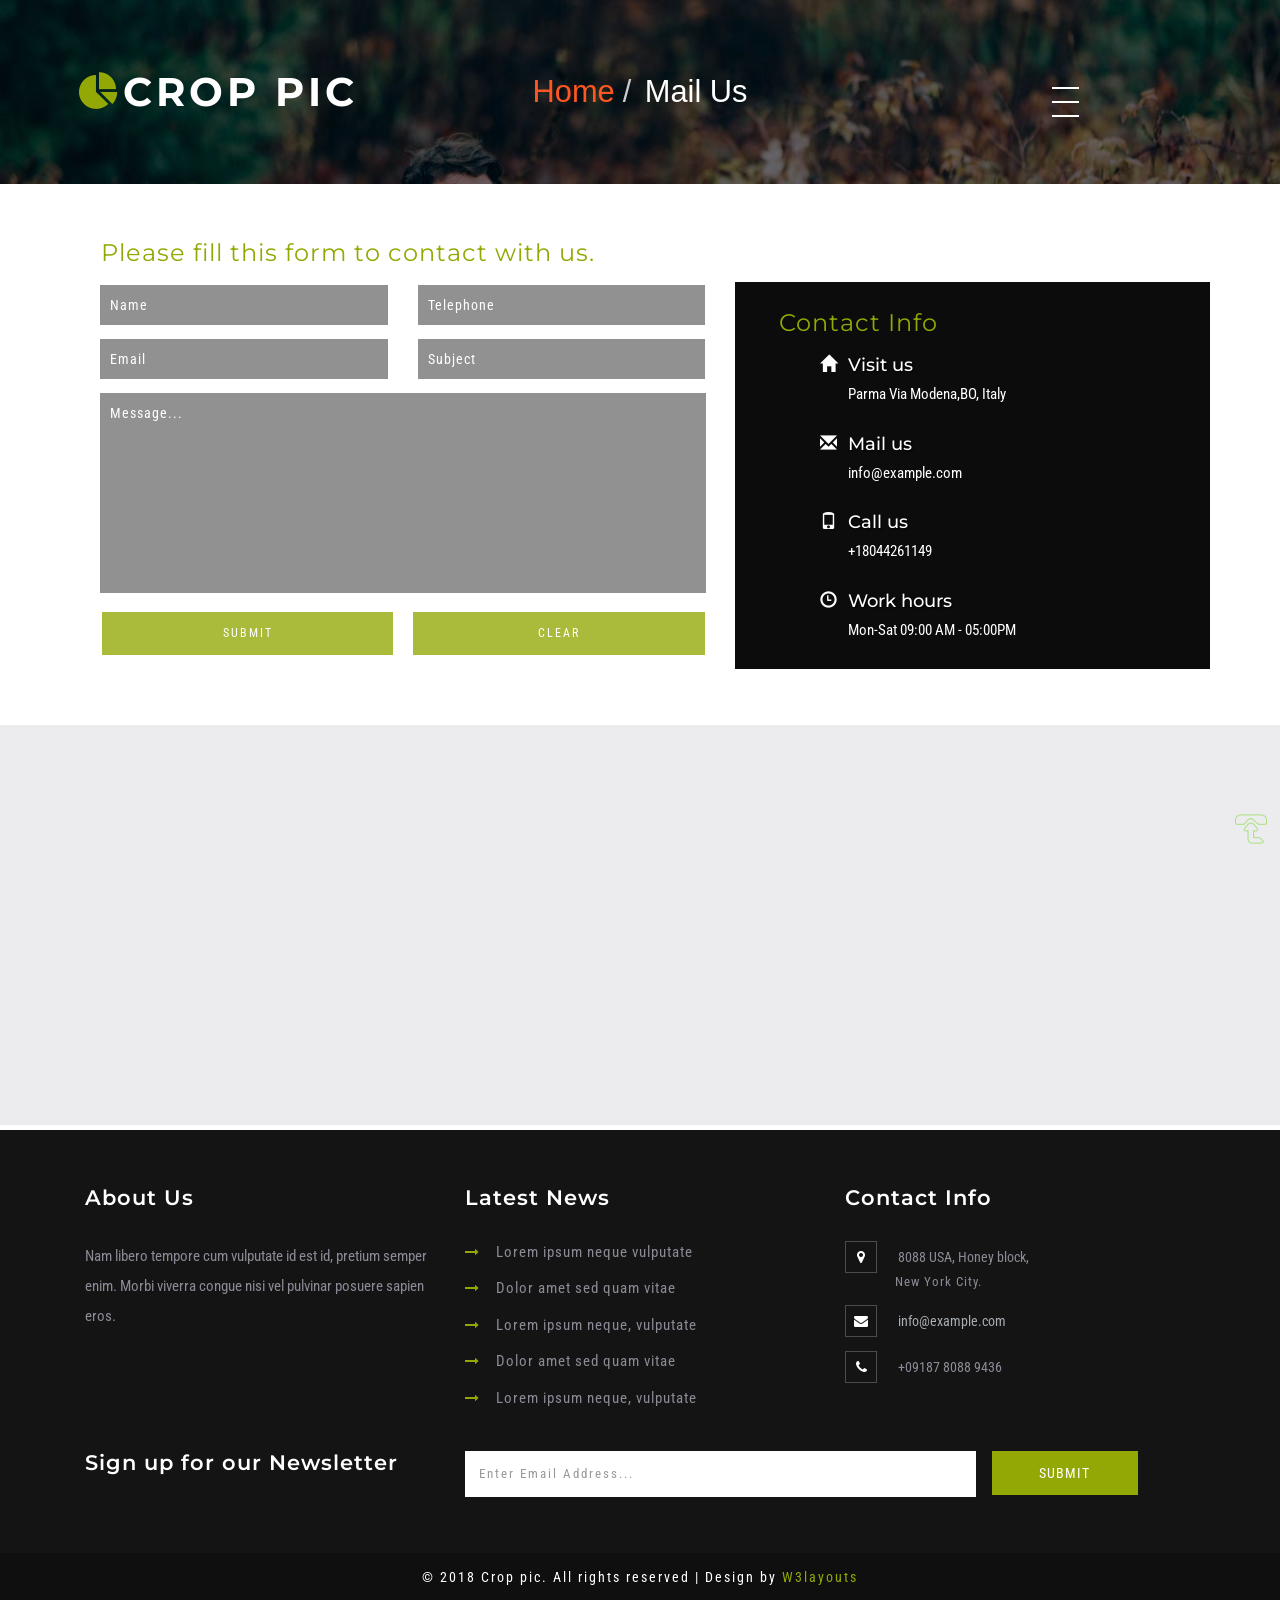
<file: CognitiveServices/Content/web/mail.html>
<!--
Author: W3layouts
Author URL: http://w3layouts.com
License: Creative Commons Attribution 3.0 Unported
License URL: http://creativecommons.org/licenses/by/3.0/
-->
<!DOCTYPE html>
<html lang="en">
<head>
<title>Crop Pic a PhotoGallery Category Bootstrap Responsive Template | Mail Us :: w3layouts</title>
<meta name="viewport" content="width=device-width, initial-scale=1">
<meta http-equiv="Content-Type" content="text/html; charset=utf-8" />
<meta name="keywords" content="Crop Pic Responsive web template, Bootstrap Web Templates, Flat Web Templates, Android Compatible web template, 
	SmartPhone Compatible web template, free WebDesigns for Nokia, Samsung, LG, Sony Ericsson, Motorola web design" />
<script type="application/x-javascript"> addEventListener("load", function() { setTimeout(hideURLbar, 0); }, false); function hideURLbar(){ window.scrollTo(0,1); } </script>
<!-- Custom Theme files -->
<link href="css/bootstrap.css" type="text/css" rel="stylesheet" media="all">
<link href="css/style.css" type="text/css" rel="stylesheet" media="all">   
<link href="css/font-awesome.css" rel="stylesheet"> <!-- font-awesome icons -->  
<!-- //Custom Theme files --> 
<!-- js -->
<script src="js/jquery-2.2.3.min.js"></script>  
<!-- //js -->
<!-- web-fonts -->   
<link href="//fonts.googleapis.com/css?family=Montserrat:100,100i,200,200i,300,300i,400,400i,500,500i,600,600i,700,700i,800,800i,900,900i" rel="stylesheet">
<link href="//fonts.googleapis.com/css?family=Roboto+Condensed:300,300i,400,400i,700" rel="stylesheet">
<!-- //web-fonts -->
</head>
<body> 
	<!-- banner -->
	<div class="banner">
		<div class="banner-agileinfo">
				<!-- Header -->
		<div class="logo-w3layouts">
			<h1><a href="index.html"><i class="fa fa-pie-chart" aria-hidden="true"></i>Crop Pic</a></h1>
		</div>
		<!-- Navigation -->
		<div class="menu">
					<a href="#" class="navicon"></a> 
					<div class="toggle"> 
						<ul class="toggle-menu">
							<li><a href="index.html" class="active"> Home</a></li>
							<li><a href="#about" class="scroll"> About</a></li> 
								<li><a href="services.html"> Services</a></li> 
								<li><a href="icons.html">Web Icons</a></li>
									<li><a href="typography.html">Typography</a></li>
							<li><a href="portfolio.html"> Portfolio</a></li> 
							<li><a  href="mail.html"> Contact Us</a></li>
						</ul>
					</div> 
				</div>   

		<!-- //Navigation -->

			<!-- banner-text -->
			<div class="banner-w3lstext agileits-w3layouts">  
				<ol class="breadcrumb">
					<li><a href="index.html">Home</a></li> 
					<li class="active">Mail Us</li>
				</ol>  
			</div>
			<!-- //banner-text -->
		</div>
	</div>
	<!-- //banner --> 
	<!-- contact -->
	<!-- mail -->
<div class="mail contact-w3ls" id="mail">
	<div class="container">
		<div class="agileinfo_mail_grids">
			<div class="col-md-7 agileinfo_mail_grid_right">
			<h3>Please fill this form to contact with us.</h3>
				<form action="#" method="post">
					<div class="col-md-6 col-sm-6 wthree_contact_left_grid">
						<input type="text" name="Name" placeholder="Name" required="">
						<input type="email" name="Email" placeholder="Email" required="">
					</div>
					<div class="col-md-6 col-sm-6 wthree_contact_left_grid">
						<input type="text" name="Telephone" placeholder="Telephone" required="">
						<input type="text" name="Subject" placeholder="Subject" required="">
					</div>
					<div class="clearfix"> </div>
					<textarea name="Message" onfocus="this.value = '';" onblur="if (this.value == '') {this.value = 'Message...';}" required="">Message...</textarea>
					<input type="submit" value="Submit">
					<input type="reset" value="Clear">
				</form>
			</div>
			<div class="col-md-5 contact-left-w3ls">
				<h3>Contact Info</h3>
				<div class="visit">
					<div class="col-md-2 col-sm-2 col-xs-2 contact-icon-wthree">
						<span class="glyphicon glyphicon-home" aria-hidden="true"></span>
					</div>
					<div class="col-md-10 col-sm-10 col-xs-10 contact-text-agileinf0">
						<h4>Visit us</h4>
						<p>Parma Via Modena,BO, Italy</p>
					</div>
					<div class="clearfix"></div>
				</div>
				<div class="mail-w3">
					<div class="col-md-2 col-sm-2 col-xs-2 contact-icon-wthree">
						<span class="glyphicon glyphicon-envelope" aria-hidden="true"></span>
					</div>
					<div class="col-md-10 col-sm-10 col-xs-10 contact-text-agileinf0">
						<h4>Mail us</h4>
						<p><a href="mailto:info@example.com">info@example.com</a></p>
					</div>
					<div class="clearfix"></div>
				</div>
				<div class="call">
					<div class="col-md-2 col-sm-2 col-xs-2 contact-icon-wthree">
						<span class="glyphicon glyphicon-phone" aria-hidden="true"></span>
					</div>
					<div class="col-md-10 col-sm-10 col-xs-10 contact-text-agileinf0">
						<h4>Call us</h4>
						<p>+18044261149</p>
					</div>
					<div class="clearfix"></div>
				</div>
				<div class="visit">
					<div class="col-md-2 col-sm-2 col-xs-2 contact-icon-wthree">
						<span class="glyphicon glyphicon-time" aria-hidden="true"></span>
					</div>
					<div class="col-md-10 col-sm-10 col-xs-10 contact-text-agileinf0">
						<h4>Work hours</h4>
						<p>Mon-Sat 09:00 AM - 05:00PM</p>
					</div>
					<div class="clearfix"></div>
				</div>
			</div>
			<div class="clearfix"> </div>
		</div>
	</div>
</div>
<!-- //mail -->
<!-- /contact -->
	<!-- /map -->
			<div class="map_w3layouts_agile">
				<iframe src="https://www.google.com/maps/embed?pb=!1m18!1m12!1m3!1d387142.84010033106!2d-74.25819252532891!3d40.70583163828471!2m3!1f0!2f0!3f0!3m2!1i1024!2i768!4f13.1!3m3!1m2!1s0x89c24fa5d33f083b%3A0xc80b8f06e177fe62!2sNew+York%2C+NY%2C+USA!5e0!3m2!1sen!2sin!4v1475140387172" style="border:0"></iframe>

			</div>
		<!-- //map -->
<!-- footer -->
	<div class="footer_top_agileits">
		<div class="container">
			<div class="col-md-4 footer_grid">
				<h3>About Us</h3>
				<p>Nam libero tempore cum vulputate id est id, pretium semper enim. Morbi viverra congue nisi vel pulvinar posuere sapien
					eros.
				</p>
			</div>
			<div class="col-md-4 footer_grid">
				<h3>Latest News</h3>
				<ul class="footer_grid_list">
					<li><i class="fa fa-long-arrow-right" aria-hidden="true"></i>
						<a href="#" data-toggle="modal" data-target="#myModal">Lorem ipsum neque vulputate </a>
					</li>
					<li><i class="fa fa-long-arrow-right" aria-hidden="true"></i>
						<a href="#" data-toggle="modal" data-target="#myModal">Dolor amet sed quam vitae</a>
					</li>
					<li><i class="fa fa-long-arrow-right" aria-hidden="true"></i>
						<a href="#" data-toggle="modal" data-target="#myModal">Lorem ipsum neque, vulputate </a>
					</li>
					<li><i class="fa fa-long-arrow-right" aria-hidden="true"></i>
						<a href="#" data-toggle="modal" data-target="#myModal">Dolor amet sed quam vitae</a>
					</li>
					<li><i class="fa fa-long-arrow-right" aria-hidden="true"></i>
						<a href="#" data-toggle="modal" data-target="#myModal">Lorem ipsum neque, vulputate </a>
					</li>
				</ul>
			</div>
			<div class="col-md-4 footer_grid">
				<h3>Contact Info</h3>
				<ul class="address">
					<li><i class="fa fa-map-marker" aria-hidden="true"></i>8088 USA, Honey block, <span>New York City.</span></li>
					<li><i class="fa fa-envelope" aria-hidden="true"></i><a href="mailto:info@example.com">info@example.com</a></li>
					<li><i class="fa fa-phone" aria-hidden="true"></i>+09187 8088 9436</li>
				</ul>
			</div>
			<div class="clearfix"> </div>
			<div class="footer_grids">
				<div class="col-md-4 footer_grid_left">
					<h3>Sign up for our Newsletter</h3>
				</div>
				<div class="col-md-8 footer_grid_right">

					<form action="#" method="post">
						<input type="email" name="Email" placeholder="Enter Email Address..." required="">
						<input type="submit" value="Submit">
					</form>
				</div>
				<div class="clearfix"> </div>
			</div>
		</div>
	</div>
	<div class="footer_w3ls">
		<div class="container">
					<div class="footer_bottom1">
						<p>© 2018 Crop pic. All rights reserved | Design by <a href="http://w3layouts.com">W3layouts</a></p>
					</div>
		</div>
	</div>
	<!-- //footer -->
	<!-- menu-js -->
	<script>
		$('.navicon').on('click', function (e) {
		  e.preventDefault();
		  $(this).toggleClass('navicon--active');
		  $('.toggle').toggleClass('toggle--active');
		});
	</script> 
	<!-- //menu-js --> 
	<!-- jarallax -->  
	<script src="js/SmoothScroll.min.js"></script> 
	<!-- start-smooth-scrolling --> 
	<script type="text/javascript" src="js/move-top.js"></script>
	<script type="text/javascript" src="js/easing.js"></script>	
	<script type="text/javascript">
			jQuery(document).ready(function($) {
				$(".scroll").click(function(event){		
					event.preventDefault();
			
			$('html,body').animate({scrollTop:$(this.hash).offset().top},1000);
				});
			});
	</script>
	<!-- //end-smooth-scrolling -->	 
	<!-- smooth-scrolling-of-move-up -->
	<script type="text/javascript">
		$(document).ready(function() {
			/*
			var defaults = {
				containerID: 'toTop', // fading element id
				containerHoverID: 'toTopHover', // fading element hover id
				scrollSpeed: 1200,
				easingType: 'linear' 
			};
			*/
			
			$().UItoTop({ easingType: 'easeOutQuart' });
			
		});
	</script>
	<!-- //smooth-scrolling-of-move-up -->   
	<!-- Bootstrap core JavaScript
    ================================================== -->
    <!-- Placed at the end of the document so the pages load faster -->
    <script src="js/bootstrap.js"></script>
</body>
</html>
</file>
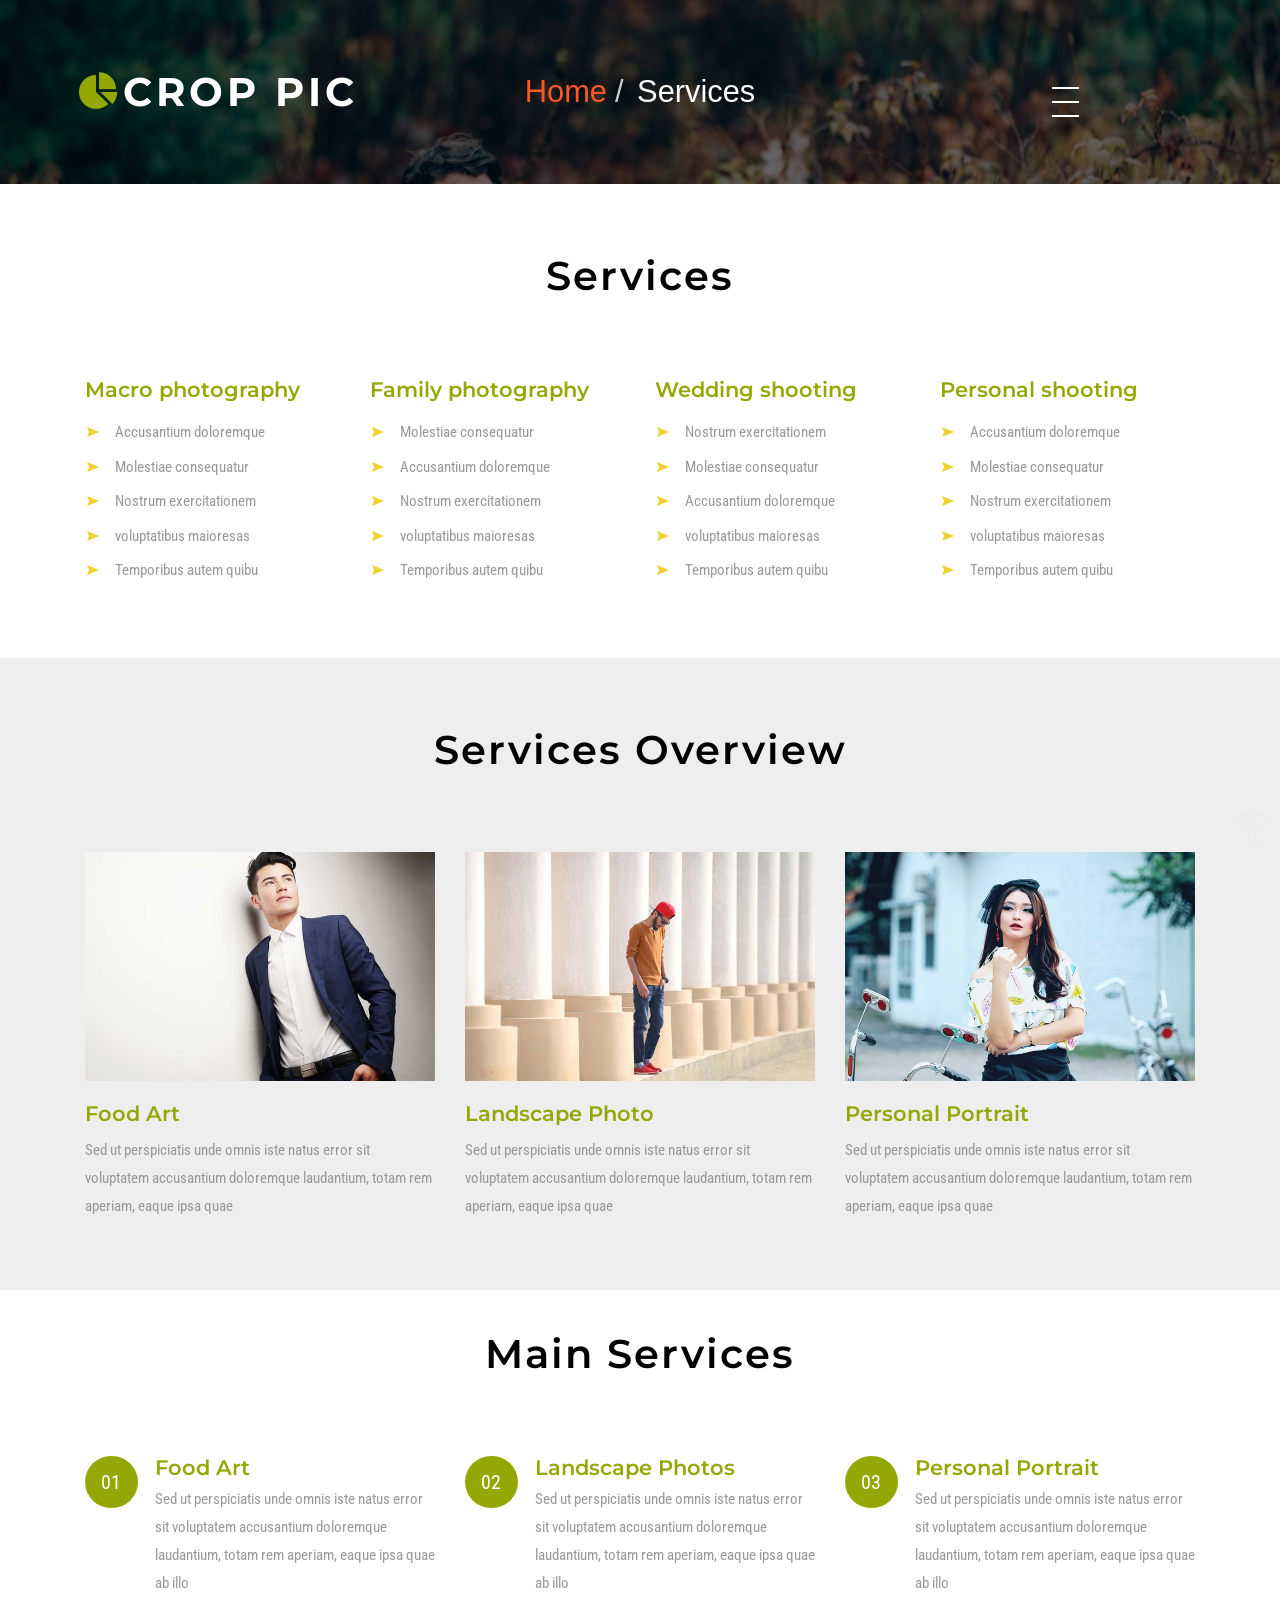
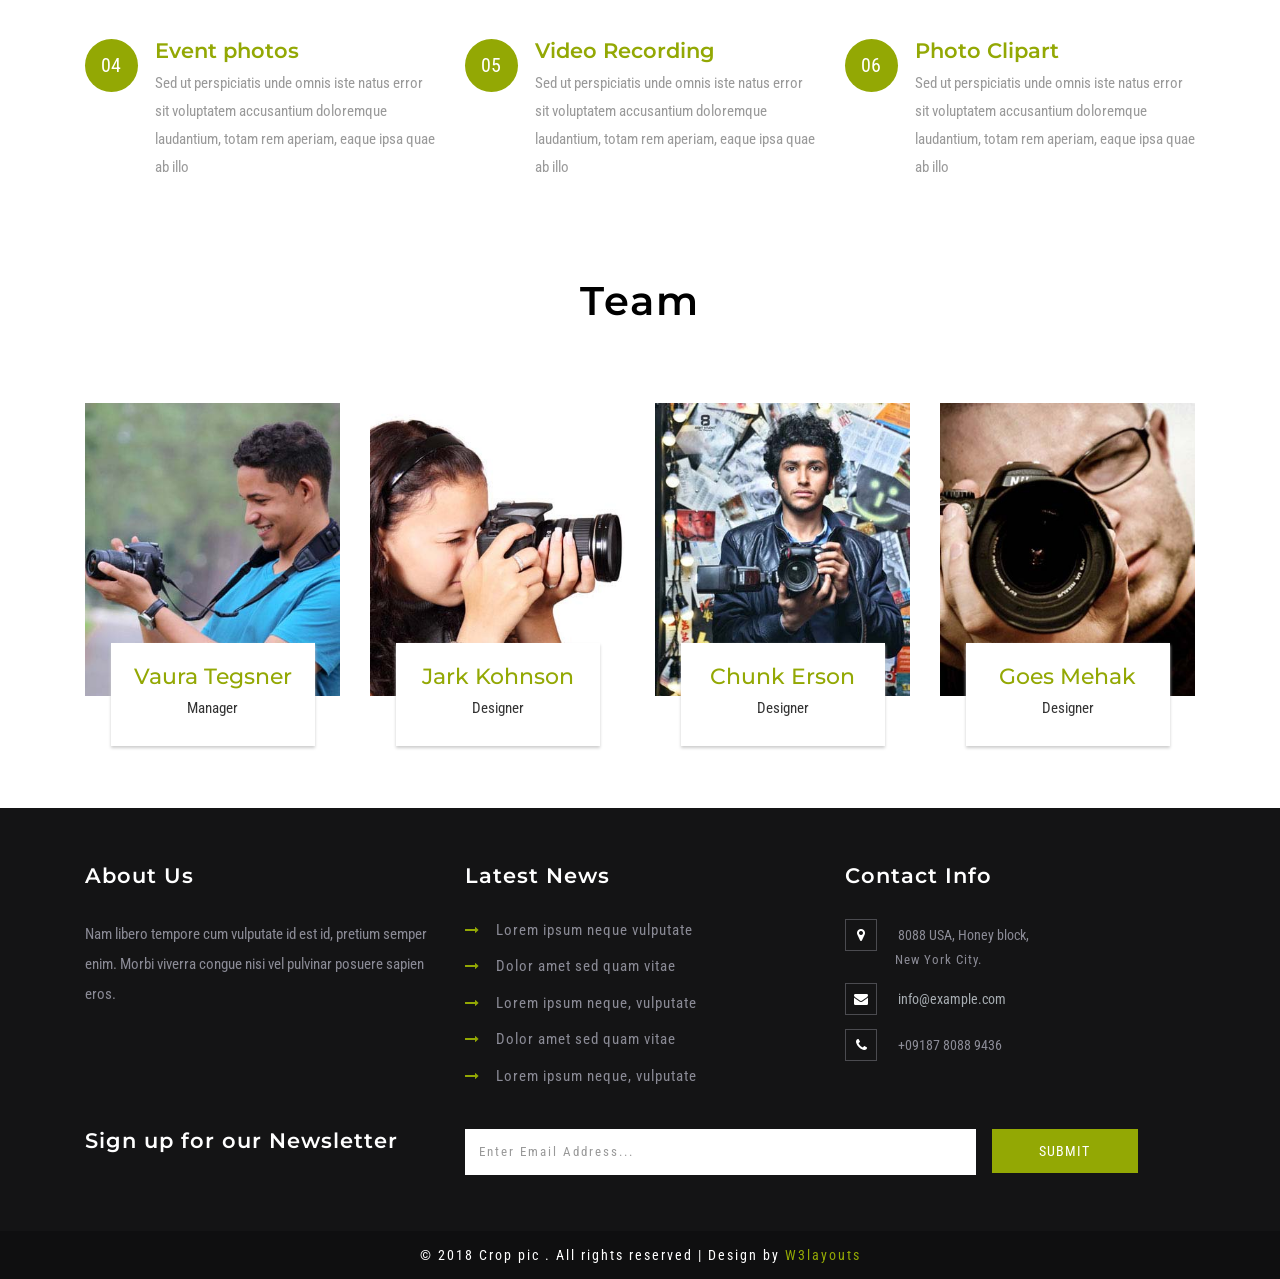
<file: CognitiveServices/Content/web/services.html>
<!--
Author: W3layouts
Author URL: http://w3layouts.com
License: Creative Commons Attribution 3.0 Unported
License URL: http://creativecommons.org/licenses/by/3.0/
-->
<!DOCTYPE html>
<html lang="en">
<head>
<title>Crop Pic a PhotoGallery Category Bootstrap Responsive Template | Services :: w3layouts</title>
<meta name="viewport" content="width=device-width, initial-scale=1">
<meta http-equiv="Content-Type" content="text/html; charset=utf-8" />
<meta name="keywords" content="Crop Pic Responsive web template, Bootstrap Web Templates, Flat Web Templates, Android Compatible web template, 
	SmartPhone Compatible web template, free WebDesigns for Nokia, Samsung, LG, Sony Ericsson, Motorola web design" />
<script type="application/x-javascript"> addEventListener("load", function() { setTimeout(hideURLbar, 0); }, false); function hideURLbar(){ window.scrollTo(0,1); } </script>
<!-- Custom Theme files -->
<link href="css/bootstrap.css" type="text/css" rel="stylesheet" media="all">
<link href="css/style.css" type="text/css" rel="stylesheet" media="all">   
<link href="css/font-awesome.css" rel="stylesheet"> <!-- font-awesome icons --> 
<!-- //Custom Theme files --> 
<!-- js -->
<script src="js/jquery-2.2.3.min.js"></script>  
<!-- //js -->
<!-- web-fonts -->   
<link href="//fonts.googleapis.com/css?family=Montserrat:100,100i,200,200i,300,300i,400,400i,500,500i,600,600i,700,700i,800,800i,900,900i" rel="stylesheet">
<link href="//fonts.googleapis.com/css?family=Roboto+Condensed:300,300i,400,400i,700" rel="stylesheet">
<!-- //web-fonts -->
</head>
<body> 
	<!-- banner -->
	<div class="banner">
		<div class="banner-agileinfo">
				<!-- Header -->
		<div class="logo-w3layouts">
			<h1><a href="index.html"><i class="fa fa-pie-chart" aria-hidden="true"></i>Crop Pic</a></h1>
		</div>
		
			<!-- Navigation -->
		<div class="menu">
					<a href="#" class="navicon"></a> 
					<div class="toggle"> 
						<ul class="toggle-menu">
							<li><a href="index.html" class="active"> Home</a></li>
							<li><a href="#about" class="scroll"> About</a></li> 
								<li><a href="services.html"> Services</a></li> 
								<li><a href="icons.html">Web Icons</a></li>
									<li><a href="typography.html">Typography</a></li>
							<li><a href="portfolio.html"> Portfolio</a></li> 
							<li><a  href="mail.html"> Contact Us</a></li>
						</ul>
					</div> 
				</div>   

		<!-- //Navigation -->

			<!-- banner-text -->
			<div class="banner-w3lstext agileits-w3layouts">  
				<ol class="breadcrumb">
					<li><a href="index.html">Home</a></li> 
					<li class="active">Services</li>
				</ol>  
			</div>
			<!-- //banner-text -->
		</div>
	</div>
	<!-- //banner --> 
	<div class="agileinfo-ser">
<!---728x90--->
				<div class="container">
				<div class="wthree_head_all">
					<h3>Services</h3>
					</div>  
					<div class="services-grids">
						<div class="col-md-3 ser-grid wow fadeInLeft animated animated" data-wow-delay=".5s" style="visibility: visible; animation-delay: 0.5s; animation-name: fadeInLeft;">
							<h4>Macro photography</h4>
							<ul>
								<li>Accusantium doloremque</li>
								<li>Molestiae consequatur</li>
								<li>Nostrum exercitationem</li>
								<li>voluptatibus maioresas</li>
								<li>Temporibus autem quibu</li>
							</ul>
						</div>
						<div class="col-md-3 ser-grid wow fadeInUpBig animated animated" data-wow-delay=".5s" style="visibility: visible; animation-delay: 0.5s; animation-name: fadeInUpBig;">
							<h4>Family photography</h4>
							<ul>
								<li>Molestiae consequatur</li>
								<li>Accusantium doloremque</li>
								<li>Nostrum exercitationem</li>
								<li>voluptatibus maioresas</li>
								<li>Temporibus autem quibu</li>
							</ul>
						</div>
						<div class="col-md-3 ser-grid wow fadeInDownBig animated animated" data-wow-delay=".5s" style="visibility: visible; animation-delay: 0.5s; animation-name: fadeInDownBig;">
							<h4>Wedding shooting</h4>
							<ul>
								<li>Nostrum exercitationem</li>
								<li>Molestiae consequatur</li>
								<li>Accusantium doloremque</li>
								<li>voluptatibus maioresas</li>
								<li>Temporibus autem quibu</li>
							</ul>
						</div>
						<div class="col-md-3 ser-grid wow fadeInRight animated animated" data-wow-delay=".5s" style="visibility: visible; animation-delay: 0.5s; animation-name: fadeInRight;">
							<h4>Personal shooting</h4>
							<ul>
								<li>Accusantium doloremque</li>
								<li>Molestiae consequatur</li>
								<li>Nostrum exercitationem</li>
								<li>voluptatibus maioresas</li>
								<li>Temporibus autem quibu</li>
							</ul>
						</div>
						<div class="clearfix"></div>
					</div>
				</div>
				<!---728x90--->
			</div>
<!-- //agileinfo -->
<!-- overview --> 
	<div class="overview w3-2">
			<div class="container">
				<div class="wthree_head_all">
				<h3>Services overview</h3>
				</div>
				<div class="overview-grids">
					<div class="col-md-4 list-grid">
						<div class="list-img">
							<img src="images/g1.jpg" class="img-responsive" alt=" ">
							<div class="textbox"></div>
						</div>						
						<h4>Food Art</h4>
						<p>Sed ut perspiciatis unde omnis iste natus error sit voluptatem accusantium doloremque laudantium, totam rem aperiam, eaque ipsa quae </p>
					</div>
					<div class="col-md-4 list-grid">
						<div class="list-img">
							<img src="images/g2.jpg" class="img-responsive" alt=" ">
							<div class="textbox"></div>
						</div>	
						<h4>Landscape Photo</h4>
						<p>Sed ut perspiciatis unde omnis iste natus error sit voluptatem accusantium doloremque laudantium, totam rem aperiam, eaque ipsa quae </p>
					</div>
					<div class="col-md-4 list-grid">
						<div class="list-img">
							<img src="images/g3.jpg" class="img-responsive" alt=" ">
							<div class="textbox"></div>
						</div>	
						<h4>Personal Portrait</h4>
						<p>Sed ut perspiciatis unde omnis iste natus error sit voluptatem accusantium doloremque laudantium, totam rem aperiam, eaque ipsa quae </p>
					</div>
					
					<div class="clearfix"></div>
				</div>
			</div>
		</div>
<!-- //overview --> 
	<!-- main-services--> 
	<div class="main-services agileits-2">
	<!---728x90--->
			<div class="container">
				<div class="wthree_head_all">
					<h3>Main services</h3>
					</div>

				<div class="services-grids">
						<div class="col-md-4 services-grid">
							<div class="services-left">
								<p>01</p>
							</div>
							<div class="services-right">
								<h4>Food Art</h4>
								<p>Sed ut perspiciatis unde omnis iste natus error sit 
								voluptatem accusantium doloremque laudantium, totam rem 
								aperiam, eaque ipsa quae ab illo </p>
							</div>
							<div class="clearfix"></div>
						</div>
						<div class="col-md-4 services-grid">
							<div class="services-left">
								<p>02</p>
							</div>
							<div class="services-right">
								<h4>Landscape Photos</h4>
								<p>Sed ut perspiciatis unde omnis iste natus error sit 
								voluptatem accusantium doloremque laudantium, totam rem 
								aperiam, eaque ipsa quae ab illo </p>
							</div>
							<div class="clearfix"></div>
						</div>
						<div class="col-md-4 services-grid">
							<div class="services-left">
								<p>03</p>
							</div>
							<div class="services-right">
								<h4>Personal Portrait</h4>
								<p>Sed ut perspiciatis unde omnis iste natus error sit 
								voluptatem accusantium doloremque laudantium, totam rem 
								aperiam, eaque ipsa quae ab illo </p>
							</div>
							<div class="clearfix"></div>
						</div>
						<div class="col-md-4 services-grid">
							<div class="services-left">
								<p>04</p>
							</div>
							<div class="services-right">
								<h4>Event photos</h4>
								<p>Sed ut perspiciatis unde omnis iste natus error sit 
								voluptatem accusantium doloremque laudantium, totam rem 
								aperiam, eaque ipsa quae ab illo </p>
							</div>
							<div class="clearfix"></div>
						</div>
						<div class="col-md-4 services-grid">
							<div class="services-left">
								<p>05</p>
							</div>
							<div class="services-right">
								<h4>Video Recording</h4>
								<p>Sed ut perspiciatis unde omnis iste natus error sit 
								voluptatem accusantium doloremque laudantium, totam rem 
								aperiam, eaque ipsa quae ab illo</p>
							</div>
							<div class="clearfix"></div>
						</div>
						<div class="col-md-4 services-grid">
							<div class="services-left">
								<p>06</p>
							</div>
							<div class="services-right">
								<h4>Photo Clipart</h4>
								<p>Sed ut perspiciatis unde omnis iste natus error sit 
								voluptatem accusantium doloremque laudantium, totam rem 
								aperiam, eaque ipsa quae ab illo </p>
							</div>
							<div class="clearfix"></div>
						</div>
						<div class="clearfix"></div>
				</div>
				
			</div>
		</div>
		
<!-- //main-services --> 

<!-- services-team -->
	<div class="about team">		
		<div class="container">
				<div class="wthree_head_all">
					<h3>Team</h3>
					</div>  
			<div class="team-row-agileinfo">
				<div class="col-md-3 col-sm-6 col-xs-6 team-grids">
					<div class="thumbnail team-agileits">
						<img src="images/t1.jpg" class="img-responsive" alt=""/>
						<div class="w3agile-caption">
							<h4>Vaura Tegsner</h4>
							<p>Manager</p> 
							<div class="social-w3lsicon">
								<a href="#" class="social-button twitter"><i class="fa fa-twitter"></i></a>
								<a href="#" class="social-button facebook"><i class="fa fa-facebook"></i></a> 
								<a href="#" class="social-button google"><i class="fa fa-google-plus"></i></a>  
							</div>	
						</div> 
					</div>
				</div>
				<div class="col-md-3 col-sm-6 col-xs-6 team-grids">
					<div class="thumbnail team-agileits">
						<img src="images/t3.jpg" class="img-responsive" alt=""/>
						<div class="w3agile-caption">
							<h4>Jark Kohnson</h4>
							<p>Designer</p>
							<div class="social-w3lsicon">
								<a href="#" class="social-button twitter"><i class="fa fa-twitter"></i></a>
								<a href="#" class="social-button facebook"><i class="fa fa-facebook"></i></a> 
								<a href="#" class="social-button google"><i class="fa fa-google-plus"></i></a>  
							</div>	
						</div> 
					</div>
				</div>
				<div class="col-md-3 col-sm-6 col-xs-6 team-grids">
					<div class="thumbnail team-agileits">
						<img src="images/t2.jpg" class="img-responsive" alt=""/>
						<div class="w3agile-caption">
							<h4>Chunk Erson</h4>
							<p>Designer</p>						
							<div class="social-w3lsicon">
								<a href="#" class="social-button twitter"><i class="fa fa-twitter"></i></a>
								<a href="#" class="social-button facebook"><i class="fa fa-facebook"></i></a> 
								<a href="#" class="social-button google"><i class="fa fa-google-plus"></i></a>  
							</div>	
						</div> 
					</div>
				</div>
				<div class="col-md-3 col-sm-6 col-xs-6 team-grids">
					<div class="thumbnail team-agileits">
						<img src="images/t4.jpg" class="img-responsive" alt=""/>
						<div class="w3agile-caption">
							<h4>Goes Mehak</h4>
							<p>Designer</p>						
							<div class="social-w3lsicon">
								<a href="#" class="social-button twitter"><i class="fa fa-twitter"></i></a>
								<a href="#" class="social-button facebook"><i class="fa fa-facebook"></i></a> 
								<a href="#" class="social-button google"><i class="fa fa-google-plus"></i></a>  
							</div>	
						</div> 
					</div>
				</div>
				<div class="clearfix"> </div>
			</div>
		</div>
	</div>
	<!-- //services-team --> 
	<!-- //services-page -->
<!-- footer -->
	<div class="footer_top_agileits">
		<div class="container">
			<div class="col-md-4 footer_grid">
				<h3>About Us</h3>
				<p>Nam libero tempore cum vulputate id est id, pretium semper enim. Morbi viverra congue nisi vel pulvinar posuere sapien
					eros.
				</p>
			</div>
			<div class="col-md-4 footer_grid">
				<h3>Latest News</h3>
				<ul class="footer_grid_list">
					<li><i class="fa fa-long-arrow-right" aria-hidden="true"></i>
						<a href="#" data-toggle="modal" data-target="#myModal">Lorem ipsum neque vulputate </a>
					</li>
					<li><i class="fa fa-long-arrow-right" aria-hidden="true"></i>
						<a href="#" data-toggle="modal" data-target="#myModal">Dolor amet sed quam vitae</a>
					</li>
					<li><i class="fa fa-long-arrow-right" aria-hidden="true"></i>
						<a href="#" data-toggle="modal" data-target="#myModal">Lorem ipsum neque, vulputate </a>
					</li>
					<li><i class="fa fa-long-arrow-right" aria-hidden="true"></i>
						<a href="#" data-toggle="modal" data-target="#myModal">Dolor amet sed quam vitae</a>
					</li>
					<li><i class="fa fa-long-arrow-right" aria-hidden="true"></i>
						<a href="#" data-toggle="modal" data-target="#myModal">Lorem ipsum neque, vulputate </a>
					</li>
				</ul>
			</div>
			<div class="col-md-4 footer_grid">
				<h3>Contact Info</h3>
				<ul class="address">
					<li><i class="fa fa-map-marker" aria-hidden="true"></i>8088 USA, Honey block, <span>New York City.</span></li>
					<li><i class="fa fa-envelope" aria-hidden="true"></i><a href="mailto:info@example.com">info@example.com</a></li>
					<li><i class="fa fa-phone" aria-hidden="true"></i>+09187 8088 9436</li>
				</ul>
			</div>
			<div class="clearfix"> </div>
			<div class="footer_grids">
				<div class="col-md-4 footer_grid_left">
					<h3>Sign up for our Newsletter</h3>
				</div>
				<div class="col-md-8 footer_grid_right">

					<form action="#" method="post">
						<input type="email" name="Email" placeholder="Enter Email Address..." required="">
						<input type="submit" value="Submit">
					</form>
				</div>
				<div class="clearfix"> </div>
			</div>
		</div>
	</div>
	<div class="footer_w3ls">
		<div class="container">
					<div class="footer_bottom1">
						<p>© 2018 Crop pic . All rights reserved | Design by <a href="http://w3layouts.com">W3layouts</a></p>
					</div>
		</div>
	</div>
	<!-- //footer -->
	
	<!-- menu-js -->
	<script>
		$('.navicon').on('click', function (e) {
		  e.preventDefault();
		  $(this).toggleClass('navicon--active');
		  $('.toggle').toggleClass('toggle--active');
		});
	</script> 
	<!-- //menu-js --> 
	<!-- jarallax -->  
	<script src="js/SmoothScroll.min.js"></script>
	<!-- start-smooth-scrolling --> 
	<script type="text/javascript" src="js/move-top.js"></script>
	<script type="text/javascript" src="js/easing.js"></script>	
	<script type="text/javascript">
			jQuery(document).ready(function($) {
				$(".scroll").click(function(event){		
					event.preventDefault();
			
			$('html,body').animate({scrollTop:$(this.hash).offset().top},1000);
				});
			});
	</script>
	<!-- //end-smooth-scrolling -->	 
	<!-- smooth-scrolling-of-move-up -->
	<script type="text/javascript">
		$(document).ready(function() {
			/*
			var defaults = {
				containerID: 'toTop', // fading element id
				containerHoverID: 'toTopHover', // fading element hover id
				scrollSpeed: 1200,
				easingType: 'linear' 
			};
			*/
			
			$().UItoTop({ easingType: 'easeOutQuart' });
			
		});
	</script>
	<!-- //smooth-scrolling-of-move-up -->   
	<!-- Bootstrap core JavaScript
    ================================================== -->
    <!-- Placed at the end of the document so the pages load faster -->
    <script src="js/bootstrap.js"></script>
</body>
</html>
</file>
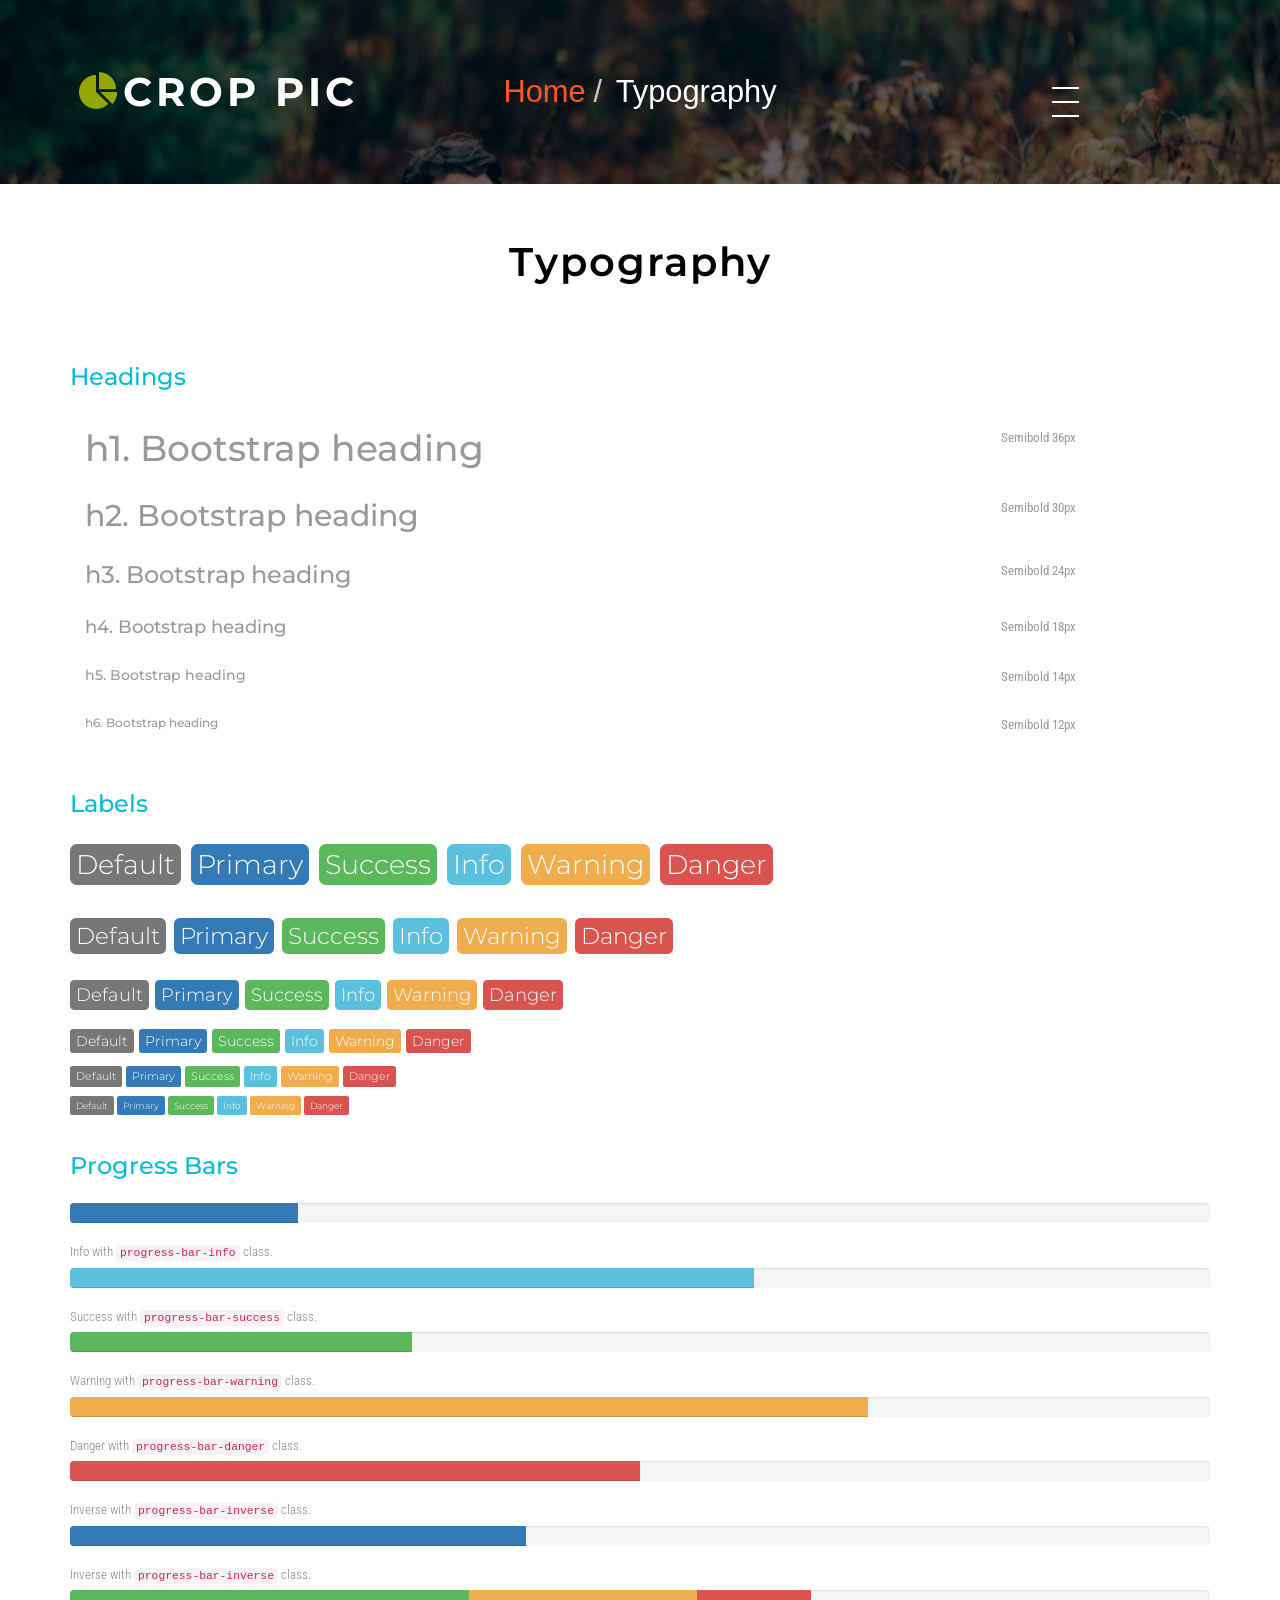
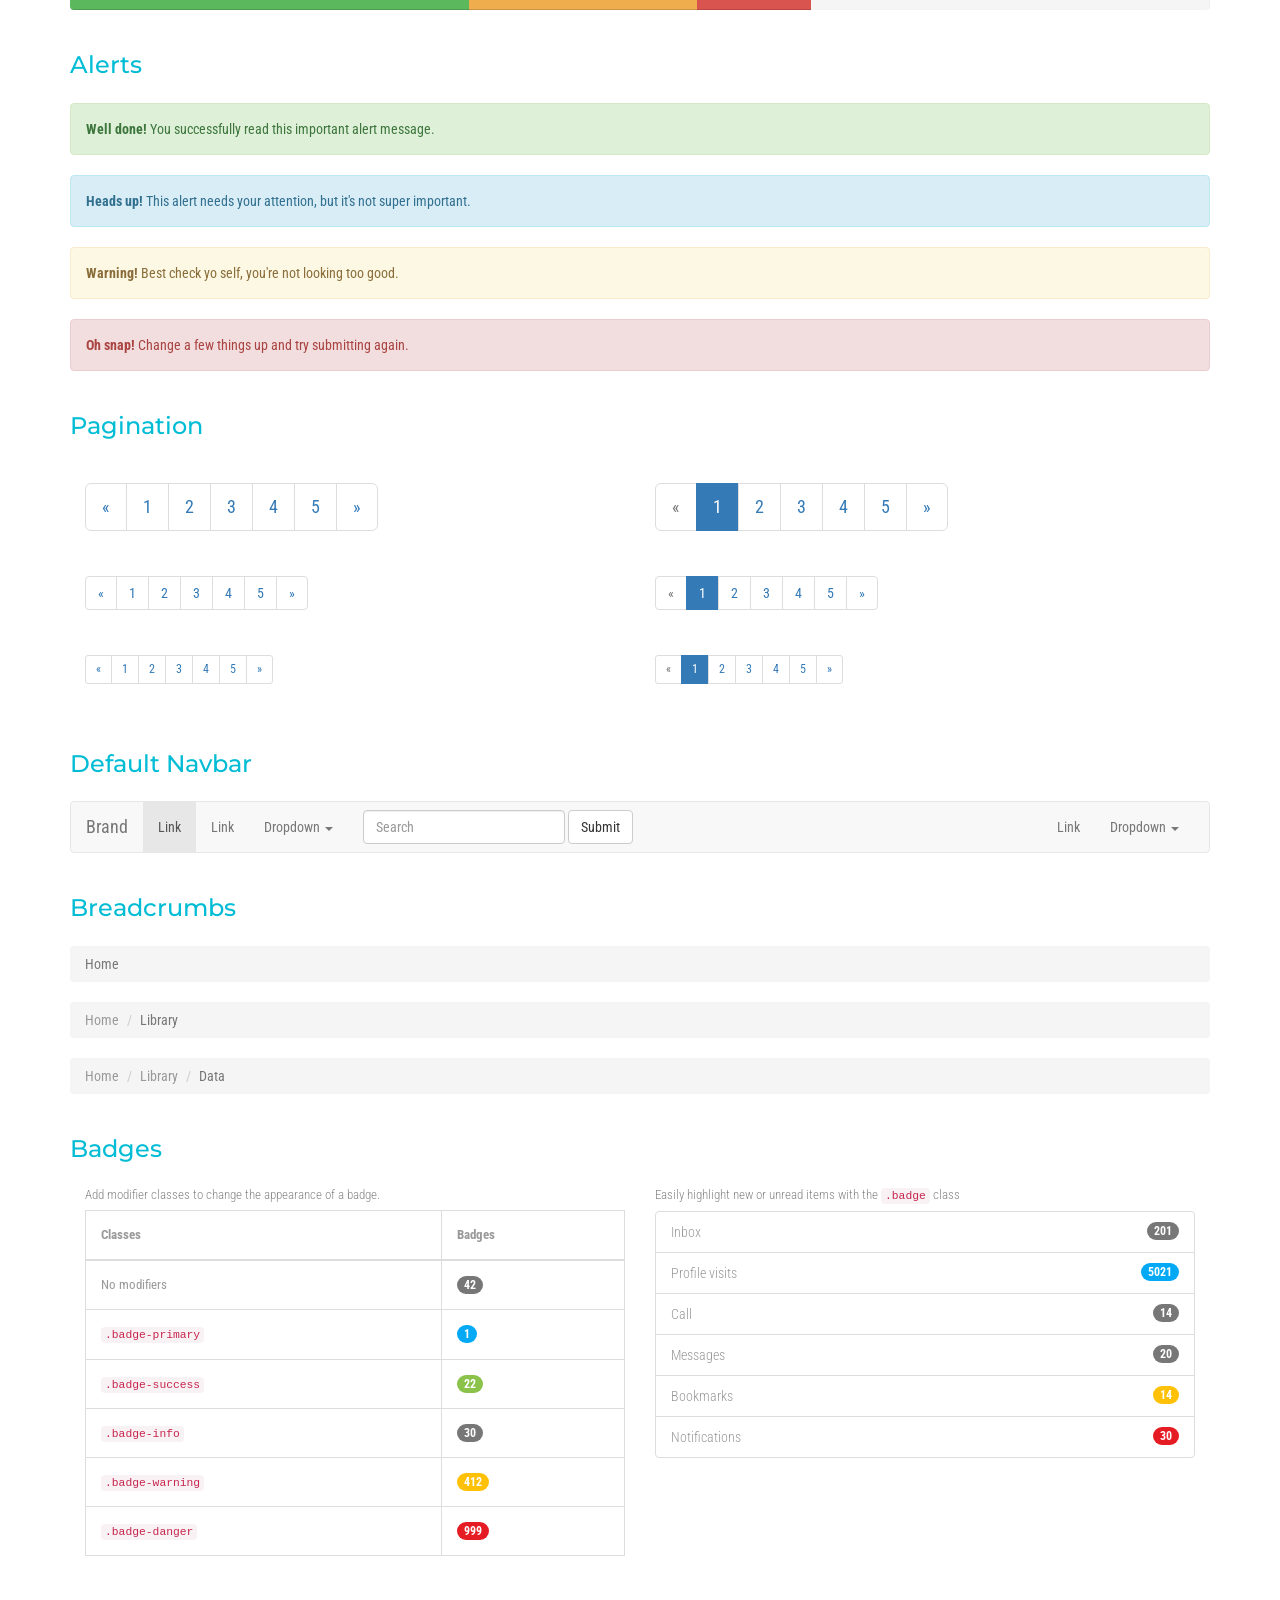
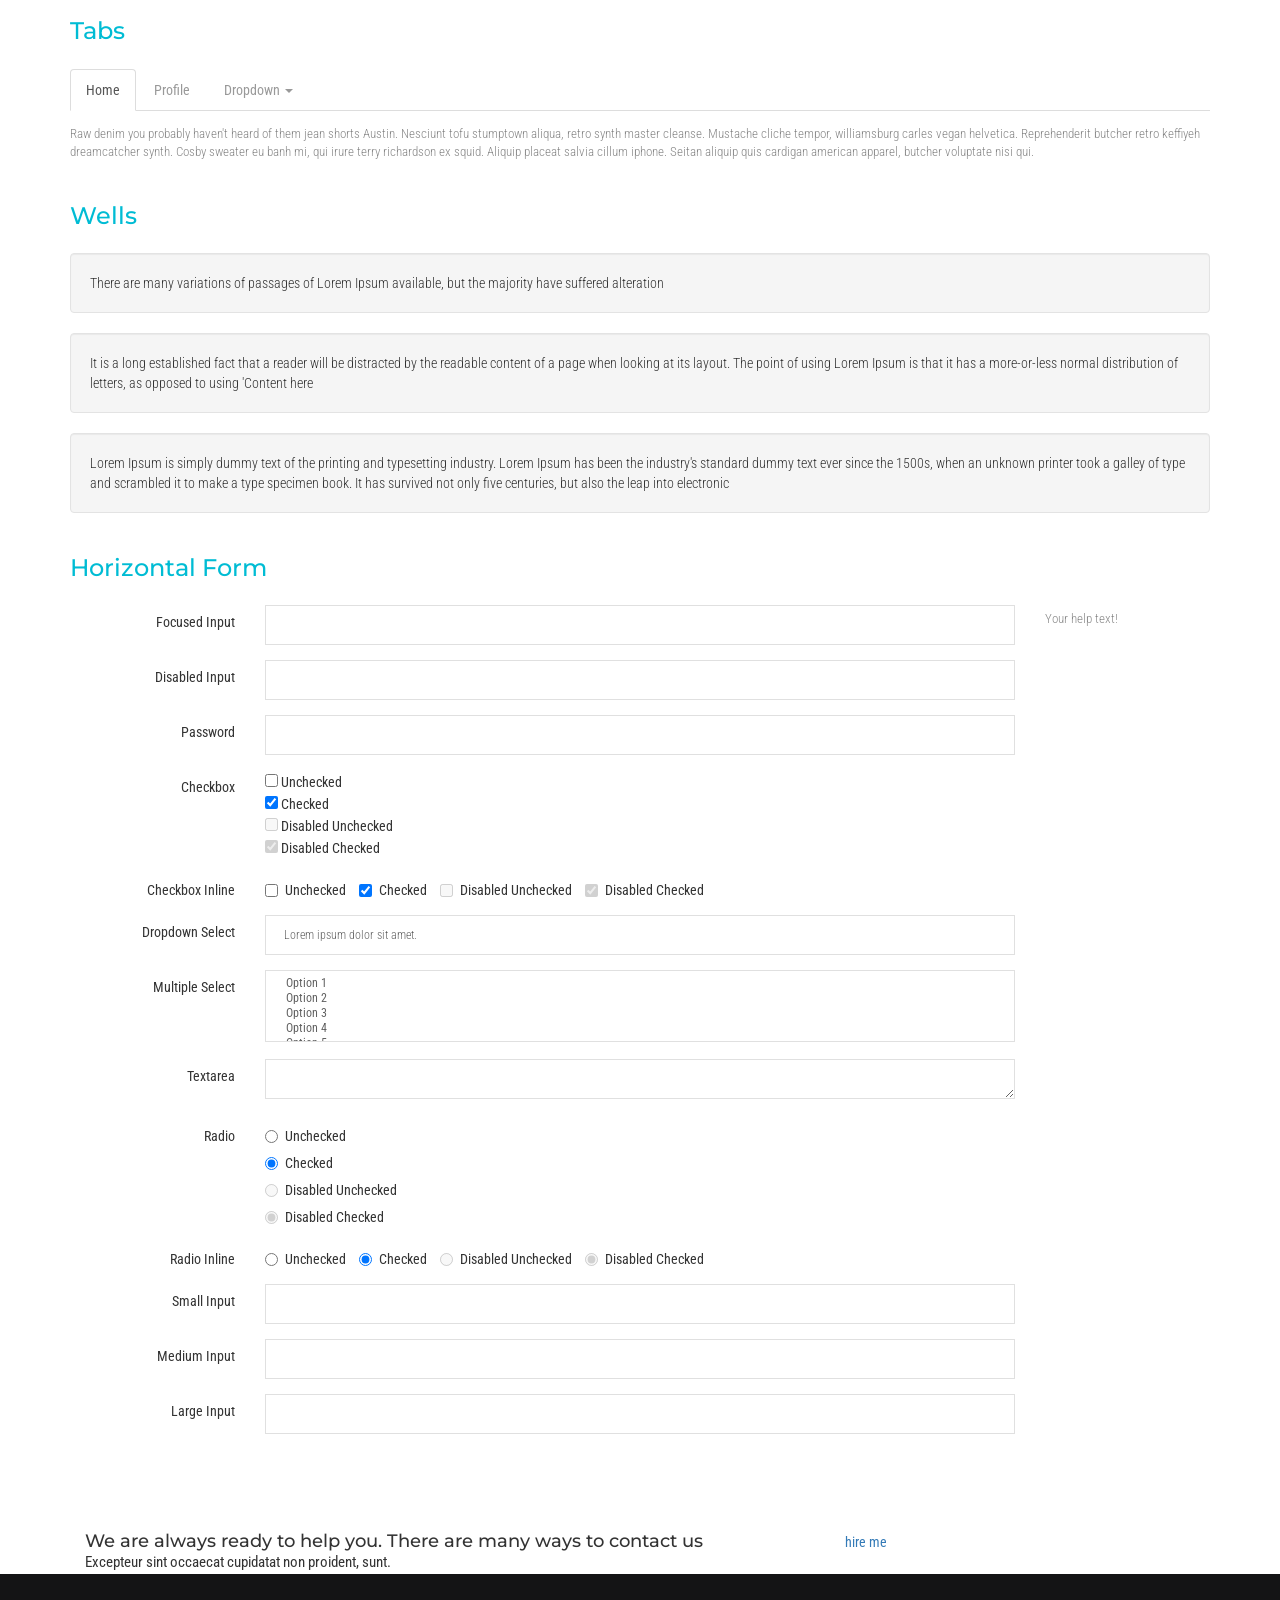
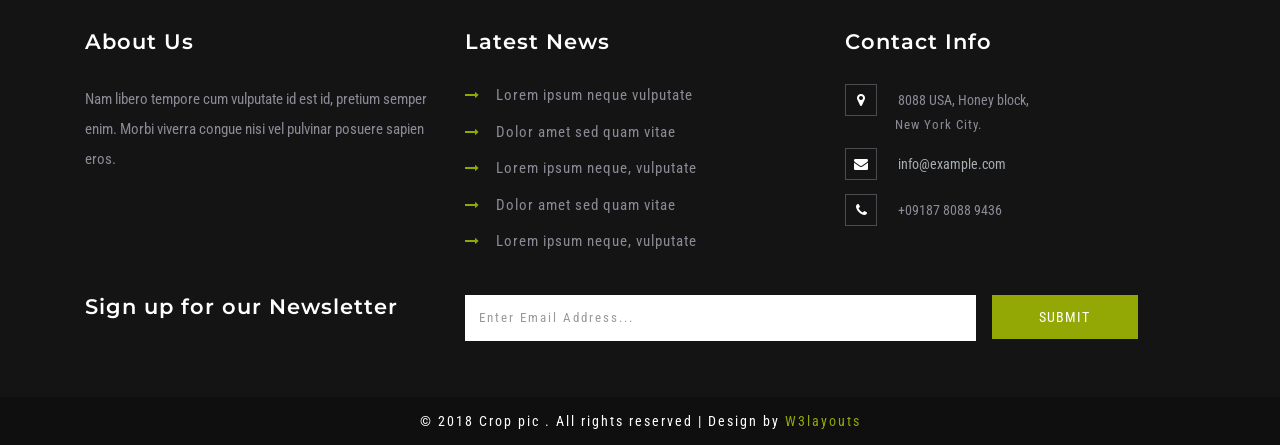
<file: CognitiveServices/Content/web/typography.html>
<!--
Author: W3layouts
Author URL: http://w3layouts.com
License: Creative Commons Attribution 3.0 Unported
License URL: http://creativecommons.org/licenses/by/3.0/
-->
<!DOCTYPE html>
<html lang="en">
<head>
<title>Crop Pic a PhotoGallery Category Bootstrap Responsive Template | Typography :: w3layouts</title>
<meta name="viewport" content="width=device-width, initial-scale=1">
<meta http-equiv="Content-Type" content="text/html; charset=utf-8" />
<meta name="keywords" content="Crop Pic Responsive web template, Bootstrap Web Templates, Flat Web Templates, Android Compatible web template, 
	SmartPhone Compatible web template, free WebDesigns for Nokia, Samsung, LG, Sony Ericsson, Motorola web design" />
<script type="application/x-javascript"> addEventListener("load", function() { setTimeout(hideURLbar, 0); }, false); function hideURLbar(){ window.scrollTo(0,1); } </script>
<!-- Custom Theme files -->
<link href="css/bootstrap.css" type="text/css" rel="stylesheet" media="all">
<link href="css/style.css" type="text/css" rel="stylesheet" media="all">   
<link href="css/font-awesome.css" rel="stylesheet"> <!-- font-awesome icons -->  
<!-- //Custom Theme files --> 
<!-- js -->
<script src="js/jquery-2.2.3.min.js"></script>  
<!-- //js -->
<!-- web-fonts -->   
<link href="//fonts.googleapis.com/css?family=Montserrat:100,100i,200,200i,300,300i,400,400i,500,500i,600,600i,700,700i,800,800i,900,900i" rel="stylesheet">
<link href="//fonts.googleapis.com/css?family=Roboto+Condensed:300,300i,400,400i,700" rel="stylesheet">
<!-- //web-fonts -->
</head>
<body> 
	<!-- banner -->
	<div class="banner">
		<div class="banner-agileinfo">
				<!-- Header -->
		<div class="logo-w3layouts">
			<h1><a href="index.html"><i class="fa fa-pie-chart" aria-hidden="true"></i>Crop Pic</a></h1>
		</div>
		
		<!-- Navigation -->
		<div class="menu">
					<a href="#" class="navicon"></a> 
					<div class="toggle"> 
						<ul class="toggle-menu">
							<li><a href="index.html" class="active"> Home</a></li>
							<li><a href="#about" class="scroll"> About</a></li> 
								<li><a href="services.html"> Services</a></li> 
								<li><a href="icons.html">Web Icons</a></li>
									<li><a href="typography.html">Typography</a></li>
							<li><a href="portfolio.html"> Portfolio</a></li> 
							<li><a  href="mail.html"> Contact Us</a></li>
						</ul>
					</div> 
				</div>   

		<!-- //Navigation -->

			<!-- banner-text -->
			<div class="banner-w3lstext agileits-w3layouts">  
				<ol class="breadcrumb">
					<li><a href="index.html">Home</a></li> 
					<li class="active">Typography</li>
				</ol>  
			</div>
			<!-- //banner-text -->
		</div>
	</div>
	<!-- //banner --> 
	
	<!-- short codes -->
	<div class="codes">
		<div class="container"> 	
				<div class="wthree_head_all">
				<h3> Typography</h3>
			</div>
			<div class="grid_3 grid_4">
				<h3 class="w3ls-hdg">Headings</h3>
				<div class="bs-example w3layouts">
					<table class="table">
						<tbody>
							<tr>
								<td><h1 id="h1.-bootstrap-heading">h1. Bootstrap heading<a class="anchorjs-link" href="#h1.-bootstrap-heading"><span class="anchorjs-icon"></span></a></h1></td>
								<td class="type-info w3l">Semibold 36px</td>
							</tr>
							<tr>
								<td><h2 id="h2.-bootstrap-heading">h2. Bootstrap heading<a class="anchorjs-link" href="#h2.-bootstrap-heading"><span class="anchorjs-icon"></span></a></h2></td>
								<td class="type-info w3l">Semibold 30px</td>
							</tr>
							<tr>
								<td><h3 id="h3.-bootstrap-heading">h3. Bootstrap heading<a class="anchorjs-link" href="#h3.-bootstrap-heading"><span class="anchorjs-icon"></span></a></h3></td>
								<td class="type-info w3l">Semibold 24px</td>
							</tr>
							<tr>
								<td><h4 id="h4.-bootstrap-heading">h4. Bootstrap heading<a class="anchorjs-link" href="#h4.-bootstrap-heading"><span class="anchorjs-icon"></span></a></h4></td>
								<td class="type-info w3l">Semibold 18px</td>
							</tr>
							<tr>
								<td><h5 id="h5.-bootstrap-heading">h5. Bootstrap heading<a class="anchorjs-link" href="#h5.-bootstrap-heading"><span class="anchorjs-icon"></span></a></h5></td>
								<td class="type-info w3l">Semibold 14px</td>
							</tr>
							<tr>
								<td><h6>h6. Bootstrap heading</h6></td>
								<td class="type-info w3l">Semibold 12px</td>
							</tr>
						</tbody>
					</table>
				</div>	
			</div>
			<div class="grid_3 grid_5">
				<h3 class="w3ls-hdg">Labels</h3>
				<div class="but_list w3layouts">
					<h1>
						<span class="label label-default">Default</span>
						<span class="label label-primary">Primary</span>
						<span class="label label-success">Success</span>
						<span class="label label-info">Info</span>
						<span class="label label-warning">Warning</span>
						<span class="label label-danger">Danger</span>
					</h1>
					<h2>
						<span class="label label-default">Default</span>
						<span class="label label-primary">Primary</span>
						<span class="label label-success">Success</span>
						<span class="label label-info">Info</span>
						<span class="label label-warning">Warning</span>
						<span class="label label-danger">Danger</span>
					</h2>
					<h3>
						<span class="label label-default">Default</span>
						<span class="label label-primary">Primary</span>
						<span class="label label-success">Success</span>
						<span class="label label-info">Info</span>
						<span class="label label-warning">Warning</span>
						<span class="label label-danger">Danger</span>
					</h3>
					<h4>
						<span class="label label-default">Default</span>
						<span class="label label-primary">Primary</span>
						<span class="label label-success">Success</span>
						<span class="label label-info">Info</span>
						<span class="label label-warning">Warning</span>
						<span class="label label-danger">Danger</span>
					</h4>
					<h5>
						<span class="label label-default">Default</span>
						<span class="label label-primary">Primary</span>
						<span class="label label-success">Success</span>
						<span class="label label-info">Info</span>
						<span class="label label-warning">Warning</span>
						<span class="label label-danger">Danger</span>
					</h5>
					<h6>
						<span class="label label-default">Default</span>
						<span class="label label-primary">Primary</span>
						<span class="label label-success">Success</span>
						<span class="label label-info">Info</span>
						<span class="label label-warning">Warning</span>
						<span class="label label-danger">Danger</span>
					</h6>
				</div>
			</div>
			<div class="grid_3 grid_5 w3-agileits w3layouts">
				<h3 class="w3ls-hdg">Progress Bars</h3>
				<div class="tab-content">
					<div class="tab-pane active" id="domprogress">
						<div class="progress w3-agileits">    
							<div class="progress-bar progress-bar-primary" style="width: 20%"></div>
						</div>
						<p>Info with <code>progress-bar-info</code> class.</p>
						<div class="progress w3-agileits">    
							<div class="progress-bar progress-bar-info" style="width: 60%"></div>
						</div>
						<p>Success with <code>progress-bar-success</code> class.</p>
						<div class="progress w3-agileits">
							<div class="progress-bar progress-bar-success" style="width: 30%"></div>
						</div>
						<p>Warning with <code>progress-bar-warning</code> class.</p>
						<div class="progress w3-agileits">
							<div class="progress-bar progress-bar-warning" style="width: 70%"></div>
						</div>
						<p>Danger with <code>progress-bar-danger</code> class.</p>
						<div class="progress w3-agileits">
							<div class="progress-bar progress-bar-danger" style="width: 50%"></div>
						</div>
						<p>Inverse with <code>progress-bar-inverse</code> class.</p>
						<div class="progress w3-agileits">
							<div class="progress-bar progress-bar-inverse" style="width: 40%"></div>
						</div>
						<p>Inverse with <code>progress-bar-inverse</code> class.</p>
						<div class="progress w3-agileits">
							<div class="progress-bar progress-bar-success" style="width: 35%"><span class="sr-only">35% Complete (success)</span></div>
							<div class="progress-bar progress-bar-warning" style="width: 20%"><span class="sr-only">20% Complete (warning)</span></div>
							<div class="progress-bar progress-bar-danger" style="width: 10%"><span class="sr-only">10% Complete (danger)</span></div>
						</div>
					</div>
				</div>
			</div>
			<div class="grid_3 grid_5 w3-agileits">
				<h3 class="w3ls-hdg">Alerts</h3>
				<div class="alert alert-success agileits" role="alert">
					<strong>Well done!</strong> You successfully read this important alert message.
				</div>
				<div class="alert alert-info" role="alert">
					<strong>Heads up!</strong> This alert needs your attention, but it's not super important.
				</div>
				<div class="alert alert-warning" role="alert">
					<strong>Warning!</strong> Best check yo self, you're not looking too good.
				</div>
				<div class="alert alert-danger" role="alert">
					<strong>Oh snap!</strong> Change a few things up and try submitting again.
				</div>
			</div>
			<div class="grid_3 grid_5">
				<h3 class="w3ls-hdg">Pagination</h3>
				<div class="col-md-6 page_1 agileits-w3layouts">
					<nav>
						<ul class="pagination pagination-lg">
							<li><a href="#" aria-label="Previous"><span aria-hidden="true">«</span></a></li>
							<li><a href="#">1</a></li>
							<li><a href="#">2</a></li>
							<li><a href="#">3</a></li>
							<li><a href="#">4</a></li>
							<li><a href="#">5</a></li>
							<li><a href="#" aria-label="Next"><span aria-hidden="true">»</span></a></li>
						</ul>
					</nav>
					<nav>
						<ul class="pagination">
							<li><a href="#" aria-label="Previous"><span aria-hidden="true">«</span></a></li>
							<li><a href="#">1</a></li>
							<li><a href="#">2</a></li>
							<li><a href="#">3</a></li>
							<li><a href="#">4</a></li>
							<li><a href="#">5</a></li>
							<li><a href="#" aria-label="Next"><span aria-hidden="true">»</span></a></li>
						</ul>
					</nav>
					<nav>
						<ul class="pagination pagination-sm">
							<li><a href="#" aria-label="Previous"><span aria-hidden="true">«</span></a></li>
							<li><a href="#">1</a></li>
							<li><a href="#">2</a></li>
							<li><a href="#">3</a></li>
							<li><a href="#">4</a></li>
							<li><a href="#">5</a></li>
							<li><a href="#" aria-label="Next"><span aria-hidden="true">»</span></a></li>
						</ul>
					</nav>
				</div>
				<div class="col-md-6 page_1 agileits-w3layouts">
					<ul class="pagination pagination-lg">
						<li class="disabled"><a href="#"><span aria-hidden="true">«</span></a></li>
						<li class="active"><a href="#">1</a></li>
						<li><a href="#">2</a></li>
						<li><a href="#">3</a></li>
						<li><a href="#">4</a></li>
						<li><a href="#">5</a></li>
						<li><a href="#"><span aria-hidden="true">»</span></a></li>
					</ul>
					<nav>
						<ul class="pagination">
							<li class="disabled"><a href="#" aria-label="Previous"><span aria-hidden="true">«</span></a></li>
							<li class="active"><a href="#">1 <span class="sr-only">(current)</span></a></li>
							<li><a href="#">2</a></li>
							<li><a href="#">3</a></li>
							<li><a href="#">4</a></li>
							<li><a href="#">5</a></li>
							<li><a href="#" aria-label="Next"><span aria-hidden="true">»</span></a></li>
						</ul>
					</nav>
					<ul class="pagination pagination-sm agile">
						<li class="disabled"><a href="#"><span aria-hidden="true">«</span></a></li>
						<li class="active"><a href="#">1</a></li>
						<li><a href="#">2</a></li>
						<li><a href="#">3</a></li>
						<li><a href="#">4</a></li>
						<li><a href="#">5</a></li>
						<li><a href="#"><span aria-hidden="true">»</span></a></li>
					</ul>
				</div>
				<div class="clearfix"> </div>
			</div>
			<div class="grid_3 grid_5 agile">
				<h3 class="w3ls-hdg">Default Navbar</h3>
				<div class="bs-example w3layouts" data-example-id="default-navbar"> 
					<nav class="navbar navbar-default"> 
						<div class="container-fluid"> 
							<div class="navbar-header"> 
								<button type="button" class="navbar-toggle collapsed" data-toggle="collapse" data-target="#bs-example-navbar-collapse-1" aria-expanded="false"> <span class="sr-only">Toggle navigation</span> <span class="icon-bar"></span> <span class="icon-bar"></span> <span class="icon-bar"></span> </button> 
								<a href="#" class="navbar-brand">Brand</a> 
							</div> 
							<div class="navbar-collapse collapse" id="bs-example-navbar-collapse-1" aria-expanded="false" style="height: 1px;"> 
								<ul class="nav navbar-nav  agile"> 
									<li class="active"><a href="#">Link <span class="sr-only">(current)</span></a></li> 
									<li><a href="#">Link</a></li> 
									<li class="dropdown"> 
										<a href="#" class="dropdown-toggle" data-toggle="dropdown" role="button" aria-haspopup="true" aria-expanded="false">Dropdown <span class="caret"></span></a> <ul class="dropdown-menu"> <li><a href="#">Action</a></li> <li><a href="#">Another action</a></li>
										<li><a href="#">Something else here</a></li>  
										<li role="separator" class="divider"></li> 
										<li><a href="#">Separated link</a></li> 
										<li role="separator" class="divider"></li> 
										<li><a href="#">One more separated link</a></li> </ul> 
									</li> 
								</ul> 
								<form class="navbar-form navbar-left"> 
									<div class="form-group w3-agile"><input class="form-control" placeholder="Search"></div> 
									<button type="submit" class="btn btn-default">Submit</button> 
								</form> 
								<ul class="nav navbar-nav navbar-right"> 
									<li><a href="#">Link</a></li> 
									<li class="dropdown w3-agile"> <a href="#" class="dropdown-toggle" data-toggle="dropdown" role="button" aria-haspopup="true" aria-expanded="false">Dropdown <span class="caret"></span></a> 
										<ul class="dropdown-menu"> 
											<li><a href="#">Action</a></li> 
											<li><a href="#">Another action</a></li> 
											<li><a href="#">Something else here</a></li> 
											<li role="separator" class="divider w3-agile"></li> 
											<li><a href="#">Separated link</a></li> 
										</ul> 
									</li> 
								</ul>
							</div> 
						</div> 
					</nav> 
				</div>
			</div> 
			<div class="grid_3 grid_5 ">
				<h3 class="w3ls-hdg w3layouts ">Breadcrumbs</h3>
				<ol class="breadcrumb">
					<li class="active">Home</li>
				</ol>
				<ol class="breadcrumb">
					<li><a href="#">Home</a></li>
					<li class="active">Library</li>
				</ol>
				<ol class="breadcrumb">
					<li><a href="#">Home</a></li>
					<li><a href="#">Library</a></li>
					<li class="active">Data</li>
				</ol>
			</div>
			<div class="grid_3 grid_5 ">
				<h3 class="w3ls-hdg">Badges</h3>
				<div class="col-md-6">
					<p>Add modifier classes to change the appearance of a badge.</p>
					<table class="table table-bordered">
						<thead>
							<tr>
								<th>Classes</th>
								<th>Badges</th>
							</tr>
						</thead>
						<tbody>
							<tr>
								<td>No modifiers</td>
								<td><span class="badge">42</span></td>
							</tr>
							<tr>
								<td><code>.badge-primary</code></td>
								<td><span class="badge badge-primary">1</span></td>
							</tr>
							<tr>
								<td><code>.badge-success</code></td>
								<td><span class="badge badge-success">22</span></td>
							</tr>
							<tr>
								<td><code>.badge-info</code></td>
								<td><span class="badge badge-info">30</span></td>
							</tr>
							<tr>
								<td><code>.badge-warning</code></td>
								<td><span class="badge badge-warning">412</span></td>
							</tr>
							<tr>
								<td><code>.badge-danger</code></td>
								<td><span class="badge badge-danger">999</span></td>
							</tr>
						</tbody>
					</table>                    
				</div>
				<div class="col-md-6">
					<p>Easily highlight new or unread items with the <code>.badge</code> class</p>
					<div class="list-group list-group-alternate"> 
						<a href="#" class="list-group-item"><span class="badge">201</span> <i class="ti ti-email"></i> Inbox </a> 
						<a href="#" class="list-group-item"><span class="badge badge-primary">5021</span> <i class="ti ti-eye"></i> Profile visits </a> 
						<a href="#" class="list-group-item"><span class="badge">14</span> <i class="ti ti-headphone-alt"></i> Call </a> 
						<a href="#" class="list-group-item"><span class="badge">20</span> <i class="ti ti-comments"></i> Messages </a> 
						<a href="#" class="list-group-item"><span class="badge badge-warning">14</span> <i class="ti ti-bookmark"></i> Bookmarks </a> 
						<a href="#" class="list-group-item"><span class="badge badge-danger">30</span> <i class="ti ti-bell"></i> Notifications </a> 
					</div>
				</div>
				<div class="clearfix"> </div>
			</div>
			<div class="grid_3 grid_5 ">
				<h3 class="w3ls-hdg">Tabs</h3>
				<div class="bs-example bs-example-tabs w3" role="tabpanel" data-example-id="togglable-tabs">
					<ul id="myTab" class="nav nav-tabs" role="tablist">
						<li role="presentation" class="active"><a href="#home" id="home-tab" role="tab" data-toggle="tab" aria-controls="home" aria-expanded="true">Home</a></li>
						<li role="presentation"><a href="#profile" role="tab" id="profile-tab" data-toggle="tab" aria-controls="profile">Profile</a></li>
						<li role="presentation" class="dropdown">
							<a href="#" id="myTabDrop1" class="dropdown-toggle" data-toggle="dropdown" aria-controls="myTabDrop1-contents">Dropdown <span class="caret"></span></a>
							<ul class="dropdown-menu" role="menu" aria-labelledby="myTabDrop1" id="myTabDrop1-contents">
								<li><a href="#dropdown1" tabindex="-1" role="tab" id="dropdown1-tab" data-toggle="tab" aria-controls="dropdown1">@fat</a></li>
								<li><a href="#dropdown2" tabindex="-1" role="tab" id="dropdown2-tab" data-toggle="tab" aria-controls="dropdown2">@mdo</a></li>
							</ul>
						</li>
					</ul>
					<div id="myTabContent" class="tab-content">
						<div role="tabpanel" class="tab-pane fade in active" id="home" aria-labelledby="home-tab">
							<p>Raw denim you probably haven't heard of them jean shorts Austin. Nesciunt tofu stumptown aliqua, retro synth master cleanse. Mustache cliche tempor, williamsburg carles vegan helvetica. Reprehenderit butcher retro keffiyeh dreamcatcher synth. Cosby sweater eu banh mi, qui irure terry richardson ex squid. Aliquip placeat salvia cillum iphone. Seitan aliquip quis cardigan american apparel, butcher voluptate nisi qui.</p>
						</div>
						<div role="tabpanel" class="tab-pane fade w3" id="profile" aria-labelledby="profile-tab">
							<p>Food truck fixie locavore, accusamus mcsweeney's marfa nulla single-origin coffee squid. Exercitation +1 labore velit, blog sartorial PBR leggings next level wes anderson artisan four loko farm-to-table craft beer twee. Qui photo booth letterpress, commodo enim craft beer mlkshk aliquip jean shorts ullamco ad vinyl cillum PBR. Homo nostrud organic, assumenda labore aesthetic magna delectus mollit. Keytar helvetica VHS salvia yr, vero magna velit sapiente labore stumptown. Vegan fanny pack odio cillum wes anderson 8-bit, sustainable jean shorts beard ut DIY ethical culpa terry richardson biodiesel. Art party scenester stumptown, tumblr butcher vero sint qui sapiente accusamus tattooed echo park.</p>
						</div>
						<div role="tabpanel" class="tab-pane fade" id="dropdown1" aria-labelledby="dropdown1-tab">
							<p>Etsy mixtape wayfarers, ethical wes anderson tofu before they sold out mcsweeney's organic lomo retro fanny pack lo-fi farm-to-table readymade. Messenger bag gentrify pitchfork tattooed craft beer, iphone skateboard locavore carles etsy salvia banksy hoodie helvetica. DIY synth PBR banksy irony. Leggings gentrify squid 8-bit cred pitchfork. Williamsburg banh mi whatever gluten-free, carles pitchfork biodiesel fixie etsy retro mlkshk vice blog. Scenester cred you probably haven't heard of them, vinyl craft beer blog stumptown. Pitchfork sustainable tofu synth chambray yr.</p>
						</div>
						<div role="tabpanel" class="tab-pane fade" id="dropdown2" aria-labelledby="dropdown2-tab">
							<p>Trust fund seitan letterpress, keytar raw denim keffiyeh etsy art party before they sold out master cleanse gluten-free squid scenester freegan cosby sweater. Fanny pack portland seitan DIY, art party locavore wolf cliche high life echo park Austin. Cred vinyl keffiyeh DIY salvia PBR, banh mi before they sold out farm-to-table VHS viral locavore cosby sweater. Lomo wolf viral, mustache readymade thundercats keffiyeh craft beer marfa ethical. Wolf salvia freegan, sartorial keffiyeh echo park vegan.</p>
						</div>
					</div>
				</div>
			</div>
			<div class="grid_3 grid_5 w3">
				<h3 class="w3ls-hdg">Wells</h3>
				<div class="well w3l">
					There are many variations of passages of Lorem Ipsum available, but the majority have suffered alteration
				</div>
				<div class="well w3l">
					It is a long established fact that a reader will be distracted by the readable content of a page when looking at its layout. The point of using Lorem Ipsum is that it has a more-or-less normal distribution of letters, as opposed to using 'Content here
				</div>
				<div class="well w3l">
					Lorem Ipsum is simply dummy text of the printing and typesetting industry. Lorem Ipsum has been the industry's standard dummy text ever since the 1500s, when an unknown printer took a galley of type and scrambled it to make a type specimen book. It has survived not only five centuries, but also the leap into electronic
				</div>
			</div> 
			<div class="grid_3 grid_4">
				<h3 class="w3ls-hdg">Horizontal Form</h3>
				<div class="tab-content">
					<div class="tab-pane active" id="horizontal-form">
						<form class="form-horizontal">
							<div class="form-group">
								<label for="focusedinput" class="col-sm-2 control-label">Focused Input</label>
								<div class="col-sm-8">
									<input type="text" class="form-control1" id="focusedinput" placeholder="Default Input">
								</div>
								<div class="col-sm-2 jlkdfj1">
									<p class="help-block">Your help text!</p>
								</div>
							</div>
							<div class="form-group">
								<label for="disabledinput" class="col-sm-2 control-label">Disabled Input</label>
								<div class="col-sm-8">
									<input disabled="" type="text" class="form-control1" id="disabledinput" placeholder="Disabled Input">
								</div>
							</div>
							<div class="form-group">
								<label for="inputPassword" class="col-sm-2 control-label">Password</label>
								<div class="col-sm-8">
									<input type="password" class="form-control1" id="inputPassword" placeholder="Password">
								</div>
							</div>
							<div class="form-group">
								<label for="checkbox" class="col-sm-2 control-label">Checkbox</label>
								<div class="col-sm-8">
									<div class="checkbox-inline1"><label><input type="checkbox"> Unchecked</label></div>
									<div class="checkbox-inline1"><label><input type="checkbox" checked=""> Checked</label></div>
									<div class="checkbox-inline1"><label><input type="checkbox" disabled=""> Disabled Unchecked</label></div>
									<div class="checkbox-inline1"><label><input type="checkbox" disabled="" checked=""> Disabled Checked</label></div>
								</div>
							</div> 
							<div class="form-group">
								<label for="checkbox" class="col-sm-2 control-label">Checkbox Inline</label>
								<div class="col-sm-8">
									<div class="checkbox-inline"><label><input type="checkbox"> Unchecked</label></div>
									<div class="checkbox-inline"><label><input type="checkbox" checked=""> Checked</label></div>
									<div class="checkbox-inline"><label><input type="checkbox" disabled=""> Disabled Unchecked</label></div>
									<div class="checkbox-inline"><label><input type="checkbox" disabled="" checked=""> Disabled Checked</label></div>
								</div>
							</div>
							<div class="form-group">
								<label for="selector1" class="col-sm-2 control-label">Dropdown Select</label>
								<div class="col-sm-8"><select name="selector1" id="selector1" class="form-control1">
									<option>Lorem ipsum dolor sit amet.</option>
									<option>Dolore, ab unde modi est!</option>
									<option>Illum, fuga minus sit eaque.</option>
									<option>Consequatur ducimus maiores voluptatum minima.</option>
								</select></div>
							</div>
							<div class="form-group">
								<label class="col-sm-2 control-label">Multiple Select</label>
								<div class="col-sm-8">
									<select multiple="" class="form-control1">
										<option>Option 1</option>
										<option>Option 2</option>
										<option>Option 3</option>
										<option>Option 4</option>
										<option>Option 5</option>
									</select>
								</div>
							</div>
							<div class="form-group">
								<label for="txtarea1" class="col-sm-2 control-label">Textarea</label>
								<div class="col-sm-8"><textarea name="txtarea1" id="txtarea1" cols="50" rows="4" class="form-control1"></textarea></div>
							</div>
							<div class="form-group">
								<label for="radio" class="col-sm-2 control-label">Radio</label>
								<div class="col-sm-8">
									<div class="radio block"><label><input type="radio"> Unchecked</label></div>
									<div class="radio block"><label><input type="radio" checked=""> Checked</label></div>
									<div class="radio block"><label><input type="radio" disabled=""> Disabled Unchecked</label></div>
									<div class="radio block"><label><input type="radio" disabled="" checked=""> Disabled Checked</label></div>
								</div>
							</div>
							<div class="form-group">
								<label for="radio" class="col-sm-2 control-label">Radio Inline</label>
								<div class="col-sm-8">
									<div class="radio-inline"><label><input type="radio"> Unchecked</label></div>
									<div class="radio-inline"><label><input type="radio" checked=""> Checked</label></div>
									<div class="radio-inline"><label><input type="radio" disabled=""> Disabled Unchecked</label></div>
									<div class="radio-inline"><label><input type="radio" disabled="" checked=""> Disabled Checked</label></div>
								</div>
							</div>
							<div class="form-group">
								<label for="smallinput" class="col-sm-2 control-label label-input-sm">Small Input</label>
								<div class="col-sm-8">
									<input type="text" class="form-control1 input-sm" id="smallinput" placeholder="Small Input">
								</div>
							</div>
							<div class="form-group">
								<label for="mediuminput" class="col-sm-2 control-label">Medium Input</label>
								<div class="col-sm-8">
									<input type="text" class="form-control1" id="mediuminput" placeholder="Medium Input">
								</div>
							</div>
							<div class="form-group mb-n">
								<label for="largeinput" class="col-sm-2 control-label label-input-lg">Large Input</label>
								<div class="col-sm-8">
									<input type="text" class="form-control1 input-lg" id="largeinput" placeholder="Large Input">
								</div>
							</div>
						</form>
					</div>
				</div>
			</div>  
		</div> 
	</div>  
	<!-- //short-codes -->      
	<!-- footer-top -->  
	<div class="footer-agiletop">
		<div class="container"> 
			<div class="col-md-8 w3agile_hire_left">
				<h4>We are always ready to help you. There are many ways to contact us</h4>
				<p>Excepteur sint occaecat cupidatat non proident, sunt.</p>
			</div>
			<div class="col-md-4 w3agile_hire_right">
				<a href="mail.html" class="wthree-more w3more1 nina" data-text="hire me"> 
					<span>h</span><span>i</span><span>r</span><span>e</span> <span>m</span><span>e</span>
				</a> 
			</div>
			<div class="clearfix"> </div>   
		</div>
	</div>
	<!-- //footer-top -->   
	<!-- footer -->
	<div class="footer_top_agileits">
		<div class="container">
			<div class="col-md-4 footer_grid">
				<h3>About Us</h3>
				<p>Nam libero tempore cum vulputate id est id, pretium semper enim. Morbi viverra congue nisi vel pulvinar posuere sapien
					eros.
				</p>
			</div>
			<div class="col-md-4 footer_grid">
				<h3>Latest News</h3>
				<ul class="footer_grid_list">
					<li><i class="fa fa-long-arrow-right" aria-hidden="true"></i>
						<a href="#" data-toggle="modal" data-target="#myModal">Lorem ipsum neque vulputate </a>
					</li>
					<li><i class="fa fa-long-arrow-right" aria-hidden="true"></i>
						<a href="#" data-toggle="modal" data-target="#myModal">Dolor amet sed quam vitae</a>
					</li>
					<li><i class="fa fa-long-arrow-right" aria-hidden="true"></i>
						<a href="#" data-toggle="modal" data-target="#myModal">Lorem ipsum neque, vulputate </a>
					</li>
					<li><i class="fa fa-long-arrow-right" aria-hidden="true"></i>
						<a href="#" data-toggle="modal" data-target="#myModal">Dolor amet sed quam vitae</a>
					</li>
					<li><i class="fa fa-long-arrow-right" aria-hidden="true"></i>
						<a href="#" data-toggle="modal" data-target="#myModal">Lorem ipsum neque, vulputate </a>
					</li>
				</ul>
			</div>
			<div class="col-md-4 footer_grid">
				<h3>Contact Info</h3>
				<ul class="address">
					<li><i class="fa fa-map-marker" aria-hidden="true"></i>8088 USA, Honey block, <span>New York City.</span></li>
					<li><i class="fa fa-envelope" aria-hidden="true"></i><a href="mailto:info@example.com">info@example.com</a></li>
					<li><i class="fa fa-phone" aria-hidden="true"></i>+09187 8088 9436</li>
				</ul>
			</div>
			<div class="clearfix"> </div>
			<div class="footer_grids">
				<div class="col-md-4 footer_grid_left">
					<h3>Sign up for our Newsletter</h3>
				</div>
				<div class="col-md-8 footer_grid_right">

					<form action="#" method="post">
						<input type="email" name="Email" placeholder="Enter Email Address..." required="">
						<input type="submit" value="Submit">
					</form>
				</div>
				<div class="clearfix"> </div>
			</div>
		</div>
	</div>
	<div class="footer_w3ls">
		<div class="container">
					<div class="footer_bottom1">
						<p>© 2018 Crop pic . All rights reserved | Design by <a href="http://w3layouts.com">W3layouts</a></p>
					</div>
		</div>
	</div>
	<!-- //footer -->
	<!-- menu-js -->
	<script>
		$('.navicon').on('click', function (e) {
		  e.preventDefault();
		  $(this).toggleClass('navicon--active');
		  $('.toggle').toggleClass('toggle--active');
		});
	</script> 
	<!-- //menu-js --> 
	<script src="js/SmoothScroll.min.js"></script> 
	<!-- start-smooth-scrolling --> 
	<script type="text/javascript" src="js/move-top.js"></script>
	<script type="text/javascript" src="js/easing.js"></script>	
	<script type="text/javascript">
			jQuery(document).ready(function($) {
				$(".scroll").click(function(event){		
					event.preventDefault();
			
			$('html,body').animate({scrollTop:$(this.hash).offset().top},1000);
				});
			});
	</script>
	<!-- //end-smooth-scrolling -->	 
	<!-- smooth-scrolling-of-move-up -->
	<script type="text/javascript">
		$(document).ready(function() {
			/*
			var defaults = {
				containerID: 'toTop', // fading element id
				containerHoverID: 'toTopHover', // fading element hover id
				scrollSpeed: 1200,
				easingType: 'linear' 
			};
			*/
			
			$().UItoTop({ easingType: 'easeOutQuart' });
			
		});
	</script>
	<!-- //smooth-scrolling-of-move-up -->   
	<!-- Bootstrap core JavaScript
    ================================================== -->
    <!-- Placed at the end of the document so the pages load faster -->
    <script src="js/bootstrap.js"></script>
</body>
</html>
</file>
<file: CognitiveServices/Content/web/css/style.css>
/*--
Author: W3layouts
Author URL: http://w3layouts.com
License: Creative Commons Attribution 3.0 Unported
License URL: http://creativecommons.org/licenses/by/3.0/
--*/
body{
	margin:0;
	font-family: 'Roboto Condensed', sans-serif; 
	background: #fff;  
}
body a{
	transition: 0.5s all;
	-webkit-transition: 0.5s all;
	-moz-transition: 0.5s all;
	-o-transition: 0.5s all;
	-ms-transition: 0.5s all;
	text-decoration:none;
	outline:none;
}
h1,h2,h3,h4,h5,h6{
	margin:0; 
	font-family: 'Montserrat', sans-serif;
}
p{
	margin:0;
	font-size:15px;
}
ul,label{
	margin:0;
	padding:0;
}
body a:hover,body a:focus{
	text-decoration:none;
	outline: none;
} 
/*-- banner --*/  
.banner{ 
	background:url(../images/b1.jpg)no-repeat center 0px;
	-webkit-background-size:cover;
	-moz-background-size:cover;
	background-size:cover;    
	min-height: 180px;
} 
.banner-agileinfo {
    background: rgba(0, 0, 0, 0.42);
}
.header {
    padding-top:1em;
}
.header .container { 
    position: relative;
}
.menu, .social-w3licon {
    margin-top: 1.2em;
}
/*--banner-slider--*/
#slider2,
#slider3 {
  box-shadow: none;
  -moz-box-shadow: none;
  -webkit-box-shadow: none;
  margin: 0 auto;
}
.rslides_tabs li:first-child {
  margin-left: 0;
}
.rslides_tabs .rslides_here a {
  background: rgba(255,255,255,.1);
  color: #fff;
  font-weight: bold;
}
.events {
  list-style: none;
}
.callbacks_container {
  position: relative;
  float: left;
  width: 100%;
}
.callbacks {
  position: relative;
  list-style: none;
  overflow: hidden;
  width: 100%;
  padding: 0;
  margin: 0;
}
.callbacks li {
  position: absolute;
  width: 100%;
}
.callbacks img {
  position: relative;
  z-index: 1;
  height: auto;
  border: 0;
}
.callbacks .caption {
	display: block;
	position: absolute;
	z-index: 2;
	font-size: 20px;
	text-shadow: none;
	color: #fff;
	left: 0;
	right: 0;
	padding: 10px 20px;
	margin: 0;
	max-width: none;
	top: 10%;
	text-align: center;
}
.callbacks_nav {
    position: absolute;
    -webkit-tap-highlight-color: rgba(0,0,0,0);
    bottom:-35%;
    left: 0;
    z-index: 3;
    text-indent: -9999px;
    overflow: hidden;
    text-decoration: none;
    width:32px;
    height:32px;
	display:none;
}
 .callbacks_nav:hover{
  	opacity: 0.5;
}
.callbacks_nav.next {
	left: auto;
    left:51%;
}
.callbacks_nav.prev {
	right: auto;
	background-position:left top;
	left: 46%;
}
#slider3-pager a {
  display: inline-block;
}
#slider3-pager span{
  float: left;
}
#slider3-pager span{
	width:100px;
	height:15px;
	background:#fff;
	display:inline-block;
	border-radius:30em;
	opacity:0.6;
}
#slider3-pager .rslides_here a {
  background: #FFF;
  border-radius:30em;
  opacity:1;
}
#slider3-pager a {
  padding: 0;
}
#slider3-pager li{
	display:inline-block;
}
.rslides {
  position: relative;
  list-style: none;
  overflow: hidden;
  width: 100%;
  padding: 0;
}
.rslides li {
  -webkit-backface-visibility: hidden;
  position: absolute;
  display:none;
  width: 100%;
  left: 0;
  top: 0;
}
.rslides li{
  position: relative;
  display: block;
  float: left;
}
.rslides img {
    height: auto;
    border: 0;
}
.callbacks_tabs {
    list-style: none;
    position: absolute;
    bottom: 16%;
    left: 45%;
    padding: 0;
    margin: 0;
    z-index: 990;
    display: block;
    text-align: center;
}
.slider-top span{
	font-weight:600;
}
.callbacks_tabs li{
    display: inline-block;
    margin: 0 5px;
}
/*----*/
.callbacks_tabs a{
 visibility: hidden;
}
.callbacks_tabs a:after {
    content: "\f111";
    font-size: 0;
    font-family: FontAwesome;
    visibility: visible;
    display: block;
    height: 14px;
    width: 14px;
    display: inline-block;
    background: #fff;
    border-radius: 50%;
    -webkit-border-radius: 50%;
    -o-border-radius: 50%;
    -moz-border-radius: 50%;
    -ms-border-radius: 50%;
}
.callbacks_here a:after{
	background: #93a804;
}
/*----*/
i.fa.fa-pie-chart {
    font-size: 1em;
    color: #93a804;
}
.logo-w3layouts h1 a {
    position: absolute;
    z-index: 9999;
    color: #fff;
    text-transform: uppercase;
    letter-spacing: 4px;
    text-align: left;
    left: 5em;
    top: 1.8em;
	font-size: 1.1em;
    font-weight: 700;
    text-decoration: none;
}
.logo-w3layouts h1 a span {
    color: #008BFF;
}
.header {
    position: absolute;
    z-index: 9999;
    top: 0%;
    left: 10.2%;
    width: 80%;
    background: #fff;
	font-family: 'Roboto', sans-serif;
}
.w3l_banner_info {
    text-align: left;
}

.slider_banner_info {
    position: absolute;
    text-align: center;
    top:36%;
    left: 22%;
    z-index: 999;
    width: 53%;
    padding: 0em 1em;
	background:rgba(17, 17, 17, 0.63);
}
.slider_banner_info h4 {
    font-size: 38px;
    line-height: 1.5em;
    text-transform: uppercase;
    color: #fff;
    font-weight: bold;
    letter-spacing: 4px;
    width: 100%;
    padding-top: 1em;
	margin-bottom: 0.3em;
	font-family: 'Roboto', sans-serif;
}
.slider_banner_info h4 span{
	display: block;
    font-size: 2em;
    padding: .4em .5em;

	color:#fff;
}
.slider_banner_info p {
    color: #ffffff;
    font-size: 1.1em;
    letter-spacing: 4px;
    margin-bottom: 3em;
    line-height: 2.5em;
	font-family: 'Roboto', sans-serif;
}
.slider_banner_info h4 i{
	display: block;
    font-style: normal;
    padding: .4em .5em;
    color: #212121;
    width: 22%;
}
a.read{
	font-size:1.1em;
	color:#333;
	background:#fff;
	padding:0.6em 2em;
}
img.img-responsive {
    width: 100%;
}

/*-- //Slider --*/
/*-- menu-navigation --*/
.menu {
    position: absolute;
    z-index: 9999;
    right: 15px;
}
.menu .navicon {
    background: transparent;
    position: relative;
    height: 46px;
    width: 46px;
    display: block;
    z-index: 9999;
    -webkit-transition: linear 0.5s all;
    -moz-transition: linear 0.5s all;
	-ms-transition: linear 0.5s all;
	-o-transition: linear 0.5s all;
    transition: linear 0.5s all;
	outline: none;
}
.menu .navicon:before, .menu .navicon:after {
	    background: #fff;
    -webkit-backface-visibility: hidden;
    backface-visibility: hidden;
    content: "";
    height: 2px;
    left: 0;
    -webkit-transition: 0.8s ease;
    -moz-transition: 0.8s ease;
    -o-transition: 0.8s ease;
    -ms-transition: 0.8s ease;
    transition: 0.8s ease;
    width: 27px;
} 
.menu .navicon:before {
	-moz-box-shadow: #fff 0 14px 0 0;
	-o-box-shadow: #fff 0 14px 0 0;
	-ms-box-shadow: #fff 0 14px 0 0;
	-webkit-box-shadow: #fff 0 14px 0 0;
	box-shadow: #fff 0 14px 0 0;
	position: absolute;
	top: 0;
} 
.menu .navicon:after {
	position: absolute;
	top: 28px;
} 
.menu .navicon--active { 
	-webkit-transition: linear 0.5s all;
	-moz-transition: linear 0.5s all; 
	-moz-transition: linear 0.5s all; 
	-o-transition: linear 0.5s all;
	transition: linear 0.5s all;
} 
.menu .navicon--active:before {
	-moz-box-shadow: transparent 0 0 0 0;
	-ms-box-shadow: transparent 0 0 0 0;
	-o-box-shadow: transparent 0 0 0 0;
	-webkit-box-shadow: transparent 0 0 0 0;
	box-shadow: transparent 0 0 0 0;
	top: 15px;
	-webkit-transform: rotate(225deg);
	-ms-transform: rotate(225deg);
	-moz-transform: rotate(225deg);
	-o-transform: rotate(225deg);
	transform: rotate(225deg);
}
.menu .navicon--active:after {
	top: 15px;
	-webkit-transform: rotate(315deg);
	-ms-transform: rotate(315deg);
	-moz-transform: rotate(315deg);
	-o-transform: rotate(315deg);
	transform: rotate(315deg);
} 
.menu .toggle {
    display: block;
    position: absolute;
	right: 0;
    width: 250px;
    background-color: #FFF;
    padding: 2em 3em;
    opacity: 0;
    -webkit-transition: ease 0.5s all;
    -moz-transition: ease 0.5s all;
    transition: ease 0.5s all;
    -webkit-transform: translateY(-200%);
    -moz-transform: translateY(-200%);
    -o-transform: translateY(-200%);
    -ms-transform: translateY(-200%);
    -ms-transform: translateY(-200%);
    transform: translateY(-200%);
    z-index: 99999;
    -webkit-box-shadow: 0px 0px 7px #696868;
    -moz-box-shadow: 0px 0px 7px #696868;
    box-shadow: 0px 0px 7px #696868;
}
.menu .toggle--active { 
	opacity: 1;
	-webkit-transition: 0.5s all;
	-moz-transition: 0.5s all; 
	transition: 0.5s all;
	-webkit-transform: translateY(0);
	-ms-transform: translateY(0);
	-o-transform: translateY(0);
	-moz-transform: translateY(0);
	transform: translateY(0); 
} 
.menu .toggle-menu li {
    display: block;
    margin: 10px auto;
    text-align: center;
}
.menu .toggle-menu li a {
    text-decoration: none;
    color: #333;
    display: inline-block;
    text-align: center;
    font-size: 1.2em;
    text-transform: uppercase; 
    -webkit-transition:0.5s all;
    -moz-transition:0.5s all;
    transition:0.5s all;
    font-weight: 400;
    padding: 5px 0;
    margin: 0 auto;
}  
.menu .toggle-menu li a:hover,.menu .toggle-menu li a.active{
	color:#93a804;
	border-bottom-color:#20B2AA;
	-webkit-transition: 0.5s all;
	-moz-transition: 0.5s all; 
	transition: 0.5s all;
	-webkit-transform: scale(1.2);
	-ms-transform: scale(1.2);
	-moz-transform: scale(1.2);
	-o-transform: scale(1.2);
	transform: scale(1.2);
	font-weight: 700;
}
.menu {
    position: absolute;
    z-index: 9999;
    right: 13em;
    top:5em;
}
/*-- //menu-navigation --*/
/*-- about-page --*/  
.banner-w3lstext.agileits-w3layouts {
    padding: 5em 0;
}
.banner-w3lstext .breadcrumb {
    background: none;
    margin: 0;
	padding: 0;
	text-align: center;
}
.banner-w3lstext .breadcrumb li {
    display: inline-block;
    font-size: 2.2em;
    color: #fff;
    font-family: 'Oswald', sans-serif;
    font-weight: 200;
} 
.banner-w3lstext.breadcrumb li.active,.banner-w3lstext .breadcrumb li a:hover{
    color:#fff;
}
.banner-w3lstext .breadcrumb li a {
    color:#FF5722;
	-webkit-transition:.5s all;
	-moz-transition:.5s all;
	-o-transition:.5s all;
	-ms-transition:.5s all;
	transition:.5s all;
}   
 .wthree_head_all h3 {
 text-align: center;
    font-size: 40px;
    margin-bottom: 2em;
    color: #000;
    font-weight: 600;
    text-transform: capitalize;
    letter-spacing: 2px;
	}
/*--about --*/ 
	.w3-about-left-img img,.w3-about-left1-img img,.w3-about-right-img img,.w3-about-right1-img img {
    width: 100%;
	}
	.about,.w3-services,.portfolio ,.clients-main{
    margin: 4em 0;
	}
	.w3-about-left-text,.w3-about-right-text,.w3-about-right1-text,.w3-about-left1-text {
    padding: 3em;
    background: #93a804;
	}
	.w3-about-left-text h3,.w3-about-right-text h3,.w3-about-right1-text h3,.w3-about-left1-text h3 {
    color: #fff;
    font-size: 1.8em;
	font-weight: 400;
    font-family: 'Montserrat', sans-serif;
    
	}
	.w3-about-left-text p,.w3-about-right-text p,.w3-about-right1-text p,.w3-about-left1-text p{
    color: #fff;
    letter-spacing: 2px;
    line-height: 1.8em;
   margin: 1em 0 3em 0;
	}
	.w3-about-grids2 {
    margin: 2em 0;
	}
	.w3-about-left-text h5 a,.w3-about-right-text h5 a,.w3-about-right1-text h5 a,.w3-about-left1-text h5 a{
   border: solid 2px #000000;
    color: #fff;
    font-size: 1em;
    padding: .5em 2em;
    text-decoration: none;
    letter-spacing: 1px;
	background:#000000;
	}
	
	/*--about --*/ 
	
/*--services --*/ 
	.w3-services-grid2 {
    margin: 4em 0px;
	}
	.w3-services-left-text h3 {
    font-size: 3.5rem;
    line-height: 1.2;
    margin-bottom: 0.5em;
	font-weight: 600;
	}
	.w3-services-left-text h4 {
    font-size: 1.2em;
    line-height: 1.5em;
    margin-bottom: 0.5em;
	}
	.w3-services-left-text p {
    font-size: 1em;
    letter-spacing: 1px;
    line-height: 1.8em;
	margin-bottom: 3em;
	}
	.w3-services-grid-right img {
    width: 100%;
	}
	.w3-services-left-text h5 a {
   border: solid 2px #ef4138;
    color: #fff;
    font-size: 1em;
    padding: .5em 2em;
    text-decoration: none;
    letter-spacing: 1px;
    background: #ef4138;
	}
	.w3-services-left-text h5 a:hover{
	background: #FF5722;
    border: solid 2px #FF5722;
	}
	.w3-services-grid-left1 img {
    width: 100%;
	}
/*-- //services --*/
/*-- services page --*/
.agileinfo-ser {
    padding: 5em 0;
}
.ser-grid h4 {
    font-size: 1.5em;
    color: #93a804;
    font-weight: 600;
}
.ser-grid ul li {
    list-style-type: none;
    line-height: 2.3em;
	color: #999;
    text-decoration: none;
    padding-left: 2em;
    background: url(../images/dot.png) no-repeat 0px 9px;
    font-size: 15px;
}
.ser-grid ul li:hover {
    color: #efd12f;
}
.services-grids,.overview-grids {
    margin-top: 5em;
}
.services-grids ul {
    margin-top: 1em;
}
.services-left {
    float: left;
    width: 15%;
}
.services-right {
    float: right;
    width: 80%;
}
.main-services {
    padding: 5em 0;
}
.overview {
    background: #eee;
    padding: 5em 0;
}
.services-right p {
    font-size: 15px;
    color: #999;
    line-height: 28px;
}
.services-grid:hover p {
    border-radius: 0%;
    transition: .5s all;
    -webkit-transition: .5s all;
    -o-transition: .5s all;
    -ms-transition: .5s all;
    -moz-transition: .5s all;
}
.services-grid:nth-child(4), .services-grid:nth-child(5), .services-grid:nth-child(6) {
    margin-top: 3em;
}
.services-left p {
    background: #93a804;
    color: #ffffff;
    font-size: 20px;
    text-align: center;
    padding: 12px;
    margin: 0;
    border-radius: 60%;
}
.services-right h4{
	font-size: 1.5em;
    color: #93a804;
	margin-bottom: .3em;
	font-weight: 600;
}
.list-grid h4 {
    font-size: 1.5em;
    color: #93a804;
    margin: 1em 0 0.5em;
	font-weight: 600;
}
.list-grid p {
    font-size: 15px;
    color: #999;
    line-height: 28px;
}
.list-img{
	position:relative;
	overflow: hidden;
}
.list-img .textbox {
    width: 100%;
    height: 100%;
    position: absolute;
    top: 0;
    left: 0;
    -webkit-transform: scale(0);
    transform: scale(0);
    background-color:rgba(239, 209, 47, 0.65);
    border-radius: 50%;
	-webkit-border-radius: 50%;
	-moz-border-radius: 50%;
	-o-border-radius: 50%;
	-ms-border-radius: 50%;
}
.textbox {
	-webkit-transition: all 0.5s ease;
	transition: all 0.5s ease;
	text-align:center;
}
.list-img:hover .textbox {
	-webkit-transform: scale(1.5);
	transform: scale(1.5);
}
/*-- //services page --*/
/*-- /services-team --*/
.team-row-agileinfo{
  margin: 4em 0;
} 
.thumbnail.team-agileits {
    border: none;
    text-align: center;
    border-radius: 0;
    position: relative;
    margin: 0;
    padding: 0;
}
.team .w3agile-caption {
    padding: 1.5em;
    position: absolute;
    bottom: -17%;
    background: #fff;
    width: 80%;
    left: 10%;
    z-index: 9;
	-webkit-box-shadow: 0px 2px 3px #ccc;
	-moz-box-shadow: 0px 2px 3px #ccc; 
    box-shadow: 0px 2px 3px #ccc;
	height: 35%;
	-webkit-transition: .5s all;
	-moz-transition: .5s all; 
	transition: .5s all;
}
.team h4 {
    color:#93a804;
    font-size: 1.6em;
    margin-bottom: 0.4em;
}
.team .social-w3lsicon {
    padding: 1em;
	margin-top: 0.5em;  
    background: #333; 
	-webkit-transition: .5s all;
	-moz-transition: .5s all; 
	transition: .5s all;
	-webkit-transform: scale(0);
	-moz-transform: scale(0);
	-o-transform: scale(0);
	-ms-transform: scale(0);
	transform: scale(0);
}
.thumbnail.team-agileits:hover .social-w3lsicon {
	-webkit-transform: scale(1);
	-moz-transform: scale(1); 
	-o-transform: scale(1); 
	-ms-transform: scale(1); 
	transform: scale(1); 
}
.thumbnail.team-agileits:hover .w3agile-caption {
    height: 55%;
}
.social-w3lsicon{
    padding-top: 1.5em;
}
.social-w3lsicon a {
    display: inline-block;
    color: #fff;
    margin: 0 0.6em;
    font-size: 1em;
    text-align: center;
    -webkit-transition: 0.5s all;
    -moz-transition: 0.5s all;
    transition: 0.5s all; 
}
.social-w3lsicon a:hover {
    color: #03d2be; 
	-webkit-transform: rotateY(180deg);
	-moz-transform: rotateY(180deg);
	-o-transform: rotateY(180deg);
	-ms-transform: rotateY(180deg);
    transform: rotateY(180deg);
} 
/*-- arrow --*/
.agileits-arrow {
    text-align: center;
    position: absolute;
    bottom: 0;
    left: 0;
    width: 100%;
	-webkit-animation-duration: 3s;
	-moz-animation-duration: 3s;
	-o-animation-duration: 3s;
	-ms-animation-duration: 3s;
    animation-duration: 3s; 
}
.agileits-arrow a {
    display: inline-block;
    font-size: 3em;
    color: #03d2be;
}  
.bounce {
	-moz-animation: bounce 2s infinite;
	-webkit-animation: bounce 2s infinite;
	-o-animation: bounce 2s infinite;
	-ms-animation: bounce 2s infinite;
	animation: bounce 2s infinite;
}
@-webkit-keyframes bounce {
  0%, 20%, 50%, 80%, 100% {
	-webkit-transform: translateY(0);
	-ms-transform: translateY(0);
	-o-transform: translateY(0);
	-moz-transform: translateY(0);
	transform: translateY(0);
}

40% {
    -webkit-transform: translateY(-30px);
	-moz-transform: translateY(-30px);
    transform: translateY(-30px);
  }

  60% {
    -webkit-transform: translateY(-15px);
	-moz-transform: translateY(-15px);
    transform: translateY(-15px);
  }
}

@keyframes bounce {
  0%, 20%, 50%, 80%, 100% {
    -webkit-transform: translateY(0);
    -ms-transform: translateY(0);
	-moz-transform: translateY(0);
    transform: translateY(0);
  }

  40% {
    -webkit-transform: translateY(-30px);
    -ms-transform: translateY(-30px);
	-moz-transform: translateY(-30px);
	-o-transform: translateY(-30px);
    transform: translateY(-30px);
  }

  60% {
    -webkit-transform: translateY(-15px);
    -ms-transform: translateY(-15px);
    transform: translateY(-15px);
  }
} 
/*-- //services-team --*/
/*-- gallery --*/

.example1 {
	padding: 6em 0;
}
.b-link-stripe{
	position:relative;
	display:inline-block;
	vertical-align:top;
	font-weight: 300;
	overflow:hidden;
    width: 100%;
}
.b-link-stripe .b-wrapper{
	position:absolute;
	width:100%;
	height:100%;
	top:0;
	left:0;
	color:#ffffff;
	overflow:hidden;
}
.b-link-stripe .b-line{
	position:absolute;
	top:0;
	bottom:0;
	width:20%;
	background:rgba(241, 174, 161, 0.58);
	transition:all 0.5s linear;
	-moz-transition:all 0.5s linear;
	-ms-transition:all 0.5s linear;
	-o-transition:all 0.5s linear;
	-webkit-transition:all 0.5s linear;
	opacity:0;
	visibility:hidden; 
}
.b-link-stripe:hover .b-line{
	visibility:visible;
}
.b-link-stripe .b-line1{
	left:0;
}
.b-link-stripe .b-line2{
	left:20%;
	transition-delay:0.1s !important;
	-moz-transition-delay:0.1s !important;
	-ms-transition-delay:0.1s !important;
	-o-transition-delay:0.1s !important;
	-webkit-transition-delay:0.1s !important;
}
.b-link-stripe .b-line3{
	left:40%;
	transition-delay:0.2s !important;
	-moz-transition-delay:0.2s !important;
	-ms-transition-delay:0.2s !important;
	-o-transition-delay:0.2s !important;
	-webkit-transition-delay:0.2s !important;
}
.b-link-stripe .b-line4{
	left:60%;
	transition-delay:0.3s !important;
	-moz-transition-delay:0.3s !important;
	-ms-transition-delay:0.3s !important;
	-o-transition-delay:0.3s !important;
	-webkit-transition-delay:0.3s !important;
}
.b-link-stripe .b-line5{
	left:80%;
	transition-delay:0.4s !important;
	-moz-transition-delay:0.4s !important;
	-ms-transition-delay:0.4s !important;
	-o-transition-delay:0.4s !important;
	-webkit-transition-delay:0.4s !important;
}
.b-link-stripe:hover .b-line{
	opacity:1;
}
.b-animate-go{
	text-decoration:none;
}
.b-animate{
	transition: all 0.5s;
	-moz-transition: all 0.5s;
	-ms-transition: all 0.5s;
	-o-transition: all 0.5s;
	-webkit-transition: all 0.5s;
	visibility: hidden;
	font-size:1.1em;
	font-weight:700;
}
.b-animate-go:hover .b-animate{ 
    visibility:visible;
}
.b-from-left{
	position: relative;
	left: -100%;
	background:rgba(241, 174, 161, 0.58);
	background-size: 100%;
	margin: 0;
	min-height: 422px;
}
.b-animate-go:hover .b-from-left{
	left:0;
}
.animate-head{
	padding:5em 0em;
}
.animate-head-left{
	text-align:center;
}
.animate-head-left span{
	font-size: 0.875em;
	text-transform: lowercase;
	font-weight: normal;
	font-style: italic;
	line-height: 1.3em;
	margin-top: 0;
}
i.plus{
    width:75px;
    height:75px;
    background: url('../images/img-sprite.png') no-repeat -159px -2px;
    display:inline-block;
    margin-top:7em;
}

/*--services --*/ 
	.w3-services-grid2 {
    margin: 4em 0px;
	}
	.w3-services-left-text h3 {
    font-size: 3.5rem;
    line-height: 1.2;
    margin-bottom: 0.5em;
	font-weight: 400;
	}
	.w3-services-left-text h4 {
    font-size: 1.2em;
    line-height: 1.5em;
    margin-bottom: 0.5em;
	}
	.w3-services-left-text p {
    font-size: 1em;
    letter-spacing: 1px;
    line-height: 1.8em;
	margin-bottom: 3em;
	}
	.w3-services-grid-right img {
    width: 100%;
	}
	.w3-services-left-text h5 a {
   border: solid 2px #000000;
    color: #fff;
    font-size: 1em;
    padding: .5em 2em;
    text-decoration: none;
    letter-spacing: 1px;
    background: #000000;
	}
	.w3-services-left-text h5 a:hover{
	background: #FF5722;
    border: solid 2px #FF5722;
	}
	.w3-services-grid-left1 img {
    width: 100%;
	}
/*-- //services --*/
/*-- portfolio --*/
.view {
   width: 275px;
    height: 210px;
    margin: 5px;
    float: left;
    border:5px solid #F1F0F0;
	overflow: hidden;
	position: relative;
	text-align: center;
	-webkit-box-shadow: 1px 1px 2px #e6e6e6;
	-moz-box-shadow: 1px 1px 2px #e6e6e6;
	box-shadow: 1px 1px 2px #e6e6e6;
	cursor: default;
	background: #fff;
}
.view .mask, .view .content {
    width: 267px;
    height: 210px;
    position: absolute;
    overflow: hidden;
    top: 0;
    left: 0;
}

    .view img {
        display: block;
        position: relative;
        width: 275px;
        height: 210px
    }
.view h4 {
   text-transform: uppercase;
   color: #fff;
   text-align: center;
   position: relative;
   font-size: 17px;
   padding: 10px;
   background:rgba(33, 33, 33, 0.6);
     margin: 5em 0;
}
.view p {
	font-style: normal;
    font-size: 14px;
    position: relative;
    color: #fff;
    padding: 15px 20px 15px;
    text-align: center;
}
.view a.info {
   display: inline-block;
   text-decoration: none;
   padding: 7px 14px;
   background: #000;
   color: #fff;
   text-transform: uppercase;
   -webkit-box-shadow: 0 0 1px #000;
   -moz-box-shadow: 0 0 1px #000;
   box-shadow: 0 0 1px #000;
}
.view a.info:hover {
   -webkit-box-shadow: 0 0 5px #000;
   -moz-box-shadow: 0 0 5px #000;
   box-shadow: 0 0 5px #000;
}
.view-seventh img {
    -webkit-transition: all 0.5s ease-out;
    -moz-transition: all 0.5s ease-out;
    -o-transition: all 0.5s ease-out;
    -ms-transition: all 0.5s ease-out;
    transition: all 0.5s ease-out;
    -ms-filter: "progid: DXImageTransform.Microsoft.Alpha(Opacity=100)";
    filter: alpha(opacity=100);
    opacity: 1;
    width: 275px;
    height: 210px
}
.view-seventh .mask {
   background-color:#93a804;
   -webkit-transform: rotate(0deg) scale(1);
   -moz-transform: rotate(0deg) scale(1);
   -o-transform: rotate(0deg) scale(1);
   -ms-transform: rotate(0deg) scale(1);
   transform: rotate(0deg) scale(1);
   -ms-filter: "progid: DXImageTransform.Microsoft.Alpha(Opacity=0)";
   filter: alpha(opacity=0);
   opacity: 0;
   -webkit-transition: all 0.3s ease-out;
   -moz-transition: all 0.3s ease-out;
   -o-transition: all 0.3s ease-out;
   -ms-transition: all 0.3s ease-out;
   transition: all 0.3s ease-out;
}
.view-seventh h4 {
   -webkit-transform: translateY(-200px);
   -moz-transform: translateY(-200px);
   -o-transform: translateY(-200px);
   -ms-transform: translateY(-200px);
   transform: translateY(-200px);
   -webkit-transition: all 0.2s ease-in-out;
   -moz-transition: all 0.2s ease-in-out;
   -o-transition: all 0.2s ease-in-out;
   -ms-transition: all 0.2s ease-in-out;
   transition: all 0.2s ease-in-out;
}
.view-seventh p {
   -webkit-transform: translateY(-200px);
   -moz-transform: translateY(-200px);
   -o-transform: translateY(-200px);
   -ms-transform: translateY(-200px);
   transform: translateY(-200px);
   -webkit-transition: all 0.2s ease-in-out;
   -moz-transition: all 0.2s ease-in-out;
   -o-transition: all 0.2s ease-in-out;
   -ms-transition: all 0.2s ease-in-out;
   transition: all 0.2s ease-in-out;
}
.view-seventh a.info {
   -webkit-transform: translateY(-200px);
   -moz-transform: translateY(-200px);
   -o-transform: translateY(-200px);
   -ms-transform: translateY(-200px);
   transform: translateY(-200px);
   -webkit-transition: all 0.2s ease-in-out;
   -moz-transition: all 0.2s ease-in-out;
   -o-transition: all 0.2s ease-in-out;
   -ms-transition: all 0.2s ease-in-out;
   transition: all 0.2s ease-in-out;
}
.view-seventh:hover img {
    -webkit-transform: rotate(720deg) scale(0);
    -moz-transform: rotate(720deg) scale(0);
    -o-transform: rotate(720deg) scale(0);
    -ms-transform: rotate(720deg) scale(0);
    transform: rotate(720deg) scale(0);
    -ms-filter: "progid: DXImageTransform.Microsoft.Alpha(Opacity=0)";
    filter: alpha(opacity=0);
    opacity: 0;
    width: 275px;
    height: 210px
}
.view-seventh:hover .mask {
   -ms-filter: "progid: DXImageTransform.Microsoft.Alpha(Opacity=100)";
   filter: alpha(opacity=100);
   opacity: 1;
   -webkit-transform: translateY(0px) rotate(0deg);
   -moz-transform: translateY(0px) rotate(0deg);
   -o-transform: translateY(0px) rotate(0deg);
   -ms-transform: translateY(0px) rotate(0deg);
   transform: translateY(0px) rotate(0deg);
   -webkit-transition-delay: 0.4s;
   -moz-transition-delay: 0.4s;
   -o-transition-delay: 0.4s;
   -ms-transition-delay: 0.4s;
   transition-delay: 0.4s;
}
.view-seventh:hover h4 {
   -webkit-transform: translateY(0px);
   -moz-transform: translateY(0px);
   -o-transform: translateY(0px);
   -ms-transform: translateY(0px);
   transform: translateY(0px);
   -webkit-transition-delay: 0.7s;
   -moz-transition-delay: 0.7s;
   -o-transition-delay: 0.7s;
   -ms-transition-delay: 0.7s;
   transition-delay: 0.7s;
}
.view-seventh:hover p {
   -webkit-transform: translateY(0px);
   -moz-transform: translateY(0px);
   -o-transform: translateY(0px);
   -ms-transform: translateY(0px);
   transform: translateY(0px);
   -webkit-transition-delay: 0.6s;
   -moz-transition-delay: 0.6s;
   -o-transition-delay: 0.6s;
   -ms-transition-delay: 0.6s;
   transition-delay: 0.6s;
}
.view-seventh:hover a.info {
   -webkit-transform: translateY(0px);
   -moz-transform: translateY(0px);
   -o-transform: translateY(0px);
   -ms-transform: translateY(0px);
   transform: translateY(0px);
   -webkit-transition-delay: 0.5s;
   -moz-transition-delay: 0.5s;
   -o-transition-delay: 0.5s;
   -ms-transition-delay: 0.5s;
   transition-delay: 0.5s;
}
.main:nth-child(3) {
    margin: 3em 0 0;
    width: 275px;
    height: 210px
}
/*-- //portfolio --*/ 
/*-- clients --*/
.contact-w3layouts h3,
.clients h3 {
	color: #000!important;
}
.spldishes-w3left {
	padding: 2.3em;
	background-color: #fd463e;
	-webkit-transition: .5s all;
	-moz-transition: .5s all;
	-o-transition: .5s all;
	-ms-transition: .5s all;
	transition: .5s all;
}
.w3agile-spldishes p.para-agileits-w3layouts {
	color: #8a8888!important;
}
.spldishes-agileinfo:hover .spldishes-w3left {
	background-color: #09c4dc;
}
.spldishes-agileinfo {
	margin-top: 4em;
}
.spldishes-agileinfo h5 {
	font-size: 2em;
	color: #fff;
}
.spldishes-w3left p {
	color: #fff;
	margin-top: 1.4em;
}
.spldishes-grids {
	padding: 0;
}
.g1 {
	position: relative;
	display: block;
	background: #93a804;
	padding: 2.5em 2em;
	margin: 0em 0em 0em 1em;
}
.agile-dish-caption {
	float: left;
	text-align: right;
	width: 65%;
}
.agile-dish-caption h4 {
	font-size: 1.5em;
	color: #fff;
	margin: 0.6em 0 0em;
	font-weight: 500;
	letter-spacing: 1px;
}
.agile-dish-caption h3 {
	font-weight: bold;
	color: #3d3d3d;
}
.agile-dish-caption span {
	margin: 0;
	padding: 0;
	font-size: 16px;
	line-height: 30px;
	color: #ffffff;
	font-weight: 300;
}
#owl-demo .item img {
	width: 80px;
	border-radius: 50%;
	float: right;
}

.g1 p span.fa {
	font-size: 1.8em;
	color: #fffefc;
	margin-right: 0.5em;
}
@media(max-width:480px) {
	.agile-dish-caption {
		padding: 0.5em;
	}
	.agile-dish-caption span {
		font-size: 0.8em;
	}
	.overview {
    background: #eee;
    padding: 3em 0;
	}
	.agileinfo-ser {
    padding: 3em 0;
	}
}
.client-eql {
	display: flex;
	-webkit-justify-content: space-between;
	justify-content: space-between;
}
.services-grids, .overview-grids {
    margin-top: 3em;
}
.main-services {
    padding: 3em 0;
}
}
/*-- //clients --*/
/*-- contact --*/
.contact-w3ls {
	background:url(../images/c2.jpg) no-repeat;
	background-position:center;
	background-attachment:fixed;
	background-size:100% 100%;
	-webkit-background-size:100% 100%;
	-moz-background-size:100% 100%;
	-o-background-size:100% 100%;
	-ms-background-size:100% 100%;
}
.agileinfo_mail_grids {
    padding: 4em 0;
}
/*-- mail --*/
.contact-left-w3ls {
    background: #0c0c0c;
    margin: 3em 0 0 0;
    padding: 2em;
}
.agileinfo_mail_grid_right input[type="text"], .agileinfo_mail_grid_right input[type="email"], .agileinfo_mail_grid_right textarea {
    outline: none;
    padding: 10px;
    font-size: 14px;
    color: #fff;
    background: rgba(5, 5, 5, 0.44);
    width: 100%;
    letter-spacing: 1px;
    border: none;
}
.agileinfo_mail_grid_right textarea {
    min-height: 200px;
    margin: 1em 1.1em;
    width: 95.3% !important;
    resize: none;
}
.agileinfo_mail_grid_right input[type="submit"], .agileinfo_mail_grid_right input[type="reset"] {
    outline: none;
    padding: 13px 0;
    font-size: 12px;
    color: #fff;
    background: #93a804c7;
    width: 45.9%;
    border: none;
    letter-spacing: 2px;
    text-transform: uppercase;
    margin-left: 1.4em;
    -webkit-transition: 0.5s all;
    -moz-transition: 0.5s all;
    -o-transition: 0.5s all;
    -ms-transition: 0.5s all;
    transition: 0.5s all;
}
.agileinfo_mail_grid_right input[type="submit"]:hover, .agileinfo_mail_grid_right input[type="reset"]:hover {
    background: #fff;
    color: #000;
}
.agileinfo_mail_grid_right input[type="text"]:nth-child(2), .agileinfo_mail_grid_right input[type="email"] {
    margin: 1em 0 0;
}
.contact-left-w3ls .glyphicon {
    font-size: 1.2em;
 color: #fff;
    padding-left: 2.5em;
}
.contact-left-w3ls h4,.contact-left-w3ls h5{
	text-align:left;
}
.contact-left-w3ls h4 {
    color: rgb(255, 255, 255);
    font-size: 1.3em;
    margin-bottom: .5em;
    text-shadow: 1px 1px 2px #000;
}
.contact-left-w3ls p {
    color: #fff;
}
.contact-left-w3ls p a{
	color:#fff;
}
.contact-left-w3ls p a:hover{
	color:#E91E63;
}
.mail-w3 {
    padding: 2em 0;
}
.call {
    padding-bottom: 2em;
}
.agileinfo_mail_grids h3 {
    font-size: 1.7em;
    color: #93a804;
    margin-bottom: 0.8em;
    padding-left: 16px;
    letter-spacing: 1px;
    font-weight: 400;
}
/*--placeholder-color--*/

::-webkit-input-placeholder{
	color:#fff;
}

:-moz-placeholder { /* Firefox 18- */
   color: #fff; 
}

::-moz-placeholder {  /* Firefox 19+ */
   color: #fff;  
}

:-ms-input-placeholder {  
   color: #fff;  
}
/*--//placeholder-color--*/
/*-- //mail --*/
/*-- /map --*/
.map_w3layouts_agile iframe {
	width: 100%;
	min-height: 400px;
	border: none;
	padding: 2em;
	background: #ececee;
}
/*-- //map --*/
/*-- /contact --*/
/*-- pages --*/ 
.well {
    font-weight: 300;
    font-size: 14px;
}
.list-group-item {
    font-weight: 300;
    font-size: 14px;
}
li.list-group-item1 {
    font-size: 14px;
    font-weight: 300;
	line-height: 2.5em;
}   
.grid_3{
	margin-bottom:3em;
}
.xs h3, h3.m_1{
	color:#000;
	font-size:1.7em;
	font-weight:300;
	margin-bottom: 1em;
}   
.grid_5 h3, .grid_5 h2, .grid_5 h1, .grid_5 h4, .grid_5 h5, h3.w3ls-hdg, h3.bars {
	margin-bottom: 1em;
    color: #00BCD4; 
} 
.pagination > .active > a, .pagination > .active > span, .pagination > .active > a:hover, .pagination > .active > span:hover, .pagination > .active > a:focus, .pagination > .active > span:focus {
	z-index: 0;
}
.badge-primary {
	background-color: #03a9f4;
}
.badge-success {
	background-color: #8bc34a;
}
.badge-warning {
	background-color: #ffc107;
}
.badge-danger {
	background-color: #e51c23;
}
.grid_3 p{ 
	color: #888;
	font-size: 0.9em;
	margin-bottom: 0.5em;
	font-weight: 300;
}
.bs-docs-example {
	margin: 1em 0;
}
section#tables  p {
	margin-top: 1em;
}
.tab-container .tab-content {
	border-radius: 0 2px 2px 2px;
	border: 1px solid #e0e0e0;
	padding: 16px;
	background-color: #ffffff;
}
.table td, .table>tbody>tr>td, .table>tbody>tr>th, .table>tfoot>tr>td, .table>tfoot>tr>th, .table>thead>tr>td, .table>thead>tr>th {
	padding: 15px!important;
}
.table > thead > tr > th, .table > tbody > tr > th, .table > tfoot > tr > th, .table > thead > tr > td, .table > tbody > tr > td, .table > tfoot > tr > td {
	font-size: 0.9em;
	color: #999;
	border-top: none !important;
}
.tab-content > .active {
	display: block;
	visibility: visible;
} 
.label {
	padding: 4px 6px;
	border: none;
	text-shadow: none;
	font-weight: 300 !important;
}
.nav-tabs {
	margin-bottom: 1em;
} 
h1.t-button,h2.t-button,h3.t-button,h4.t-button,h5.t-button {
	line-height:1.8em;
	margin-top:0.5em;
	margin-bottom: 0.5em;
} 
.input-group {
	margin-bottom: 20px;
}
.codes .row {
    margin: 0;
}
.in-gp-tl{
	padding:0;
}
.in-gp-tb{
	padding-right:0;
}
.list-group {
	margin-bottom: 48px;
}
ol {
	margin-bottom: 44px;
} 
.form-control1, .form-control_2.input-sm{
	border: 1px solid #e0e0e0;
	padding:5px 18px;
	color: #616161;
	background: #fff;
	box-shadow: none !important;
	width: 100%;
	font-size: 0.85em;
	font-weight: 300;
	height: 40px;
	border-radius: 0;
	-webkit-border-radius: 0px;
	-moz-border-radius: 0px;
	-ms-border-radius: 0px;
	-o-border-radius: 0px;
	-webkit-appearance: none;
	outline:none;
}
.control3{
	margin:0 0 1em 0;
}
.codes label {
    font-weight: 400;
}
/*-- icons --*/
.icons,.codes {
    padding: 4em 0;
}
.codes a {
    color: #999;
}
.icon-box {
    padding: 8px 15px;
    background:rgba(149, 149, 149, 0.18);
    margin: 1em 0 1em 0;
    border: 5px solid #fff;
    text-align: left;
    -moz-box-sizing: border-box;
    -webkit-box-sizing: border-box;
    box-sizing: border-box;
    font-size: 13px;
    transition: 0.5s all;
    -webkit-transition: 0.5s all;
    -o-transition: 0.5s all;
    -ms-transition: 0.5s all;
    -moz-transition: 0.5s all;
    cursor: pointer;
} 
.icon-box:hover {
    background: #5f5f5f;
	transition:0.5s all;
	-webkit-transition:0.5s all;
	-o-transition:0.5s all;
	-ms-transition:0.5s all;
	-moz-transition:0.5s all;
}
.icon-box:hover i.fa {
	color:#fff !important;
}
.icon-box:hover a.agile-icon {
	color:#fff !important;
}
.codes .bs-glyphicons li {
    float: left;
    width: 12.5%;
    height: 115px;
    padding: 10px; 
    line-height: 1.4;
    text-align: center;  
    font-size: 12px;
    list-style-type: none;	
}
.codes .bs-glyphicons .glyphicon {
    margin-top: 5px;
    margin-bottom: 10px;
    font-size: 24px;
}
.codes .glyphicon {
    position: relative;
    top: 1px;
    display: inline-block;
    font-family: 'Glyphicons Halflings';
    font-style: normal;
    font-weight: 400;
    line-height: 1;
    -webkit-font-smoothing: antialiased;
    -moz-osx-font-smoothing: grayscale;
	color: #777;
} 
.codes .bs-glyphicons .glyphicon-class {
    display: block;
    text-align: center;
    word-wrap: break-word;
}
h3.icon-subheading {
	font-size: 28px;
    color:#00BCD4 !important;
    margin: 30px 0 15px;
}
.agileits-icons-title {
    text-align: center;
    font-size: 36px;
    color: #ef2e46;
    font-weight: 300;
}
.icons a {
    color: #999;
}
.icon-box i {
    margin-right: 10px !important;
    font-size: 20px !important;
    color: #282a2b !important;
}
.icons .bs-glyphicons li {
    float: left;
    width: 18%;
    height: 115px;
    padding: 10px;
    line-height: 1.4;
    text-align: center;
    font-size: 12px;
    list-style-type: none;
    background:rgba(149, 149, 149, 0.18);
    margin: 1%;
}
.icons .bs-glyphicons .glyphicon {
    margin-top: 5px;
    margin-bottom: 10px;
    font-size: 24px;
	color: #282a2b;
}
.icons .glyphicon {
    position: relative;
    top: 1px;
    display: inline-block;
    font-family: 'Glyphicons Halflings';
    font-style: normal;
    font-weight: 400;
    line-height: 1;
    -webkit-font-smoothing: antialiased;
    -moz-osx-font-smoothing: grayscale;
	color: #777;
} 
.icons .bs-glyphicons .glyphicon-class {
    display: block;
    text-align: center;
    word-wrap: break-word;
}
/*-- //icons --*/ 
@media (max-width:1080px){
.icon-box {
    padding: 8px 9px; 
}
}
@media (max-width:768px){
	.grid_5 {
		padding: 0 0 1em;
	}
	.grid_3 {
		margin-bottom: 0em;
	}
}
@media (max-width:640px){
	h1, .h1, h2, .h2, h3, .h3 {
		margin-top: 0px;
		margin-bottom: 0px;
	}
	.grid_5 h3, .grid_5 h2, .grid_5 h1, .grid_5 h4, .grid_5 h5, h3.hdg, h3.bars {
		margin-bottom: .5em;
	}
	.progress {
		height: 10px;
		margin-bottom: 10px;
	}
	ol.breadcrumb li,.grid_3 p,ul.list-group li,li.list-group-item1 {
		font-size: 14px;
	}
	.breadcrumb {
		margin-bottom: 25px;
	}
	.well {
		font-size: 14px;
		margin-bottom: 10px;
	}
	h2.typoh2 {
		font-size: 1.5em;
	}
	.label {
		font-size: 60%;
	}
	.in-gp-tl {
		padding: 0 1em;
	}
	.in-gp-tb {
		padding-right: 1em;
	}
	.view {
    width: 303px !important;
	}
}
@media (max-width:480px){
	h3.w3ls-hdg {
		font-size: 1.6em;
		margin: 1em 0 0.6em;
	}
	.grid_5 h3, .grid_5 h2, .grid_5 h1, .grid_5 h4, .grid_5 h5, h3.hdg, h3.bars {
		font-size: 1.2em;
	}
	.table h1 {
		font-size: 26px;
	}
	.table h2 {
		font-size: 23px;
	}
	.table h3 {
		font-size: 20px;
	}
	.label {
		font-size: 53%;
	}
	.codes .alert {
		font-size: 0.9em;
		padding: 10px;
	}
	.pagination {
		margin: 20px 0 0px;
	}
	.grid_3.grid_4.w3layouts {
		margin-top: 0;
	}
	.agileits-icons-title {  
		font-size: 30px; 
	}
	h3.icon-subheading {
		font-size: 22px; 
	}
	.icons .bs-glyphicons li { 
		width: 31%; 
	} 
}
@media (max-width: 320px){ 
	.alert,ol.breadcrumb li, .grid_3 p,.well, ul.list-group li, li.list-group-item1,a.list-group-item {
		font-size: 13px;
	}
	.alert {
		padding: 10px;
		margin-bottom: 10px;
	}
	ul.pagination li a {
		font-size: 1em;
		padding: 5px 11px !important;
	}
	.list-group {
		margin-bottom: 10px;
	}
	.well {
		padding: 10px;
	}
	.table > thead > tr > th, .table > tbody > tr > th, .table > tfoot > tr > th, .table > thead > tr > td, .table > tbody > tr > td, .table > tfoot > tr > td {
		font-size: 0.8em;
	}
	.table td, .table>tbody>tr>td, .table>tbody>tr>th, .table>tfoot>tr>td, .table>tfoot>tr>th, .table>thead>tr>td, .table>thead>tr>th {
		padding: 13px!important;
	} 
	.agileits-icons-title { 
		font-size: 25px;
	}
	h3.icon-subheading {
		font-size: 18px;
		margin: 21px 0 12px;
	}
}
/*-- //pages --*/
/*-- footer --*/

.footer_top_agileits {
	background: #141415;
	padding: 4em 0;
}

.footer_bottom1 a {
	display: inline-block;
}
.footer_w3ls {
    background: #0f0f10;
    text-align: center;
    padding: 1em 0;
}
ul.tag2:last-child {
	margin: 0;
}

.footer_bottom_grid:nth-child(2) {
	float: right;
	text-align: right;
}

.footer_bottom {
	padding: 2em 0;
}

.index-copy-right {
	background: transparent;
}

.footer_bottom h6 {
	color: #ffffff;
	font-size: 1.4em;
	letter-spacing: 1px;
	margin-bottom: 1em;
	text-transform: uppercase;
	font-weight: 700;
}

.footer_bottom1 p {
	color: #fff;
	font-size: 14px;
	letter-spacing: 2px;
	margin-top: 0em;
}

.footer_bottom1 p a {
	color: #93a804;
	transition: .5s ease-in;
	-webkit-transition: .5s ease-in;
	-moz-transition: .5s ease-in;
	-o-transition: .5s ease-in;
	-ms-transition: .5s ease-in;
}

.footer_bottom1 p a:hover {
	color: #fff;
	transition: .5s ease-in;
	-webkit-transition: .5s ease-in;
	-moz-transition: .5s ease-in;
	-o-transition: .5s ease-in;
	-ms-transition: .5s ease-in;
}

.social ul {
	padding: 0;
	margin: 0;
}

.social ul li {
	display: inline-block;
}

.social ul li a {
	color: #333;
	text-align: center;
}

.social ul li a i.fa.fa-facebook {
	height: 32px;
	width: 32px;
	line-height: 32px;
	background: #FFFFFF;
	color: #3b5998;
	transition: 0.5s all;
	-webkit-transition: 0.5s all;
	-moz-transition: 0.5s all;
	-o-transition: 0.5s all;
	-ms-transition: 0.5s all;
}

.social ul li a i.fa.fa-facebook:hover {
	height: 32px;
	width: 32px;
	line-height: 32px;
	background: #3b5998;
	color: #FFFFFF;
}

.social ul li a i.fa.fa-twitter {
	height: 32px;
	width: 32px;
	line-height: 32px;
	background: #FFFFFF;
	color: #1da1f2;
	transition: 0.5s all;
	-webkit-transition: 0.5s all;
	-moz-transition: 0.5s all;
	-o-transition: 0.5s all;
	-ms-transition: 0.5s all;
}

.social ul li a i.fa.fa-twitter:hover {
	height: 32px;
	width: 32px;
	line-height: 32px;
	background: #1da1f2;
	color: #FFFFFF;
}

.social ul li a i.fa.fa-rss {
	height: 32px;
	width: 32px;
	line-height: 32px;
	background: #FFFFFF;
	color: #f26522;
	transition: 0.5s all;
	-webkit-transition: 0.5s all;
	-moz-transition: 0.5s all;
	-o-transition: 0.5s all;
	-ms-transition: 0.5s all;
}

.social ul li a i.fa.fa-rss:hover {
	height: 32px;
	width: 32px;
	line-height: 32px;
	background: #f26522;
	color: #FFFFFF;
}

.footer_bottom1 label {
	color: #ff4f81;
	display: block;
	font-size: 0.3em;
	letter-spacing: 3px;
}

.footer_bottom1 h2 {
	font-size: 2.2em;
	text-transform: uppercase;
	text-shadow: 0 1px 2px rgba(0, 0, 0, 0.29);
	color: #fff;
	font-weight: 700;
}

.footer_grid h3, .footer_grid_left h3 {
    font-size: 1.5em;
    color: #fff;
    position: relative;
    margin-bottom: 1.5em;
    font-weight: 600;
    letter-spacing: 1px;
}

.footer_grid_left h3 {
	margin: 0;
}

.footer_grid p {
	color: #8b8b96;
	line-height: 2em;
	margin-bottom: 2em;
}

.footer_grid_list li,
.address li {
	display: block;
	margin-bottom: 1em;
}

.footer_grid_list li i {
	color: #93a804;
	padding-right: 1em;
}

.footer_grid_list li a {
	color: #8b8b96;
	text-decoration: none;
	line-height: 1.5em;
	letter-spacing: 1px;
	font-size: 15px;
}

.footer_grid_list li a:hover {
	color: #fff;
}

.footer_grid_list li:last-child,
.address li:last-child {
	margin-bottom: 0;
}

.address li {
	color: #8b8b96;
}

.address li i {
	margin-right: 1.5em;
	color: #fff;
	width: 32px;
	height: 32px;
	text-align: center;
	line-height: 30px;
	border: 1px solid #4b4b50;
}

.address li span {
	display: block;
	margin-left: 4em;
	letter-spacing: 1px;
	font-size: 0.9em;
}

.address li a {
	color: #a8aeb3;
	text-decoration: none;
}

.address li a:hover {
	color: #fff;
	text-decoration: none;
}

.footer_grids {
	margin: 3em 0 0 0;
}

.footer_grid_right input[type="email"] {
	outline: none;
	padding: 14px;
	background: #fff;
	font-size: 0.9em;
	color: #888;
	width: 70%;
	margin-right: 1em;
	border: none;
	letter-spacing: 2px;
}

.footer_grid_right input[type="email"]::-webkit-input-placeholder {
	color: #999!important;
}

.footer_grid_right input[type="submit"] {
	outline: none;
	padding: 12px 0;
	background: #93a804;
	font-size: 1em;
	color: #fff;
	width: 20%;
	border: none;
	text-transform: uppercase;
	letter-spacing: 1px;
}

.footer_grid_right input[type="submit"]:hover {
	background: #ec1955;
}

ul.social-icons3.two li a {
	text-align: center;
}
/*-- //footer --*/
/*-- bootstrap-modal-pop-up --*/
.modal-header {
    font-size: 2em;
    color: #999;
    text-align: center;
    text-transform: uppercase;
    border: 1px solid #fff;
}
.close {
    opacity: 1;
}
.modal-body p {
    color: #999;
    text-align: left;
    padding: 1em 2em 0em;
	margin: 0 !important;
	line-height:2em;
}
.modal-body p i {
    display: block;
    margin: 1em 0;
    color: #212121;
}
.modal-body {
    padding:0;
}
.modal-body img {
    padding: 0em 1em 0 1em;
	width:100%;
}
.modal-content {
    border-radius: 0;
}
button.close {
    font-size: 1.5em;
    color:#000;
	outline: none;
}
/*-- //bootstrap-modal-pop-up --*/
/*-- to-top --*/
#toTop {
	display: none;
	text-decoration: none;
	position: fixed;
	bottom: 55px;
	right: 1%;
	overflow: hidden;
	z-index: 999; 
	width: 32px;
	height: 32px;
	border: none;
	text-indent: 100%;
	background: url(../images/top1.png) no-repeat 0px 0px;
}
#toTopHover {
	width: 32px;
	height: 32px;
	display: block;
	overflow: hidden;
	float: right;
	opacity: 0;
	-moz-opacity: 0;
	filter: alpha(opacity=0);
}
/*-- //to-top --*/
/*-- /responsive design --*/
@media(max-width:1440px){

}
@media(max-width:1366px){
}
@media(max-width:1280px){
.logo-w3layouts h1 a {
    left: 2em;
}
}
@media(max-width:1080px){
.ser-grid h4 {
    font-size: 1.4em;
}
.footer_grid h3, .footer_grid_left h3 {
    font-size: 1.3em;
}
.team .w3agile-caption {
    width: 100%;
    left: 0%;
	}
	.contact-left-w3ls .glyphicon {
    padding-left: 1.5em;
   }
}
@media(max-width:1024px){
.logo-w3layouts h1 a {
    left: 1em;
}
.menu {
    right: 2em;
}
.view {
    width: 302px;
}
.view .mask, .view .content {
    width: 306px;
}
}
@media(max-width:991px){
.w3-about-left,.w3-about-left1 {
    margin: 2em 0;
}
.w3-services-grid-left {
    margin: 0em 0 4em 0;
}
.w3-services-left-text {
    margin: 2em 0 0 0;
}
.footer_grid {
    width: 60%;
    margin: 0 auto 2em;
}
.footer_grid_right {
    width: 85%;
    margin: 0 auto;
}
.footer_grid_left h3 {
    margin: 0 0 1em 0;
	text-align: center;
}
.footer_grid_right {
    width: 100%;
    margin: 0 auto;
}
.ser-grid.wow.fadeInLeft.animated.animated {
    width: 50%;
    float: left;
}
.ser-grid.wow.fadeInDownBig.animated.animated {
    width: 50%;
    float: left;
}
.ser-grid.wow.fadeInUpBig.animated.animated {
    margin-bottom: 2em;
}
.list-grid {
    width: 50%;
    float: left;
    margin-bottom: 2em;
}
.services-grid {
    width: 80%;
    float: none;
    margin: 0 auto 2em;
}
.view {
    width: 302px;
}
.view {
    margin: 19px;
}
.contact-left-w3ls {
    margin: 3em auto 0 !important;
    padding: 2em;
    width: 50% ;
}
}
@media(max-width:800px){
.menu .toggle {
    padding: 1em 0em;
}
.logo-w3layouts h1 a {
    letter-spacing: 2px;
}
.w3-services-left-text h3 {
    font-size: 1.8em;
}
.logo-w3layouts h1 {
    font-size: 2em;
}
.menu {
    right: 2em;
    top: 3em;
}
.banner-w3lstext .breadcrumb li {
    font-size: 2em;
}
.contact-left-w3ls {
    margin: 2em 0 0 0;
}
}
@media(max-width:768px){
.logo-w3layouts h1 {
    font-size: 28px;
}
.menu {
    top: 3em;
}
.wthree_head_all h3 {
    margin-bottom: 1em;
}
.contact-left-w3ls {
    width: 61%;
}
}
@media(max-width:736px){
.agileinfo_mail_grid_right input[type="text"]:nth-child(2), .agileinfo_mail_grid_right input[type="email"] {
    margin: 1em 0;
}
}
@media(max-width:684px){
.view {
    width: 277px;
}
}
@media(max-width:667px){
.callbacks_tabs {
    left: 40%;
}
.banner-w3lstext .breadcrumb li {
    font-size: 1.5em;
}
.banner {
    min-height: 166px;
}
.view {
    margin: 6px;
}
.view {
    width: 304px;
}
}
@media(max-width:640px){
.view {
    margin: 0px;
}
.view {
    width: 295px !important;
}
.banner-w3lstext .breadcrumb li {
    font-size: 1.4em;
}
}
@media(max-width:600px){
.g1 {
    padding: 2.5em 1em;
}
.banner-w3lstext .breadcrumb {
    margin: 21px 0 0 0;
}
.view .mask, .view .content {
    width: 280px;
}
.view {
    margin: em 0;
    width: 276px !important;
}
}
@media(max-width:568px){
.view {
    width: 266px;
}
.view .mask, .view .content {
    width: 266px;
}
.agileinfo_mail_grids h3 {
    padding-left: 12px;
}
.view {
    margin: em 0;
    width: 267px !important;
}
.contact-left-w3ls {
    width: 70%;
}
}
@media(max-width:480px){
.wthree_head_all h3 {
    margin-bottom: 1em;
    font-size: 32px;
}
.about, .w3-services, .portfolio, .clients-main {
    margin: 3em 0;
}
.ser-grid.wow.fadeInLeft.animated.animated {
    width: 57%;
    float: none;
    margin: 0 auto;
}
.ser-grid.wow.fadeInUpBig.animated.animated {
    width: 57%;
    float: none;
    margin: 2em auto 0em;
}
.ser-grid.wow.fadeInRight.animated.animated {
 width: 57%;
    float: none;
    margin: 2em auto 0em;
}
.ser-grid.wow.fadeInDownBig.animated.animated {
    width: 57%;
    float: none;
    margin: 2em auto 0em;
}
.team-grids {
    width: 80%;
    margin: 0 auto;
    float: none;
}
.view {
    width: 224px;
}
.view .mask, .view .content {
    width: 224px;
}
.agileinfo_mail_grids h3 {
    font-size: 1.5em;
}
.agileinfo_mail_grid_right input[type="submit"], .agileinfo_mail_grid_right input[type="reset"] {
    width: 40.9%;
}
.view .mask, .view .content {
    width: 281px;
}
.view {
    width: 225px !important;
}
.view .mask, .view .content {
    width: 222px;
}
.contact-left-w3ls {
    width: 86%;
}
.icons,.codes {
    padding: 2em 0;
}
}
@media(max-width:414px){
.logo-w3layouts h1 {
    font-size: 23px;
}
.menu {
    top: 2.5em;
}
.footer_grid {
    width: 90%;
}
.wthree_head_all h3 {
    font-size: 25px;
}
.w3-about-left-text h3, .w3-about-right-text h3, .w3-about-right1-text h3, .w3-about-left1-text h3 {
    font-size: 1.5em;
}
.w3-services-left-text h3 {
    font-size: 1.5em;
}
.w3-services-left-text h4 {
    font-size: 1em;
}
.ser-grid.wow.fadeInLeft.animated.animated {
    width: 67%;
    float: none;
    margin: 0 auto;
}
.ser-grid.wow.fadeInUpBig.animated.animated {
    width: 67%;
    float: none;
    margin: 2em auto 0em;
}
.ser-grid.wow.fadeInRight.animated.animated {
 width: 67%;
    float: none;
    margin: 2em auto 0em;
}
.ser-grid.wow.fadeInDownBig.animated.animated {
    width: 67%;
    float: none;
    margin: 2em auto 0em;
}
.list-grid {
    width: 100%;
    float: none;
    margin-bottom: 2em;
}
.services-grids, .overview-grids {
    margin-top: 2em;
}
.agileinfo-ser {
    padding: 3em 0;
}
.main-services {
    padding: 3em 0;
}
.main {
    width: 84%;
    margin: 0 auto;
}
.view {
    width: 305px;
}
.view .mask, .view .content {
    width: 305px;
}
.agileinfo_mail_grids h3 {
    padding-left: 1px;
}
.view {
    width: 307px !important;
}
.contact-left-w3ls {
    width: 98%;
}
}
@media(max-width:384px){
.agileinfo-ser {
    padding: 2em 0;
}
.services-left {
    width: 17%;
}
.view {
    width: 291px !important;
}
}
@media(max-width:375px){
.ser-grid h4 {
    font-size: 1.3em;
}
.agileinfo_mail_grids h3 {
    font-size: 1.3em;
}
.services-grid {
    width: 100%;
    float: none;
    margin: 0 auto 2em;
}
.view {
    width: 290px;
}
.ser-grid.wow.fadeInUpBig.animated.animated {
    width: 72%;
}
.ser-grid.wow.fadeInLeft.animated.animated {
    width: 72%;  
}
.ser-grid.wow.fadeInDownBig.animated.animated {
    width: 72%;
}
.ser-grid.wow.fadeInRight.animated.animated {
    width: 72%;
	}
	.about, .w3-services, .portfolio, .clients-main {
    margin: 2em 0;
	}
}
@media(max-width:320px){
.logo-w3layouts h1 {
    font-size: 20px;
}
.menu {
    top: 2em;
}
.menu .toggle-menu li a {
    font-size: 1em;
}
.w3-about-left-text, .w3-about-right-text, .w3-about-right1-text, .w3-about-left1-text {
    padding: 2em;
    background: #93a804;
}
.w3-services-left-text h4 {
    font-size: 0.9em;
}
.w3-services-grid2 {
    margin: 2em 0px;
}
.w3-about-left-text p, .w3-about-right-text p, .w3-about-right1-text p, .w3-about-left1-text p {
    margin: 1em 0 2em 0;
}
.w3-about-left-text, .w3-about-right-text, .w3-about-right1-text, .w3-about-left1-text {
    padding: 1.8em;
}
.about, .w3-services, .portfolio, .clients-main {
    margin: 2em 0;
}
.w3-about-left-text, .w3-about-right-text, .w3-about-right1-text, .w3-about-left1-text {
    padding: 1.3em;
}
.footer_grid_left h3 {
    font-size: 1.2em;
}
.footer_grid_right input[type="submit"] {
    width: 30%;
}
.footer_grid_right input[type="email"] {
    width: 63%;
}
.ser-grid.wow.fadeInLeft.animated.animated {
    width: 90%;
    float: none;
    margin: 0 auto;
}
.ser-grid.wow.fadeInUpBig.animated.animated {
    width: 90%;
    float: none;
    margin: 2em auto 0em;
}
.ser-grid.wow.fadeInRight.animated.animated {
 width: 90%;
    float: none;
    margin: 2em auto 0em;
}
.ser-grid.wow.fadeInDownBig.animated.animated {
    width: 90%;
    float: none;
    margin: 2em auto 0em;
}
.team-grids {
    width: 100%;
}
.contact-left-w3ls .glyphicon {
    padding-left: 0.5em;
}
.view {
    width: 243px !important;
}
.view .mask, .view .content {
    width: 244px;
}
.contact-left-w3ls {
    width: 100%;
}
}
/*-- /responsive design --*/
</file>
